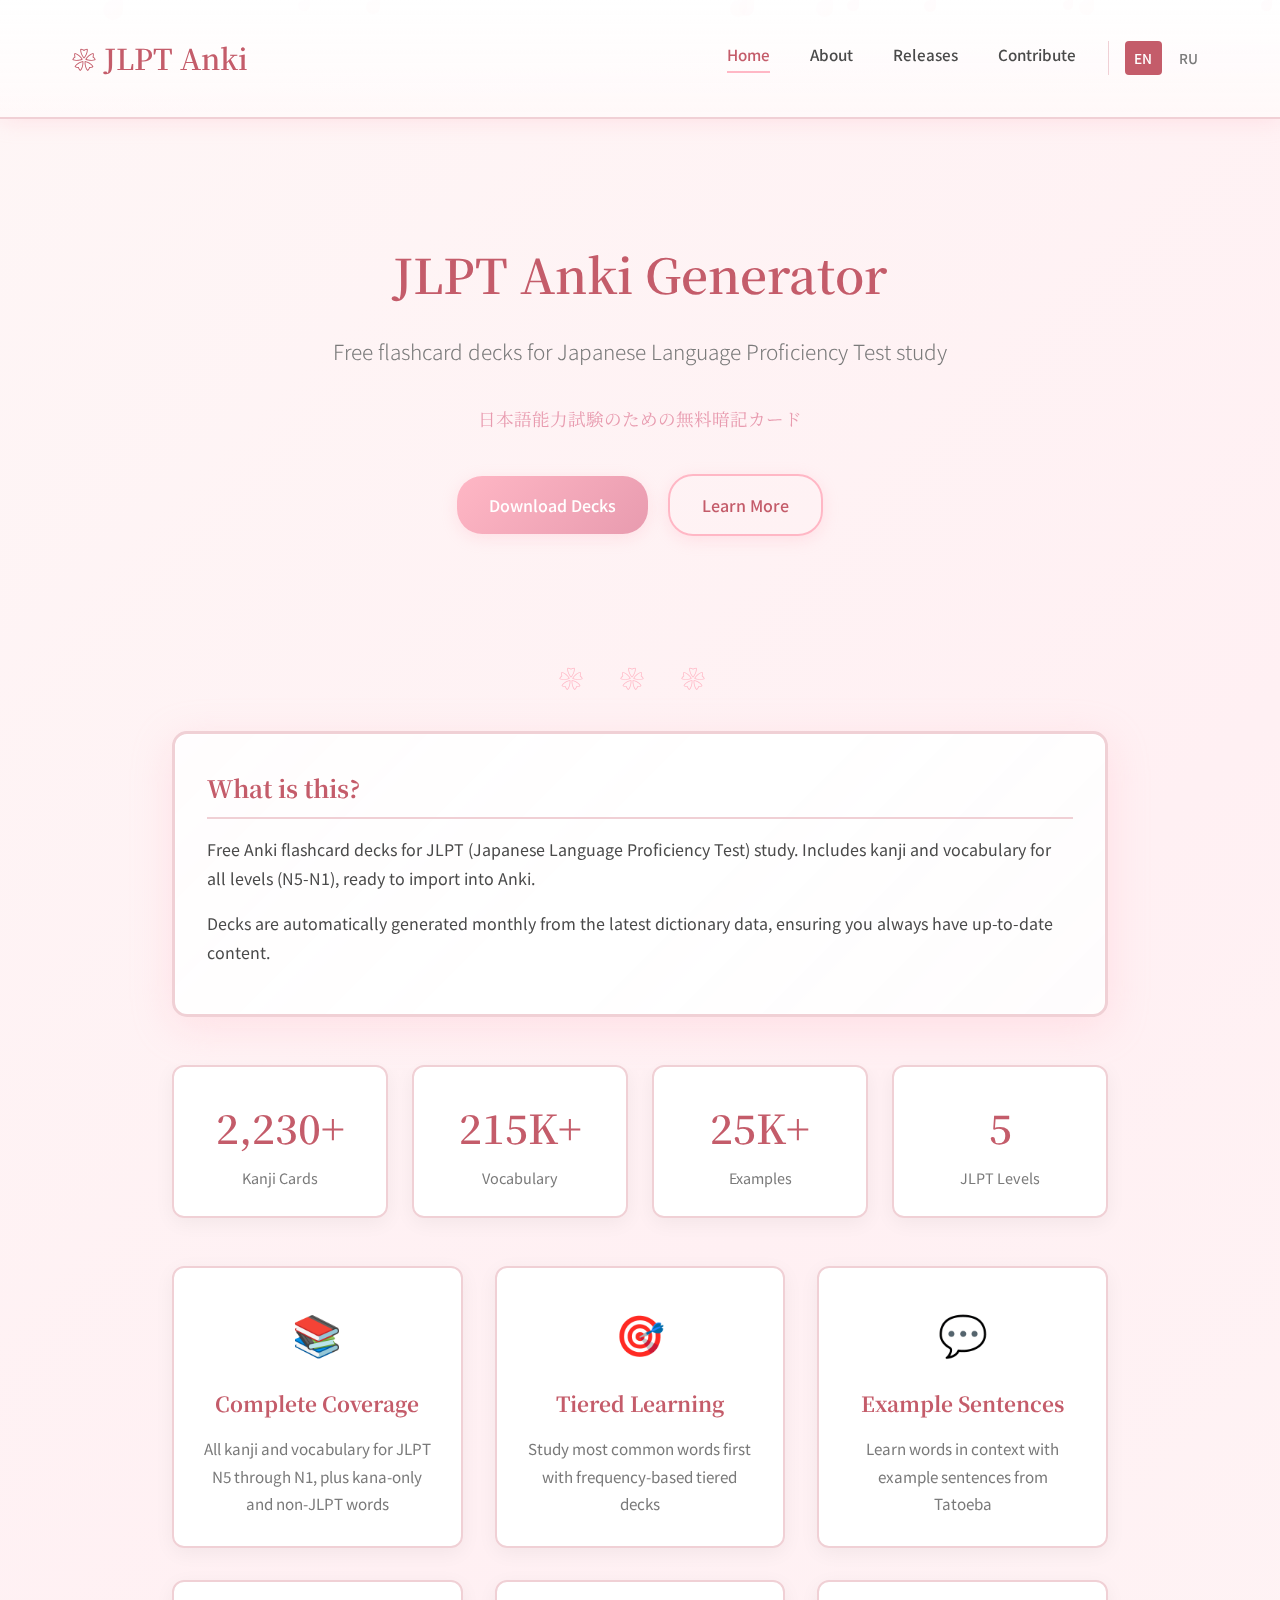
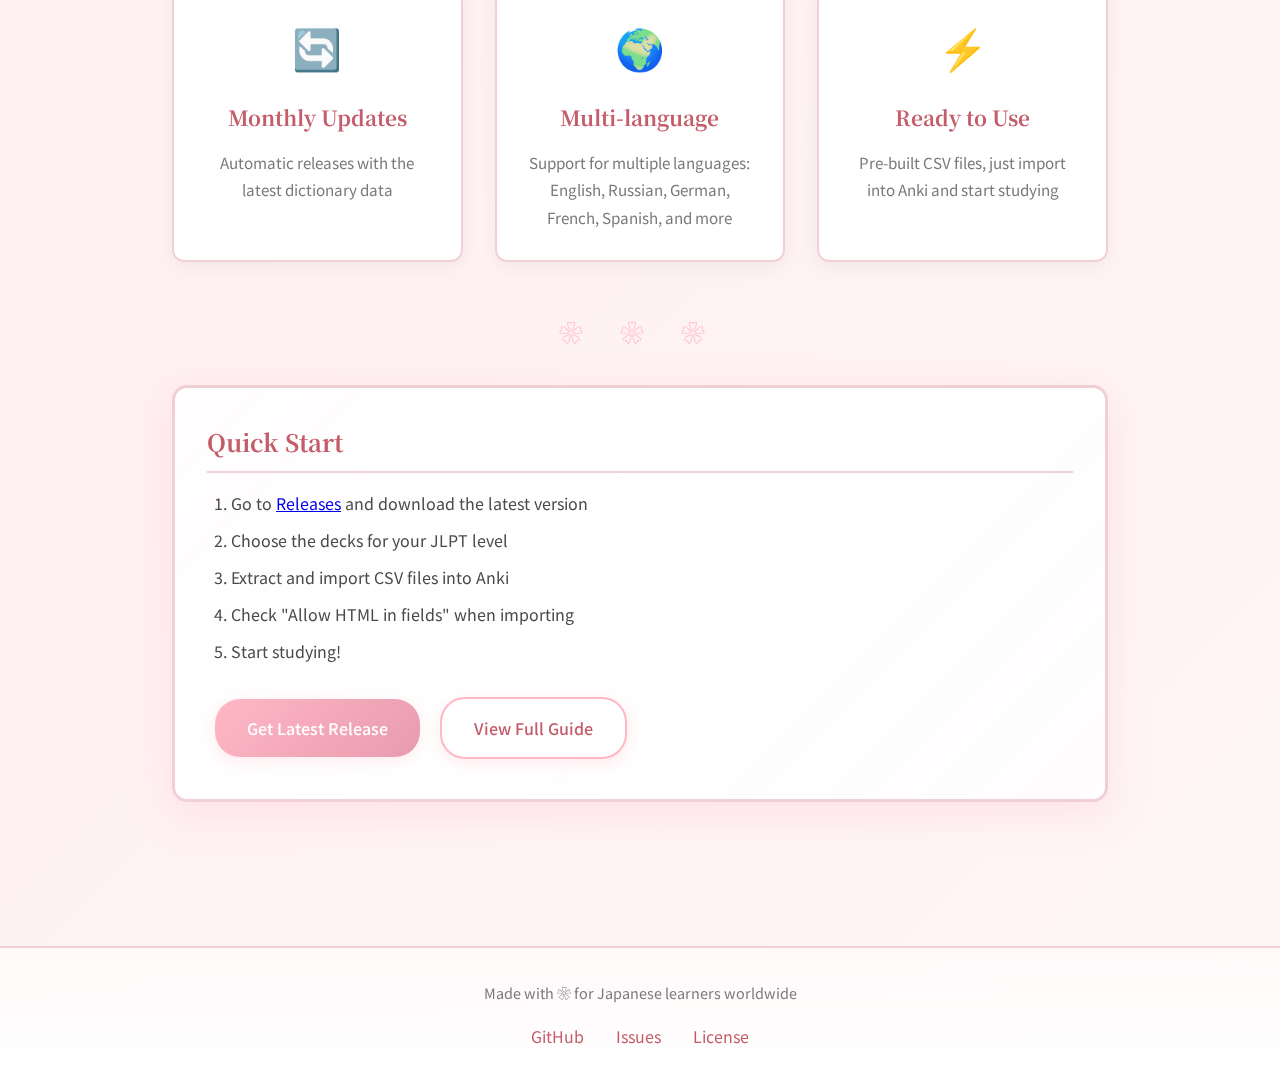
<file: docs/index.html>
<!DOCTYPE html>
<html lang="en">
<head>
  <meta charset="UTF-8">
  <meta name="viewport" content="width=device-width, initial-scale=1.0">
  <title>JLPT Anki Generator - Free Japanese Study Decks</title>
  <meta name="description" content="Free Anki flashcard decks for JLPT (N5-N1) study. Kanji and vocabulary with examples.">
  <style>
    body {
      font-family: -apple-system, BlinkMacSystemFont, 'Segoe UI', Roboto, sans-serif;
      display: flex;
      justify-content: center;
      align-items: center;
      min-height: 100vh;
      margin: 0;
      background: linear-gradient(135deg, #fef6f6 0%, #fff0f3 50%, #fef6f6 100%);
    }
    .container {
      text-align: center;
      padding: 2rem;
    }
    h1 {
      color: #c45c6a;
      margin-bottom: 0.5rem;
    }
    .subtitle {
      color: #7a7a7a;
      margin-bottom: 2rem;
    }
    .lang-options {
      display: flex;
      gap: 1rem;
      justify-content: center;
      margin-top: 2rem;
    }
    .lang-btn {
      display: inline-block;
      padding: 1rem 2rem;
      background: linear-gradient(135deg, #ffb7c5 0%, #e89baf 100%);
      color: white;
      text-decoration: none;
      border-radius: 25px;
      font-weight: 500;
      transition: transform 0.3s ease;
    }
    .lang-btn:hover {
      transform: translateY(-2px);
    }
    .loading {
      color: #7a7a7a;
      margin-top: 1rem;
    }
  </style>
  <script>
    // Auto-detect and redirect
    (function() {
      // Check stored preference
      const stored = localStorage.getItem('preferred-language');
      if (stored) {
        window.location.replace('./' + stored + '/index.html');
        return;
      }
      
      // Detect from browser language
      const browserLang = navigator.language || navigator.userLanguage;
      if (browserLang && browserLang.toLowerCase().startsWith('ru')) {
        window.location.replace('./ru/index.html');
      } else {
        window.location.replace('./en/index.html');
      }
    })();
  </script>
</head>
<body>
  <div class="container">
    <h1>JLPT Anki Generator</h1>
    <p class="subtitle">Redirecting...</p>
    <p class="loading">Please select your language:</p>
    <div class="lang-options">
      <a href="./en/index.html" class="lang-btn">English</a>
      <a href="./ru/index.html" class="lang-btn">Русский</a>
    </div>
  </div>
</body>
</html>
</file>
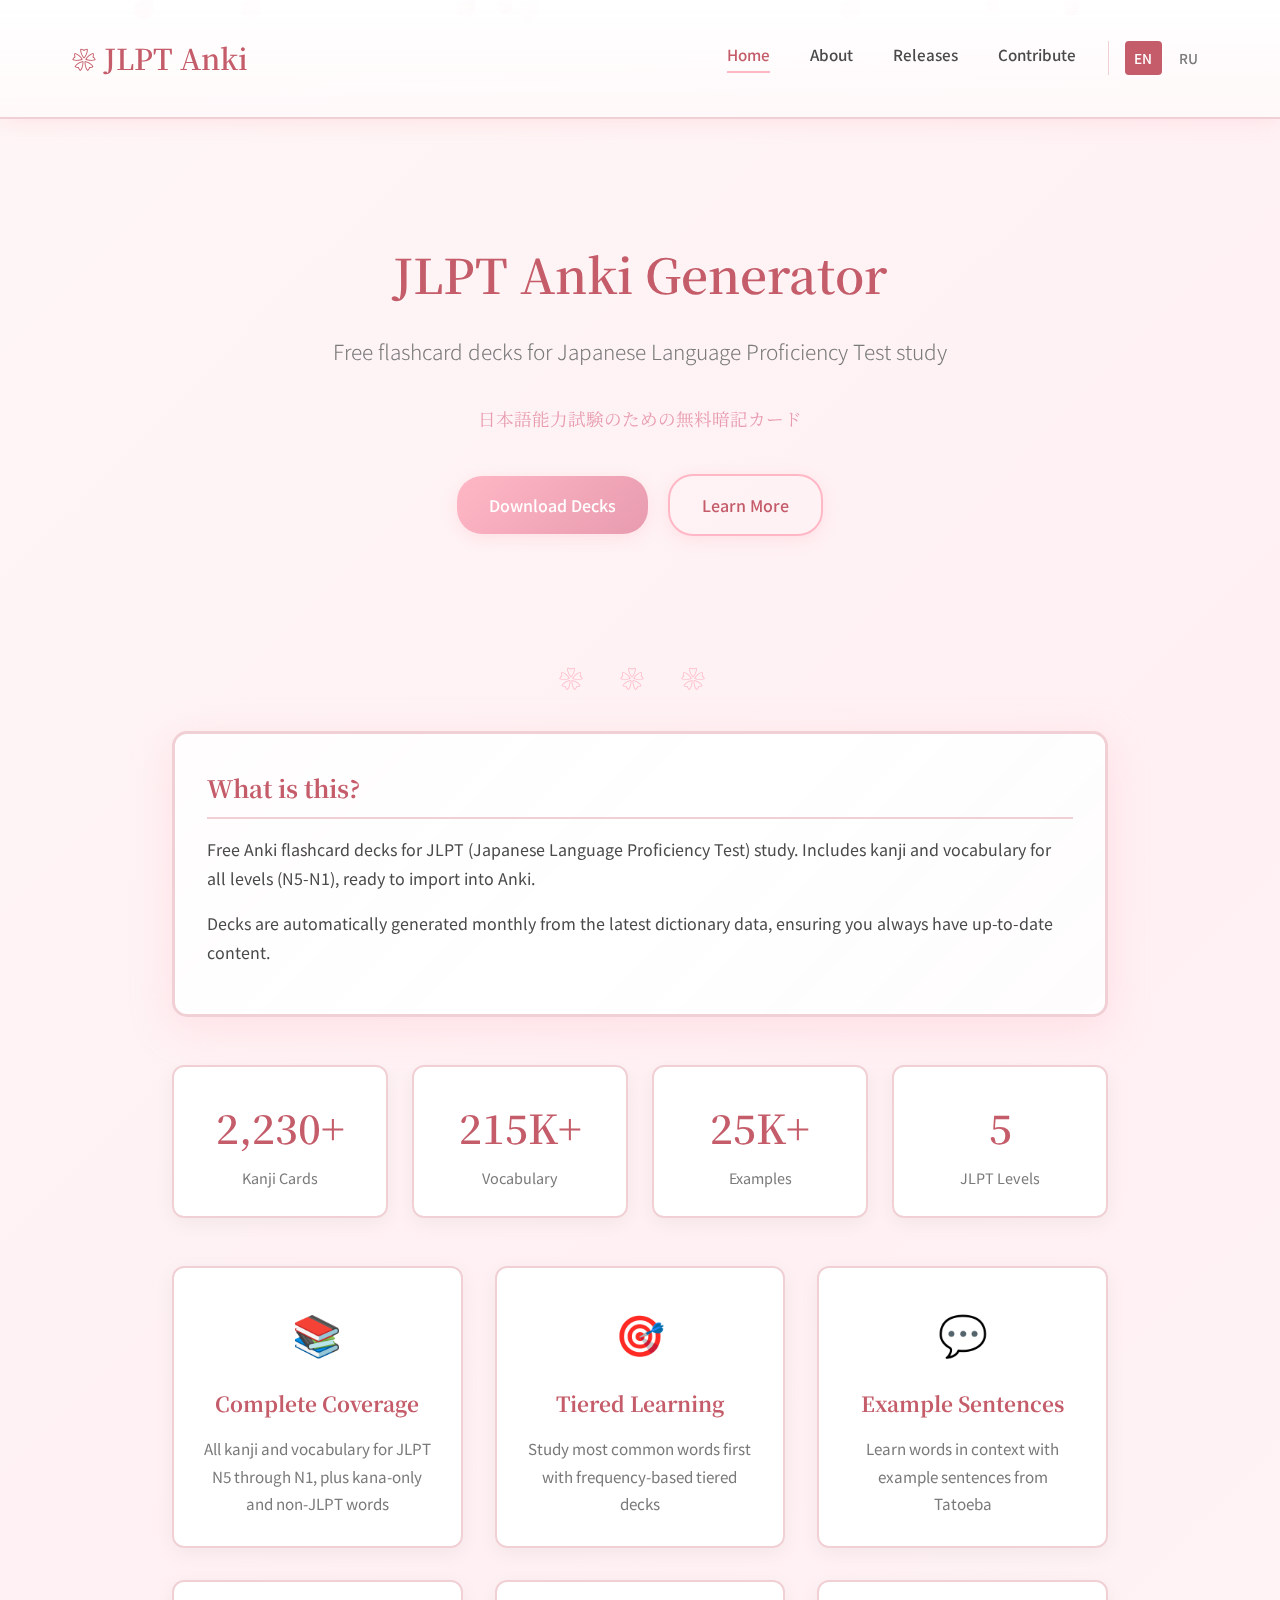
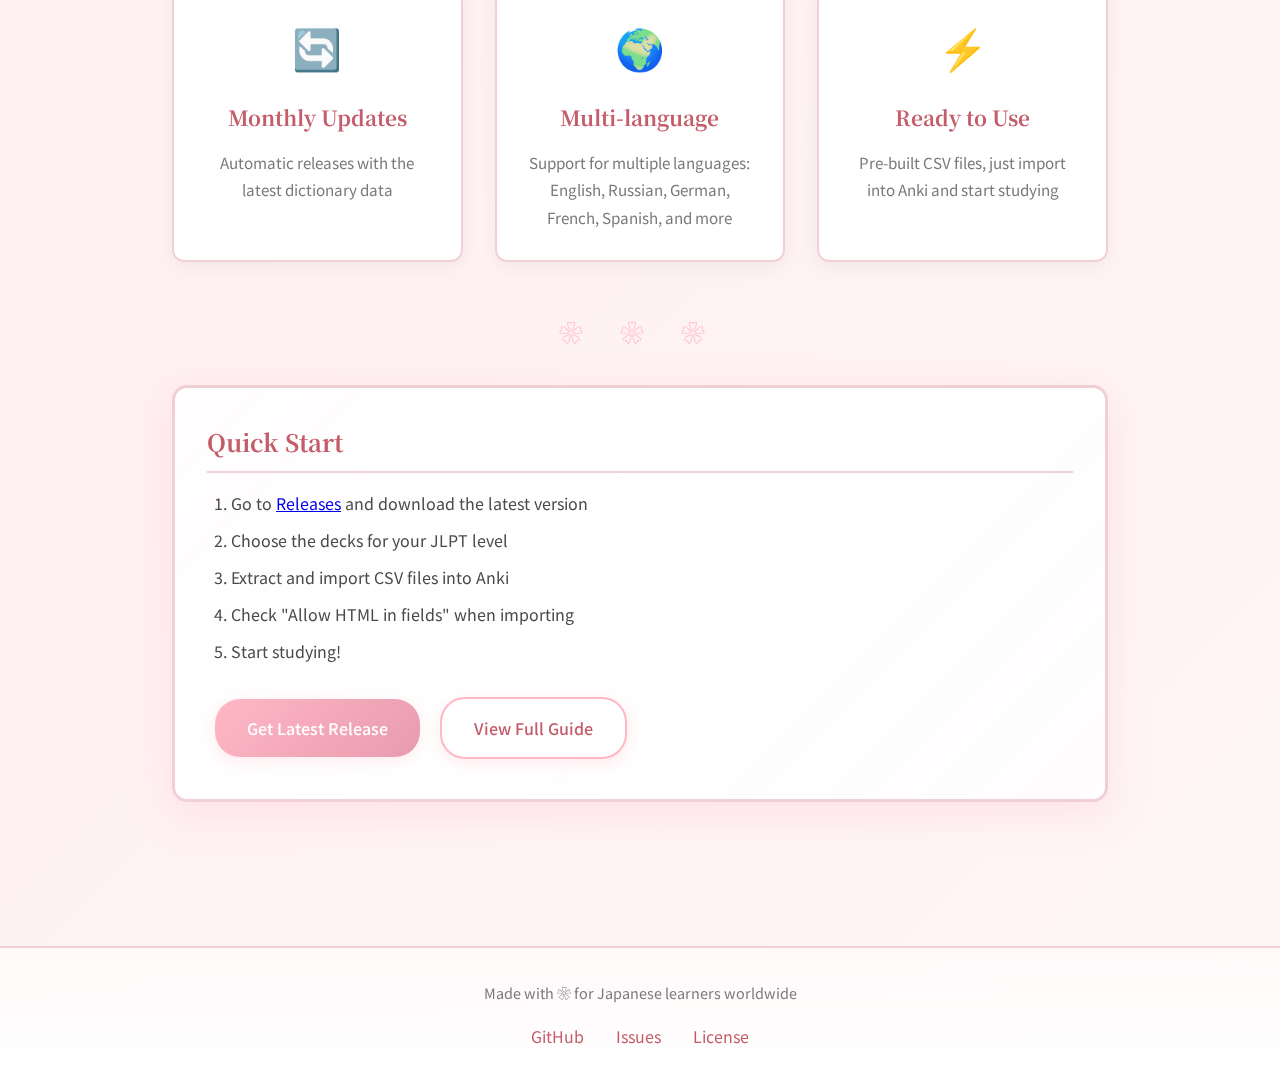
<file: docs/en/index.html>
<!DOCTYPE html>
<html lang="en">
<head>
  <meta charset="UTF-8">
  <meta name="viewport" content="width=device-width, initial-scale=1.0">
  <title>JLPT Anki Generator - Free Japanese Study Decks</title>
  <meta name="description" content="Free Anki flashcard decks for JLPT (N5-N1) study. Kanji and vocabulary with examples.">
  <link rel="stylesheet" href="../assets/css/style.css">
</head>
<body>
  <header>
    <div class="header-content">
      <a href="index.html" class="logo">JLPT Anki</a>
      <div class="nav-wrapper">
        <nav>
        <ul>
          <li><a href="index.html" class="active">Home</a></li>
          <li><a href="about.html">About</a></li>
          <li><a href="releases.html">Releases</a></li>
          <li><a href="contribute.html">Contribute</a></li>
        </ul>
      </nav>
        <div class="lang-switcher">
          <a href="index.html" class="active" title="English">EN</a>
          <a href="../ru/index.html" title="Русский">RU</a>
        </div>
      </div>
    </div>
  </header>

  <main>
    <section class="hero">
      <h1>JLPT Anki Generator</h1>
      <p class="subtitle">Free flashcard decks for Japanese Language Proficiency Test study</p>
      <p class="jp-text">日本語能力試験のための無料暗記カード</p>
      <div style="margin-top: 2rem;">
        <a href="https://github.com/vitaliibekshnev/jlpt_anki/releases" class="btn">Download Decks</a>
        <a href="about.html" class="btn btn-secondary">Learn More</a>
      </div>
    </section>

    <div class="decoration">❀ ❀ ❀</div>

    <section class="vn-box">
      <h2>What is this?</h2>
      <p>Free Anki flashcard decks for JLPT (Japanese Language Proficiency Test) study. Includes kanji and vocabulary for all levels (N5-N1), ready to import into Anki.</p>
      <p>Decks are automatically generated monthly from the latest dictionary data, ensuring you always have up-to-date content.</p>
    </section>

    <section class="stats">
      <div class="stat-item">
        <span class="stat-number">2,230+</span>
        <span class="stat-label">Kanji Cards</span>
      </div>
      <div class="stat-item">
        <span class="stat-number">215K+</span>
        <span class="stat-label">Vocabulary</span>
      </div>
      <div class="stat-item">
        <span class="stat-number">25K+</span>
        <span class="stat-label">Examples</span>
      </div>
      <div class="stat-item">
        <span class="stat-number">5</span>
        <span class="stat-label">JLPT Levels</span>
      </div>
    </section>

    <section class="features">
      <div class="feature-card">
        <div class="feature-icon">📚</div>
        <h3>Complete Coverage</h3>
        <p>All kanji and vocabulary for JLPT N5 through N1, plus kana-only and non-JLPT words</p>
      </div>
      <div class="feature-card">
        <div class="feature-icon">🎯</div>
        <h3>Tiered Learning</h3>
        <p>Study most common words first with frequency-based tiered decks</p>
      </div>
      <div class="feature-card">
        <div class="feature-icon">💬</div>
        <h3>Example Sentences</h3>
        <p>Learn words in context with example sentences from Tatoeba</p>
      </div>
      <div class="feature-card">
        <div class="feature-icon">🔄</div>
        <h3>Monthly Updates</h3>
        <p>Automatic releases with the latest dictionary data</p>
      </div>
      <div class="feature-card">
        <div class="feature-icon">🌍</div>
        <h3>Multi-language</h3>
        <p>Support for multiple languages: English, Russian, German, French, Spanish, and more</p>
      </div>
      <div class="feature-card">
        <div class="feature-icon">⚡</div>
        <h3>Ready to Use</h3>
        <p>Pre-built CSV files, just import into Anki and start studying</p>
      </div>
    </section>

    <div class="decoration">❀ ❀ ❀</div>

    <section class="vn-box">
      <h2>Quick Start</h2>
      <ol>
        <li>Go to <a href="releases.html">Releases</a> and download the latest version</li>
        <li>Choose the decks for your JLPT level</li>
        <li>Extract and import CSV files into Anki</li>
        <li>Check "Allow HTML in fields" when importing</li>
        <li>Start studying!</li>
      </ol>
      <div style="margin-top: 1.5rem;">
        <a href="https://github.com/vitaliibekshnev/jlpt_anki/releases/latest" class="btn">Get Latest Release</a>
        <a href="about.html" class="btn btn-secondary">View Full Guide</a>
      </div>
    </section>
  </main>

  <footer>
    <div class="footer-content">
      <p class="footer-text">Made with ❀ for Japanese learners worldwide</p>
      <div class="footer-links">
        <a href="https://github.com/vitaliibekshnev/jlpt_anki">GitHub</a>
        <a href="https://github.com/vitaliibekshnev/jlpt_anki/issues">Issues</a>
        <a href="https://github.com/vitaliibekshnev/jlpt_anki/blob/main/LICENSE">License</a>
      </div>
    </div>
  </footer>

  <script src="../assets/js/sakura.js"></script>
</body>
</html>
</file>
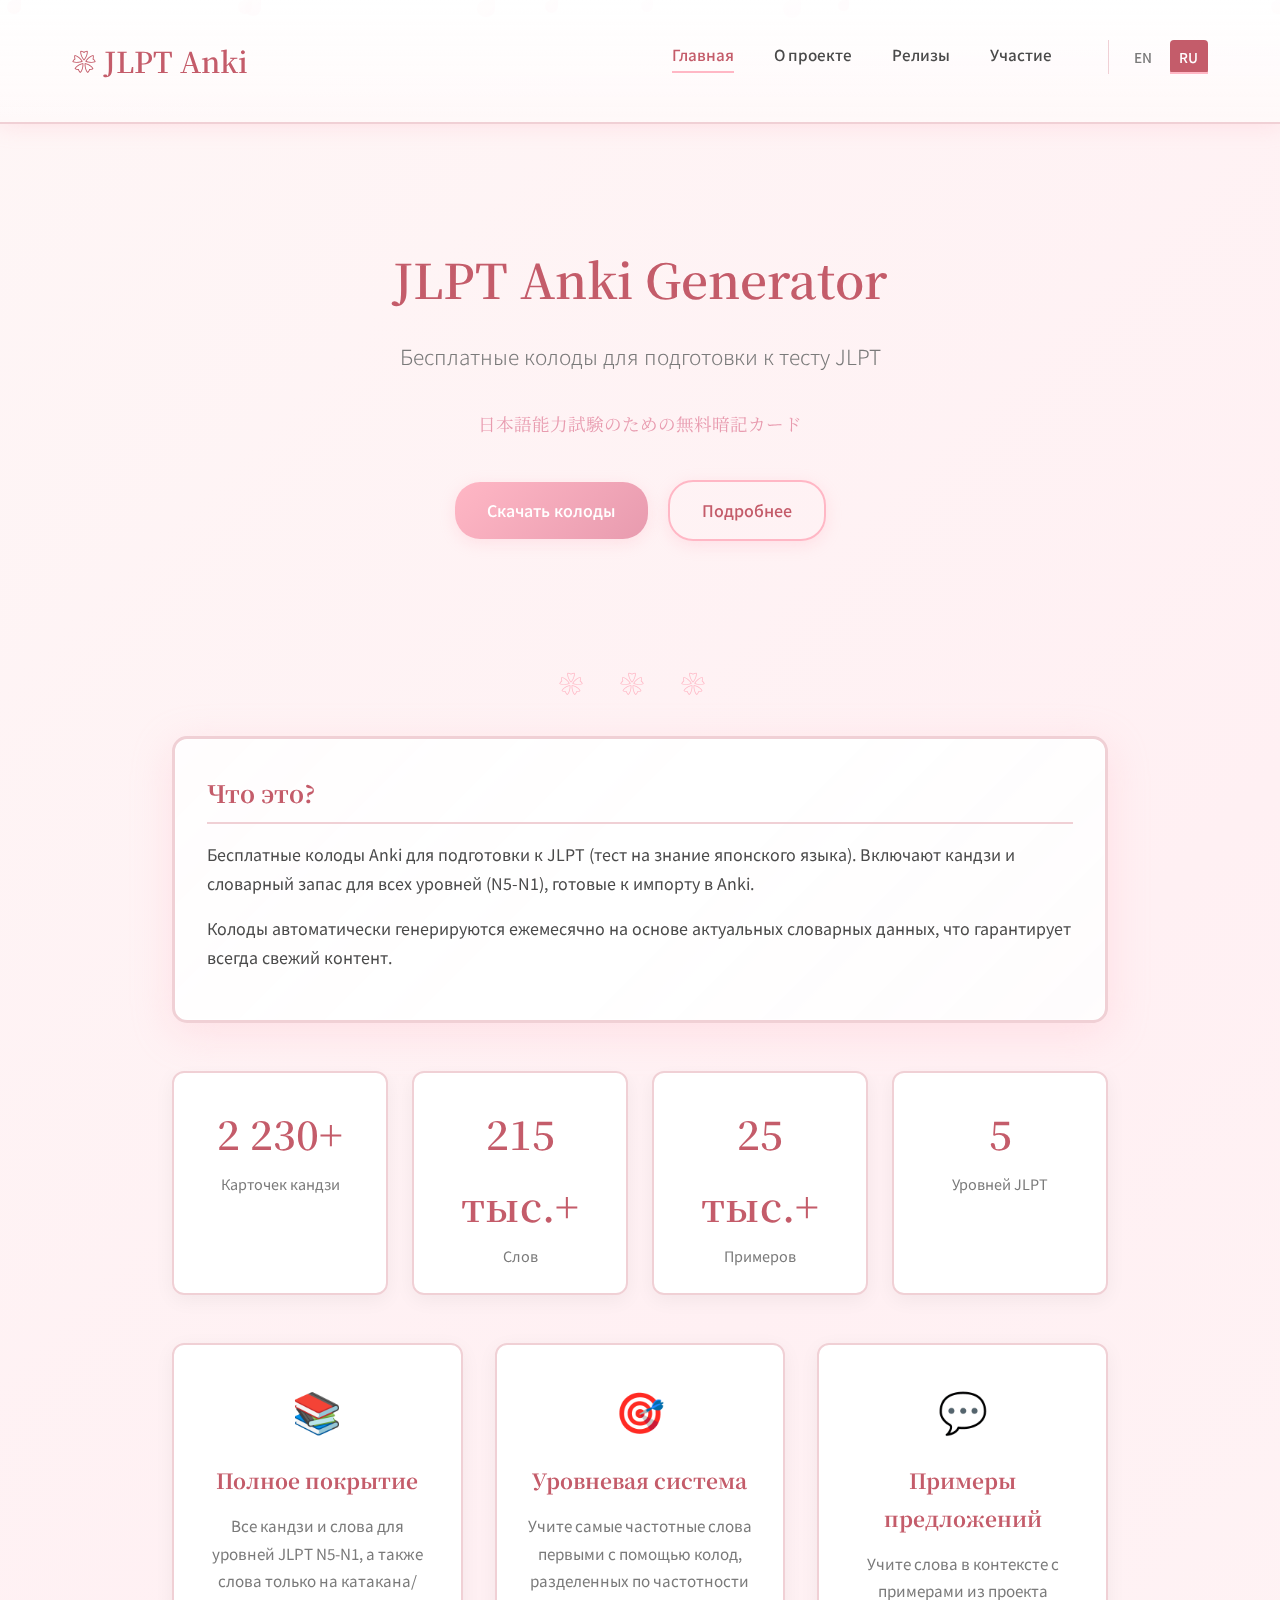
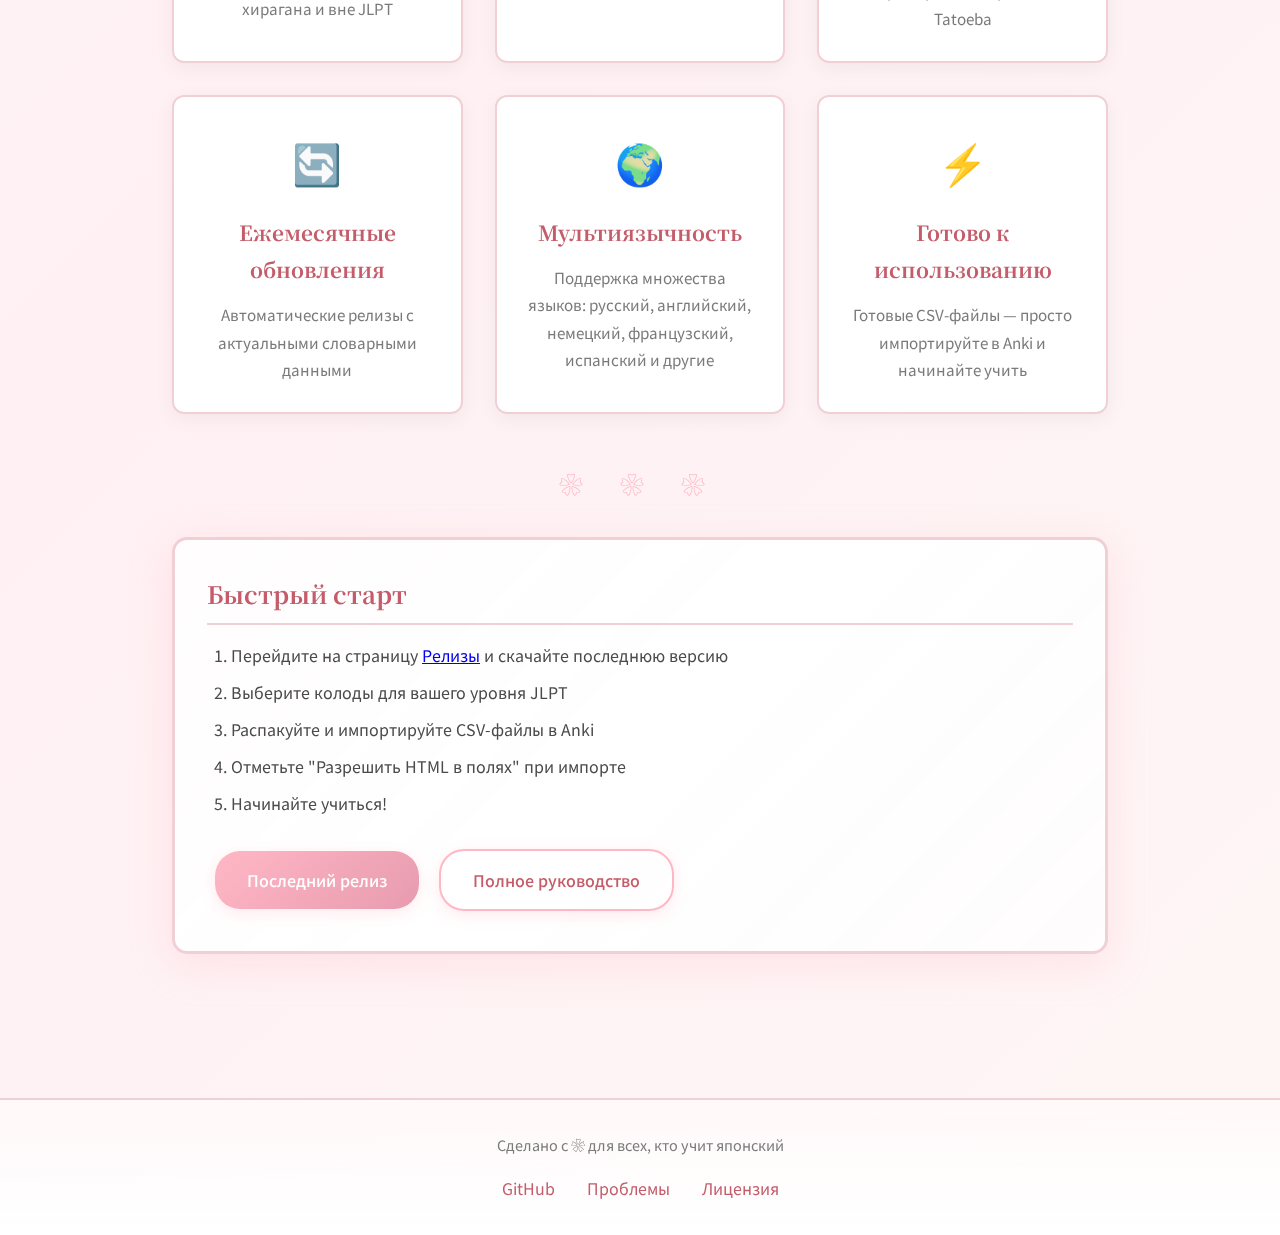
<file: docs/ru/index.html>
<!DOCTYPE html>
<html lang="ru">
<head>
  <meta charset="UTF-8">
  <meta name="viewport" content="width=device-width, initial-scale=1.0">
  <title>JLPT Anki Generator - Бесплатные колоды для изучения японского</title>
  <meta name="description" content="Бесплатные колоды Anki для подготовки к JLPT (N5-N1). Кандзи и словарный запас с примерами.">
  <link rel="stylesheet" href="../assets/css/style.css">
</head>
<body>
  <header>
    <div class="header-content">
      <a href="index.html" class="logo">JLPT Anki</a>
      <nav>
        <ul>
          <li><a href="index.html" class="active">Главная</a></li>
          <li><a href="about.html">О проекте</a></li>
          <li><a href="releases.html">Релизы</a></li>
          <li><a href="contribute.html">Участие</a></li>
          <li class="lang-switcher">
            <a href="../en/index.html" title="English">EN</a>
            <a href="index.html" class="active" title="Русский">RU</a>
          </li>
        </ul>
      </nav>
    </div>
  </header>

  <main>
    <section class="hero">
      <h1>JLPT Anki Generator</h1>
      <p class="subtitle">Бесплатные колоды для подготовки к тесту JLPT</p>
      <p class="jp-text">日本語能力試験のための無料暗記カード</p>
      <div style="margin-top: 2rem;">
        <a href="https://github.com/vitalii-bekshnev/jlpt-anki-decks/releases" class="btn">Скачать колоды</a>
        <a href="about.html" class="btn btn-secondary">Подробнее</a>
      </div>
    </section>

    <div class="decoration">❀ ❀ ❀</div>

    <section class="vn-box">
      <h2>Что это?</h2>
      <p>Бесплатные колоды Anki для подготовки к JLPT (тест на знание японского языка). Включают кандзи и словарный запас для всех уровней (N5-N1), готовые к импорту в Anki.</p>
      <p>Колоды автоматически генерируются ежемесячно на основе актуальных словарных данных, что гарантирует всегда свежий контент.</p>
    </section>

    <section class="stats">
      <div class="stat-item">
        <span class="stat-number">2 230+</span>
        <span class="stat-label">Карточек кандзи</span>
      </div>
      <div class="stat-item">
        <span class="stat-number">215 тыс.+</span>
        <span class="stat-label">Слов</span>
      </div>
      <div class="stat-item">
        <span class="stat-number">25 тыс.+</span>
        <span class="stat-label">Примеров</span>
      </div>
      <div class="stat-item">
        <span class="stat-number">5</span>
        <span class="stat-label">Уровней JLPT</span>
      </div>
    </section>

    <section class="features">
      <div class="feature-card">
        <div class="feature-icon">📚</div>
        <h3>Полное покрытие</h3>
        <p>Все кандзи и слова для уровней JLPT N5-N1, а также слова только на катакана/хирагана и вне JLPT</p>
      </div>
      <div class="feature-card">
        <div class="feature-icon">🎯</div>
        <h3>Уровневая система</h3>
        <p>Учите самые частотные слова первыми с помощью колод, разделенных по частотности</p>
      </div>
      <div class="feature-card">
        <div class="feature-icon">💬</div>
        <h3>Примеры предложений</h3>
        <p>Учите слова в контексте с примерами из проекта Tatoeba</p>
      </div>
      <div class="feature-card">
        <div class="feature-icon">🔄</div>
        <h3>Ежемесячные обновления</h3>
        <p>Автоматические релизы с актуальными словарными данными</p>
      </div>
      <div class="feature-card">
        <div class="feature-icon">🌍</div>
        <h3>Мультиязычность</h3>
        <p>Поддержка множества языков: русский, английский, немецкий, французский, испанский и другие</p>
      </div>
      <div class="feature-card">
        <div class="feature-icon">⚡</div>
        <h3>Готово к использованию</h3>
        <p>Готовые CSV-файлы — просто импортируйте в Anki и начинайте учить</p>
      </div>
    </section>

    <div class="decoration">❀ ❀ ❀</div>

    <section class="vn-box">
      <h2>Быстрый старт</h2>
      <ol>
        <li>Перейдите на страницу <a href="releases.html">Релизы</a> и скачайте последнюю версию</li>
        <li>Выберите колоды для вашего уровня JLPT</li>
        <li>Распакуйте и импортируйте CSV-файлы в Anki</li>
        <li>Отметьте "Разрешить HTML в полях" при импорте</li>
        <li>Начинайте учиться!</li>
      </ol>
      <div style="margin-top: 1.5rem;">
        <a href="https://github.com/vitalii-bekshnev/jlpt-anki-decks/releases/latest" class="btn">Последний релиз</a>
        <a href="about.html" class="btn btn-secondary">Полное руководство</a>
      </div>
    </section>
  </main>

  <footer>
    <div class="footer-content">
      <p class="footer-text">Сделано с ❀ для всех, кто учит японский</p>
      <div class="footer-links">
        <a href="https://github.com/vitalii-bekshnev/jlpt-anki-decks">GitHub</a>
        <a href="https://github.com/vitalii-bekshnev/jlpt-anki-decks/issues">Проблемы</a>
        <a href="https://github.com/vitalii-bekshnev/jlpt-anki-decks/blob/main/LICENSE">Лицензия</a>
      </div>
    </div>
  </footer>

  <script src="../assets/js/sakura.js"></script>
</body>
</html>
</file>
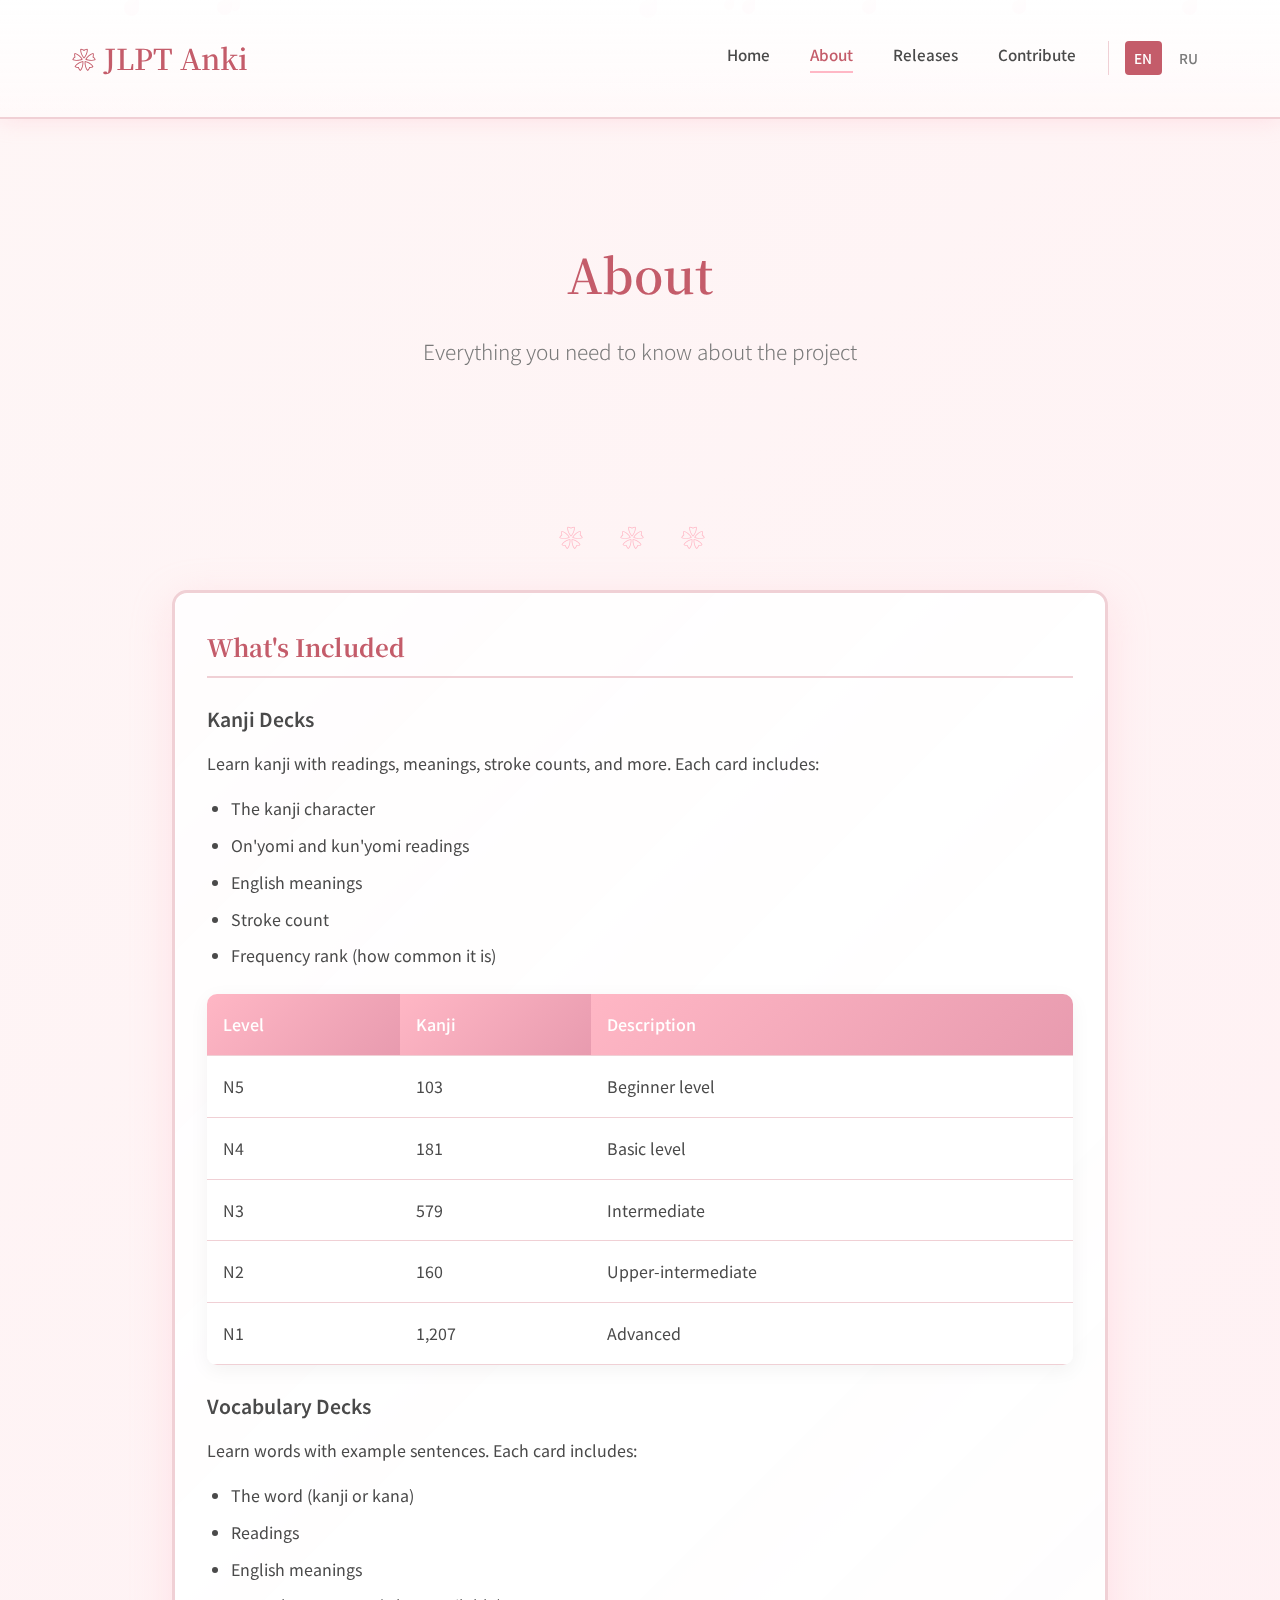
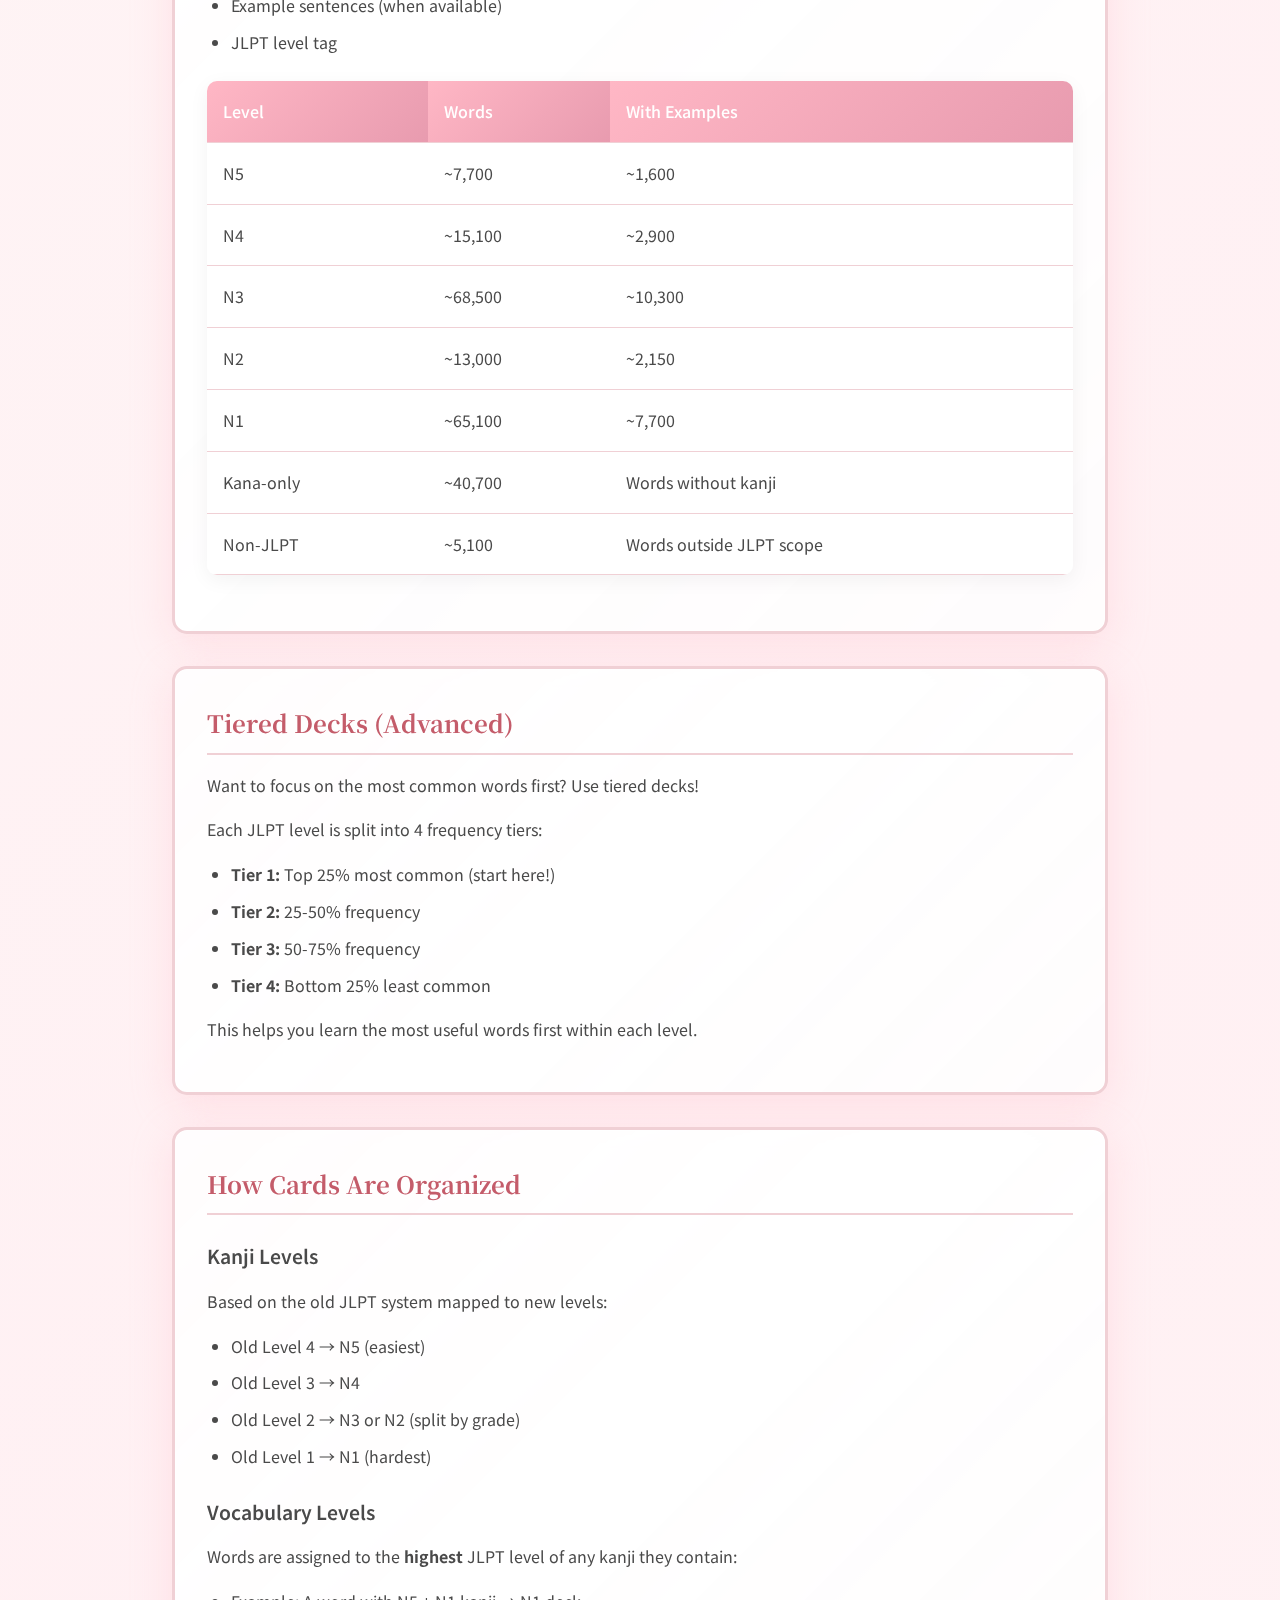
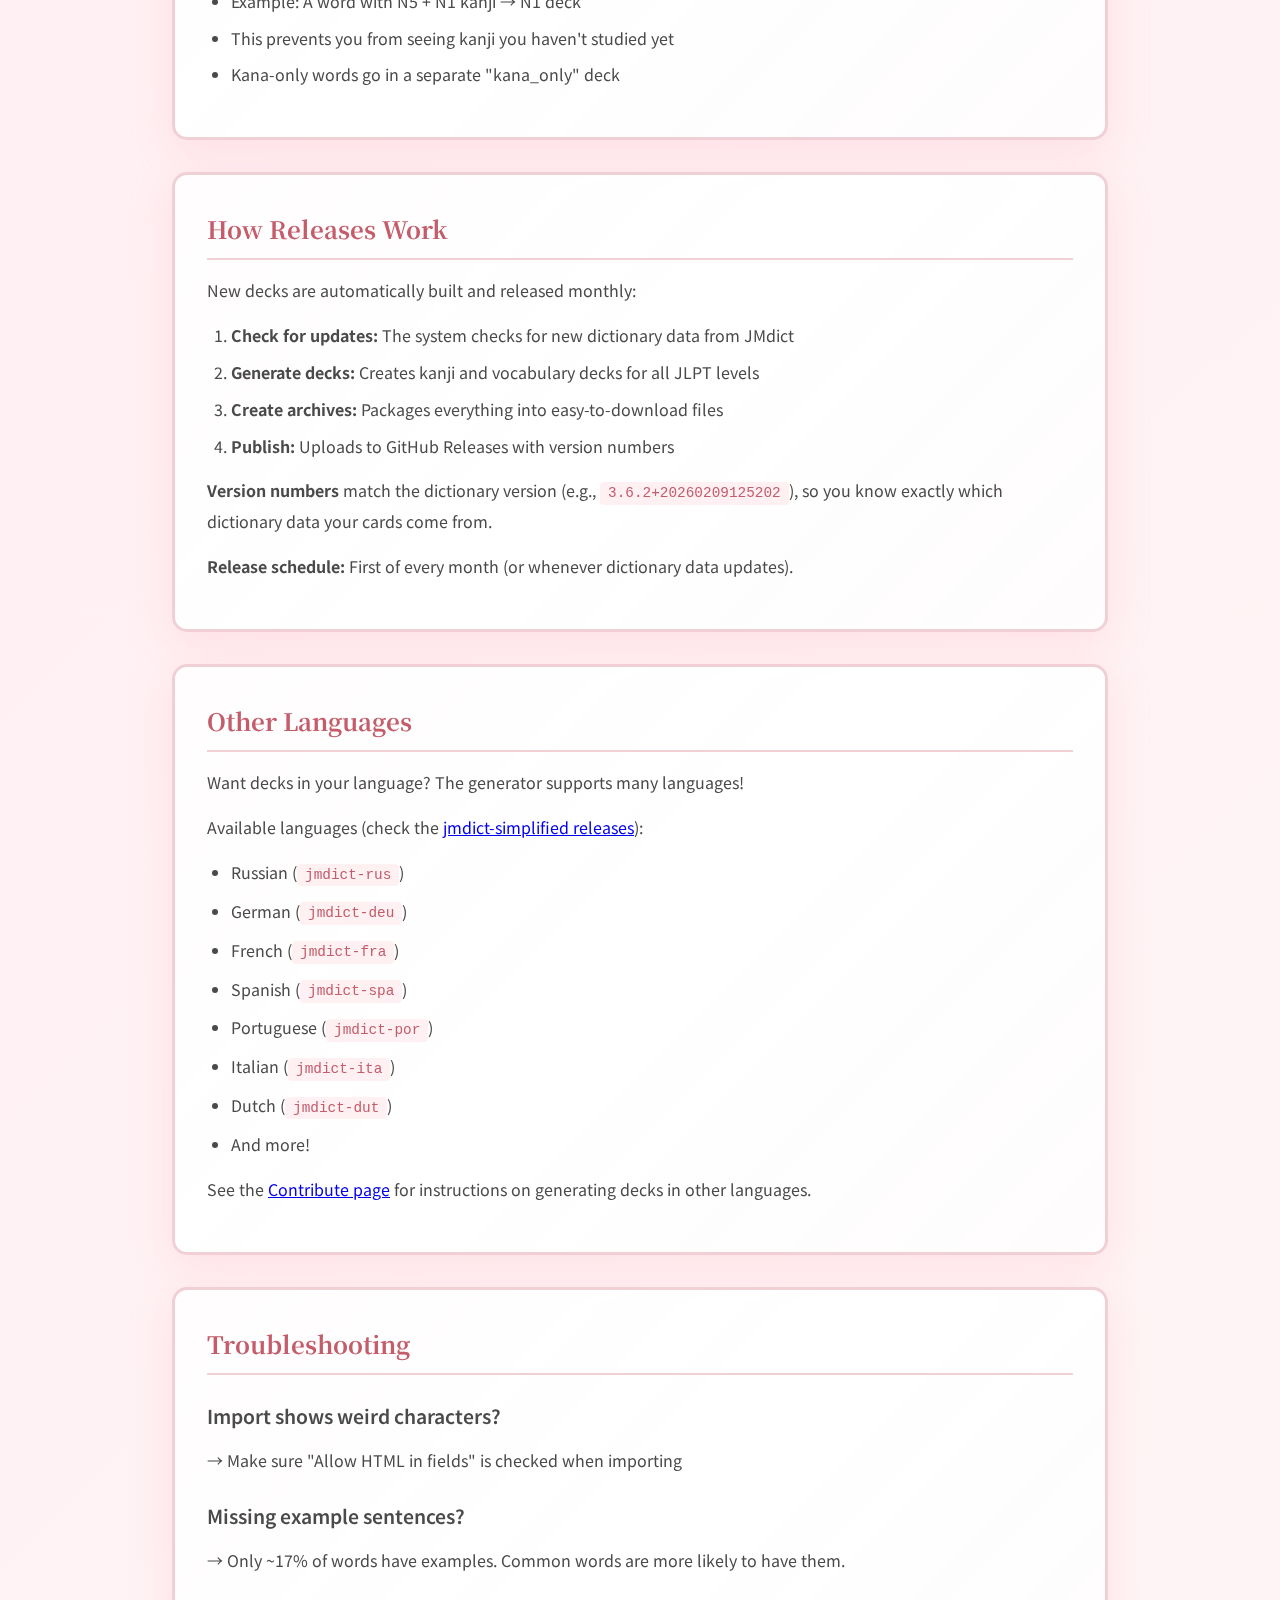
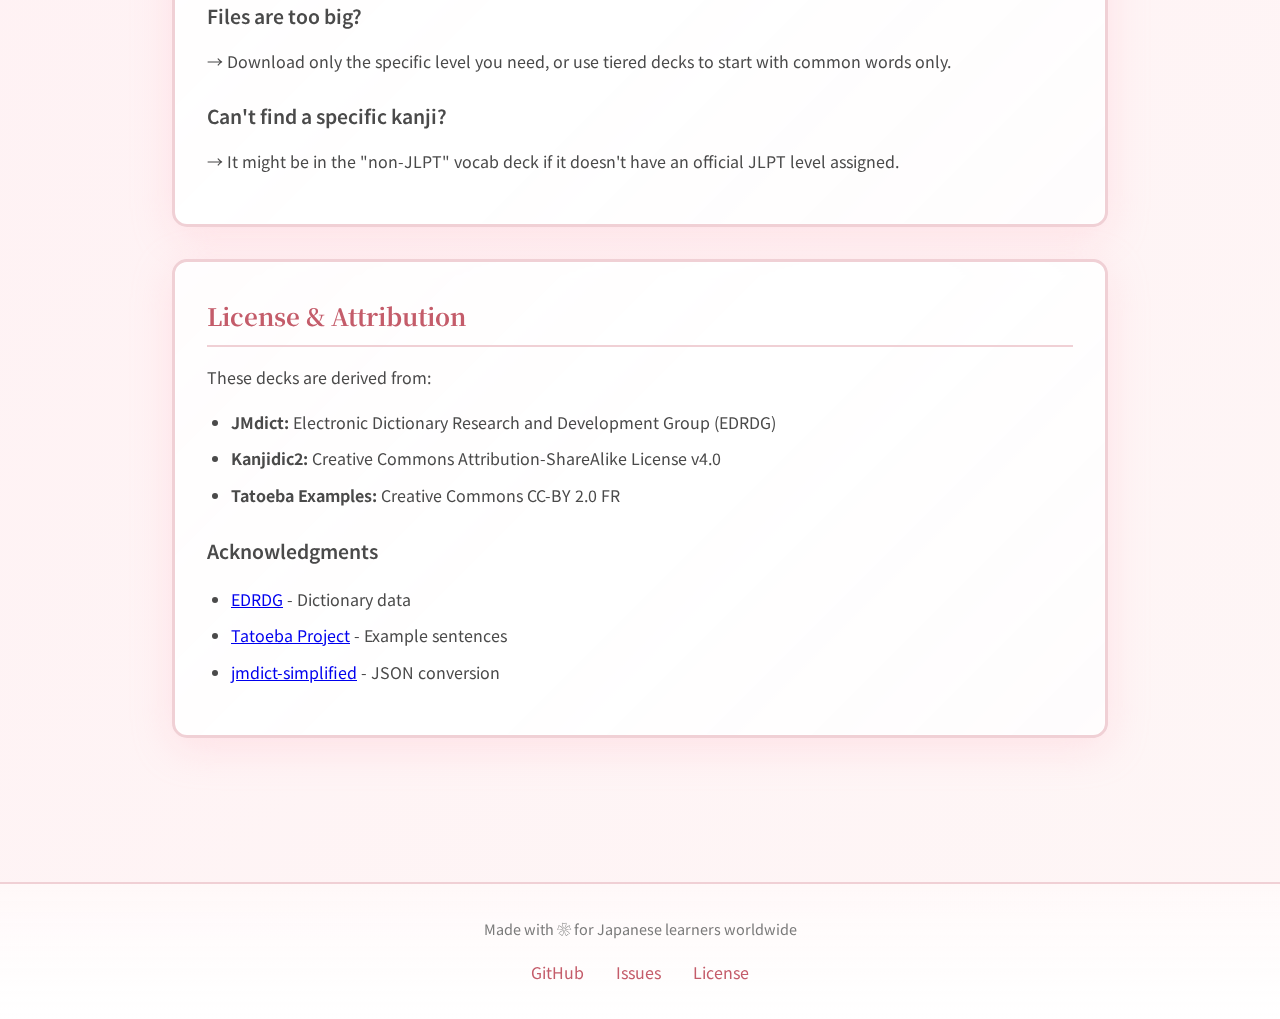
<file: docs/en/about.html>
<!DOCTYPE html>
<html lang="en">
<head>
  <meta charset="UTF-8">
  <meta name="viewport" content="width=device-width, initial-scale=1.0">
  <title>About - JLPT Anki Generator</title>
  <meta name="description" content="Detailed information about JLPT Anki Generator, deck types, features, and usage guide.">
  <link rel="stylesheet" href="../assets/css/style.css">
</head>
<body>
  <header>
    <div class="header-content">
      <a href="index.html" class="logo">JLPT Anki</a>
      <div class="nav-wrapper">
        <nav>
        <ul>
          <li><a href="index.html">Home</a></li>
          <li><a href="about.html" class="active">About</a></li>
          <li><a href="releases.html">Releases</a></li>
          <li><a href="contribute.html">Contribute</a></li>
        </ul>
      </nav>
        <div class="lang-switcher">
          <a href="about.html" class="active" title="English">EN</a>
          <a href="../ru/about.html" title="Русский">RU</a>
        </div>
      </div>
    </div>
  </header>

  <main>
    <section class="hero">
      <h1>About</h1>
      <p class="subtitle">Everything you need to know about the project</p>
    </section>

    <div class="decoration">❀ ❀ ❀</div>

    <section class="vn-box">
      <h2>What's Included</h2>
      
      <h3>Kanji Decks</h3>
      <p>Learn kanji with readings, meanings, stroke counts, and more. Each card includes:</p>
      <ul>
        <li>The kanji character</li>
        <li>On'yomi and kun'yomi readings</li>
        <li>English meanings</li>
        <li>Stroke count</li>
        <li>Frequency rank (how common it is)</li>
      </ul>

      <table>
        <thead>
          <tr>
            <th>Level</th>
            <th>Kanji</th>
            <th>Description</th>
          </tr>
        </thead>
        <tbody>
          <tr>
            <td>N5</td>
            <td>103</td>
            <td>Beginner level</td>
          </tr>
          <tr>
            <td>N4</td>
            <td>181</td>
            <td>Basic level</td>
          </tr>
          <tr>
            <td>N3</td>
            <td>579</td>
            <td>Intermediate</td>
          </tr>
          <tr>
            <td>N2</td>
            <td>160</td>
            <td>Upper-intermediate</td>
          </tr>
          <tr>
            <td>N1</td>
            <td>1,207</td>
            <td>Advanced</td>
          </tr>
        </tbody>
      </table>

      <h3>Vocabulary Decks</h3>
      <p>Learn words with example sentences. Each card includes:</p>
      <ul>
        <li>The word (kanji or kana)</li>
        <li>Readings</li>
        <li>English meanings</li>
        <li>Example sentences (when available)</li>
        <li>JLPT level tag</li>
      </ul>

      <table>
        <thead>
          <tr>
            <th>Level</th>
            <th>Words</th>
            <th>With Examples</th>
          </tr>
        </thead>
        <tbody>
          <tr>
            <td>N5</td>
            <td>~7,700</td>
            <td>~1,600</td>
          </tr>
          <tr>
            <td>N4</td>
            <td>~15,100</td>
            <td>~2,900</td>
          </tr>
          <tr>
            <td>N3</td>
            <td>~68,500</td>
            <td>~10,300</td>
          </tr>
          <tr>
            <td>N2</td>
            <td>~13,000</td>
            <td>~2,150</td>
          </tr>
          <tr>
            <td>N1</td>
            <td>~65,100</td>
            <td>~7,700</td>
          </tr>
          <tr>
            <td>Kana-only</td>
            <td>~40,700</td>
            <td>Words without kanji</td>
          </tr>
          <tr>
            <td>Non-JLPT</td>
            <td>~5,100</td>
            <td>Words outside JLPT scope</td>
          </tr>
        </tbody>
      </table>
    </section>

    <section class="vn-box">
      <h2>Tiered Decks (Advanced)</h2>
      <p>Want to focus on the most common words first? Use tiered decks!</p>
      <p>Each JLPT level is split into 4 frequency tiers:</p>
      <ul>
        <li><strong>Tier 1:</strong> Top 25% most common (start here!)</li>
        <li><strong>Tier 2:</strong> 25-50% frequency</li>
        <li><strong>Tier 3:</strong> 50-75% frequency</li>
        <li><strong>Tier 4:</strong> Bottom 25% least common</li>
      </ul>
      <p>This helps you learn the most useful words first within each level.</p>
    </section>

    <section class="vn-box">
      <h2>How Cards Are Organized</h2>
      
      <h3>Kanji Levels</h3>
      <p>Based on the old JLPT system mapped to new levels:</p>
      <ul>
        <li>Old Level 4 → N5 (easiest)</li>
        <li>Old Level 3 → N4</li>
        <li>Old Level 2 → N3 or N2 (split by grade)</li>
        <li>Old Level 1 → N1 (hardest)</li>
      </ul>

      <h3>Vocabulary Levels</h3>
      <p>Words are assigned to the <strong>highest</strong> JLPT level of any kanji they contain:</p>
      <ul>
        <li>Example: A word with N5 + N1 kanji → N1 deck</li>
        <li>This prevents you from seeing kanji you haven't studied yet</li>
        <li>Kana-only words go in a separate "kana_only" deck</li>
      </ul>
    </section>

    <section class="vn-box">
      <h2>How Releases Work</h2>
      <p>New decks are automatically built and released monthly:</p>
      <ol>
        <li><strong>Check for updates:</strong> The system checks for new dictionary data from JMdict</li>
        <li><strong>Generate decks:</strong> Creates kanji and vocabulary decks for all JLPT levels</li>
        <li><strong>Create archives:</strong> Packages everything into easy-to-download files</li>
        <li><strong>Publish:</strong> Uploads to GitHub Releases with version numbers</li>
      </ol>
      <p><strong>Version numbers</strong> match the dictionary version (e.g., <code>3.6.2+20260209125202</code>), so you know exactly which dictionary data your cards come from.</p>
      <p><strong>Release schedule:</strong> First of every month (or whenever dictionary data updates).</p>
    </section>

    <section class="vn-box">
      <h2>Other Languages</h2>
      <p>Want decks in your language? The generator supports many languages!</p>
      <p>Available languages (check the <a href="https://github.com/scriptin/jmdict-simplified/releases">jmdict-simplified releases</a>):</p>
      <ul>
        <li>Russian (<code>jmdict-rus</code>)</li>
        <li>German (<code>jmdict-deu</code>)</li>
        <li>French (<code>jmdict-fra</code>)</li>
        <li>Spanish (<code>jmdict-spa</code>)</li>
        <li>Portuguese (<code>jmdict-por</code>)</li>
        <li>Italian (<code>jmdict-ita</code>)</li>
        <li>Dutch (<code>jmdict-dut</code>)</li>
        <li>And more!</li>
      </ul>
      <p>See the <a href="contribute.html">Contribute page</a> for instructions on generating decks in other languages.</p>
    </section>

    <section class="vn-box">
      <h2>Troubleshooting</h2>
      
      <h3>Import shows weird characters?</h3>
      <p>→ Make sure "Allow HTML in fields" is checked when importing</p>

      <h3>Missing example sentences?</h3>
      <p>→ Only ~17% of words have examples. Common words are more likely to have them.</p>

      <h3>Files are too big?</h3>
      <p>→ Download only the specific level you need, or use tiered decks to start with common words only.</p>

      <h3>Can't find a specific kanji?</h3>
      <p>→ It might be in the "non-JLPT" vocab deck if it doesn't have an official JLPT level assigned.</p>
    </section>

    <section class="vn-box">
      <h2>License & Attribution</h2>
      <p>These decks are derived from:</p>
      <ul>
        <li><strong>JMdict:</strong> Electronic Dictionary Research and Development Group (EDRDG)</li>
        <li><strong>Kanjidic2:</strong> Creative Commons Attribution-ShareAlike License v4.0</li>
        <li><strong>Tatoeba Examples:</strong> Creative Commons CC-BY 2.0 FR</li>
      </ul>
      <h3>Acknowledgments</h3>
      <ul>
        <li><a href="https://www.edrdg.org/">EDRDG</a> - Dictionary data</li>
        <li><a href="https://tatoeba.org/">Tatoeba Project</a> - Example sentences</li>
        <li><a href="https://github.com/scriptin/jmdict-simplified">jmdict-simplified</a> - JSON conversion</li>
      </ul>
    </section>
  </main>

  <footer>
    <div class="footer-content">
      <p class="footer-text">Made with ❀ for Japanese learners worldwide</p>
      <div class="footer-links">
        <a href="https://github.com/vitaliibekshnev/jlpt_anki">GitHub</a>
        <a href="https://github.com/vitaliibekshnev/jlpt_anki/issues">Issues</a>
        <a href="https://github.com/vitaliibekshnev/jlpt_anki/blob/main/LICENSE">License</a>
      </div>
    </div>
  </footer>

  <script src="../assets/js/sakura.js"></script>
</body>
</html>
</file>
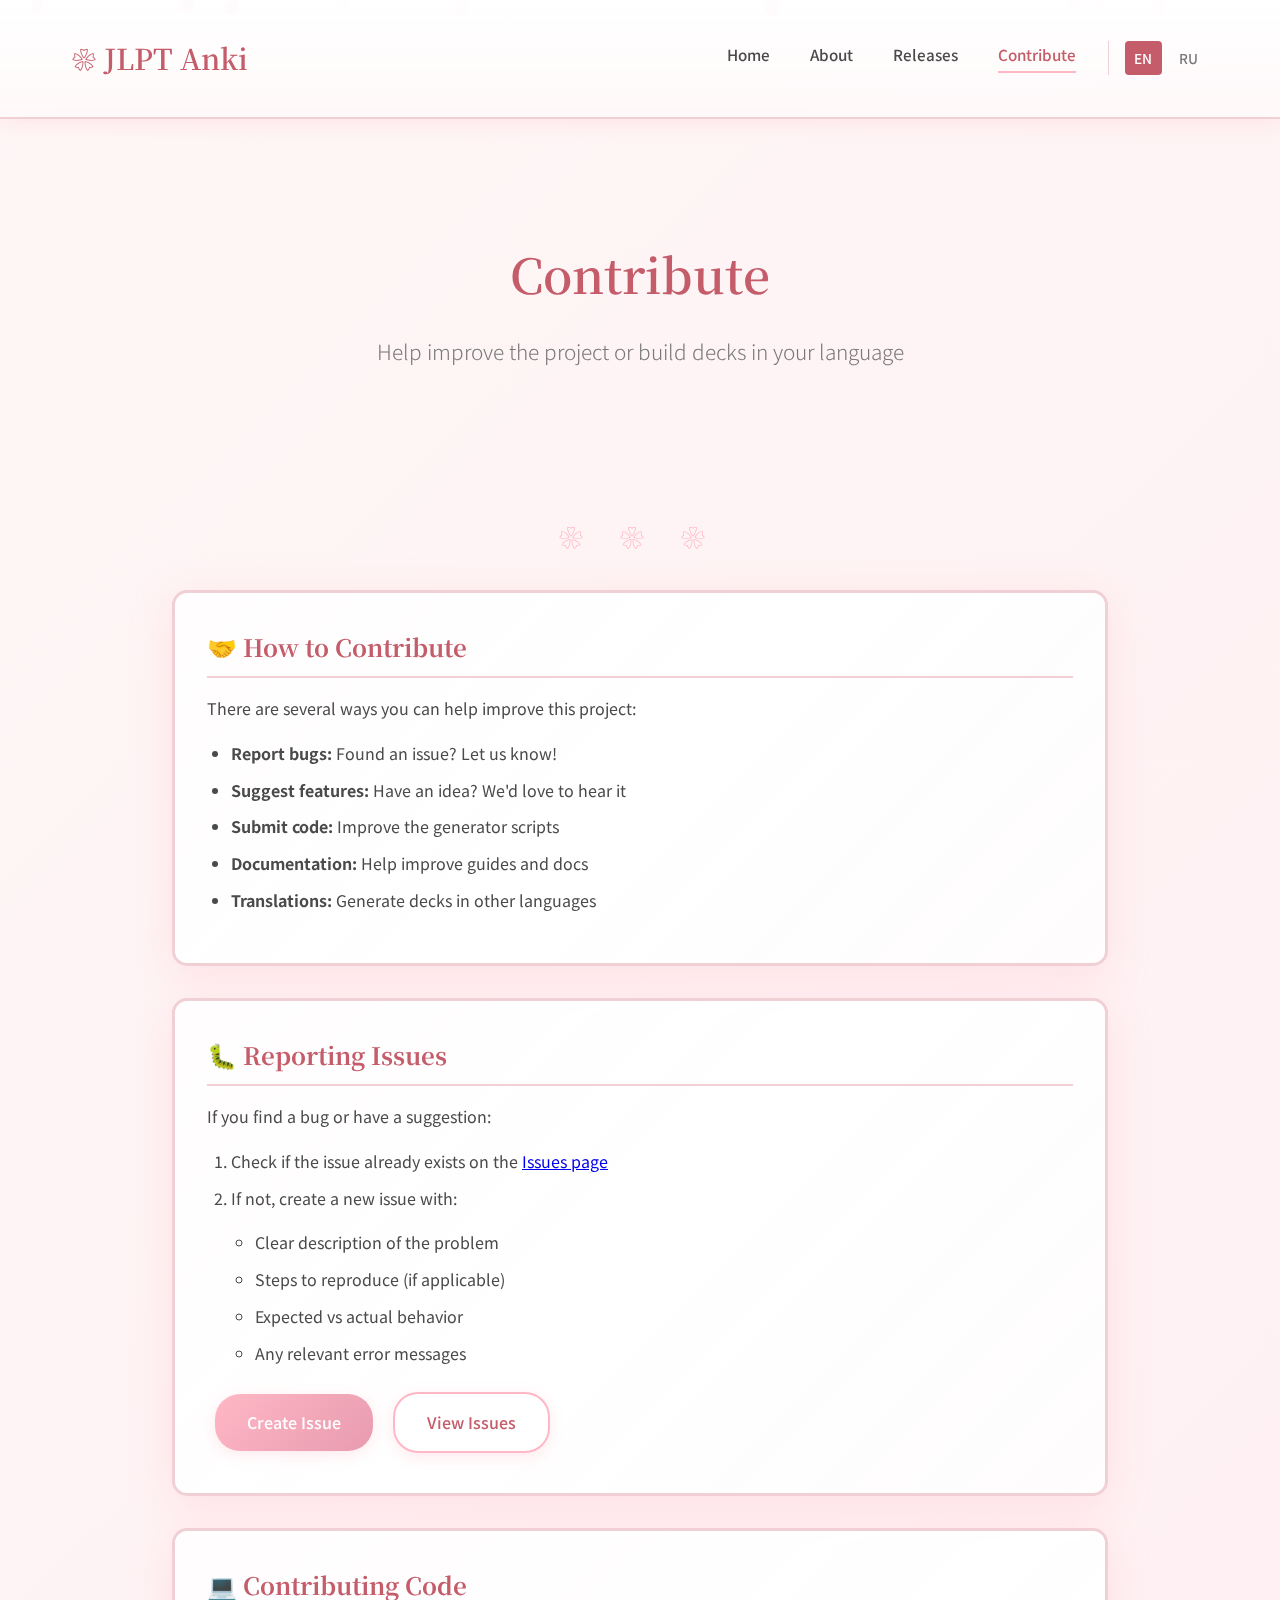
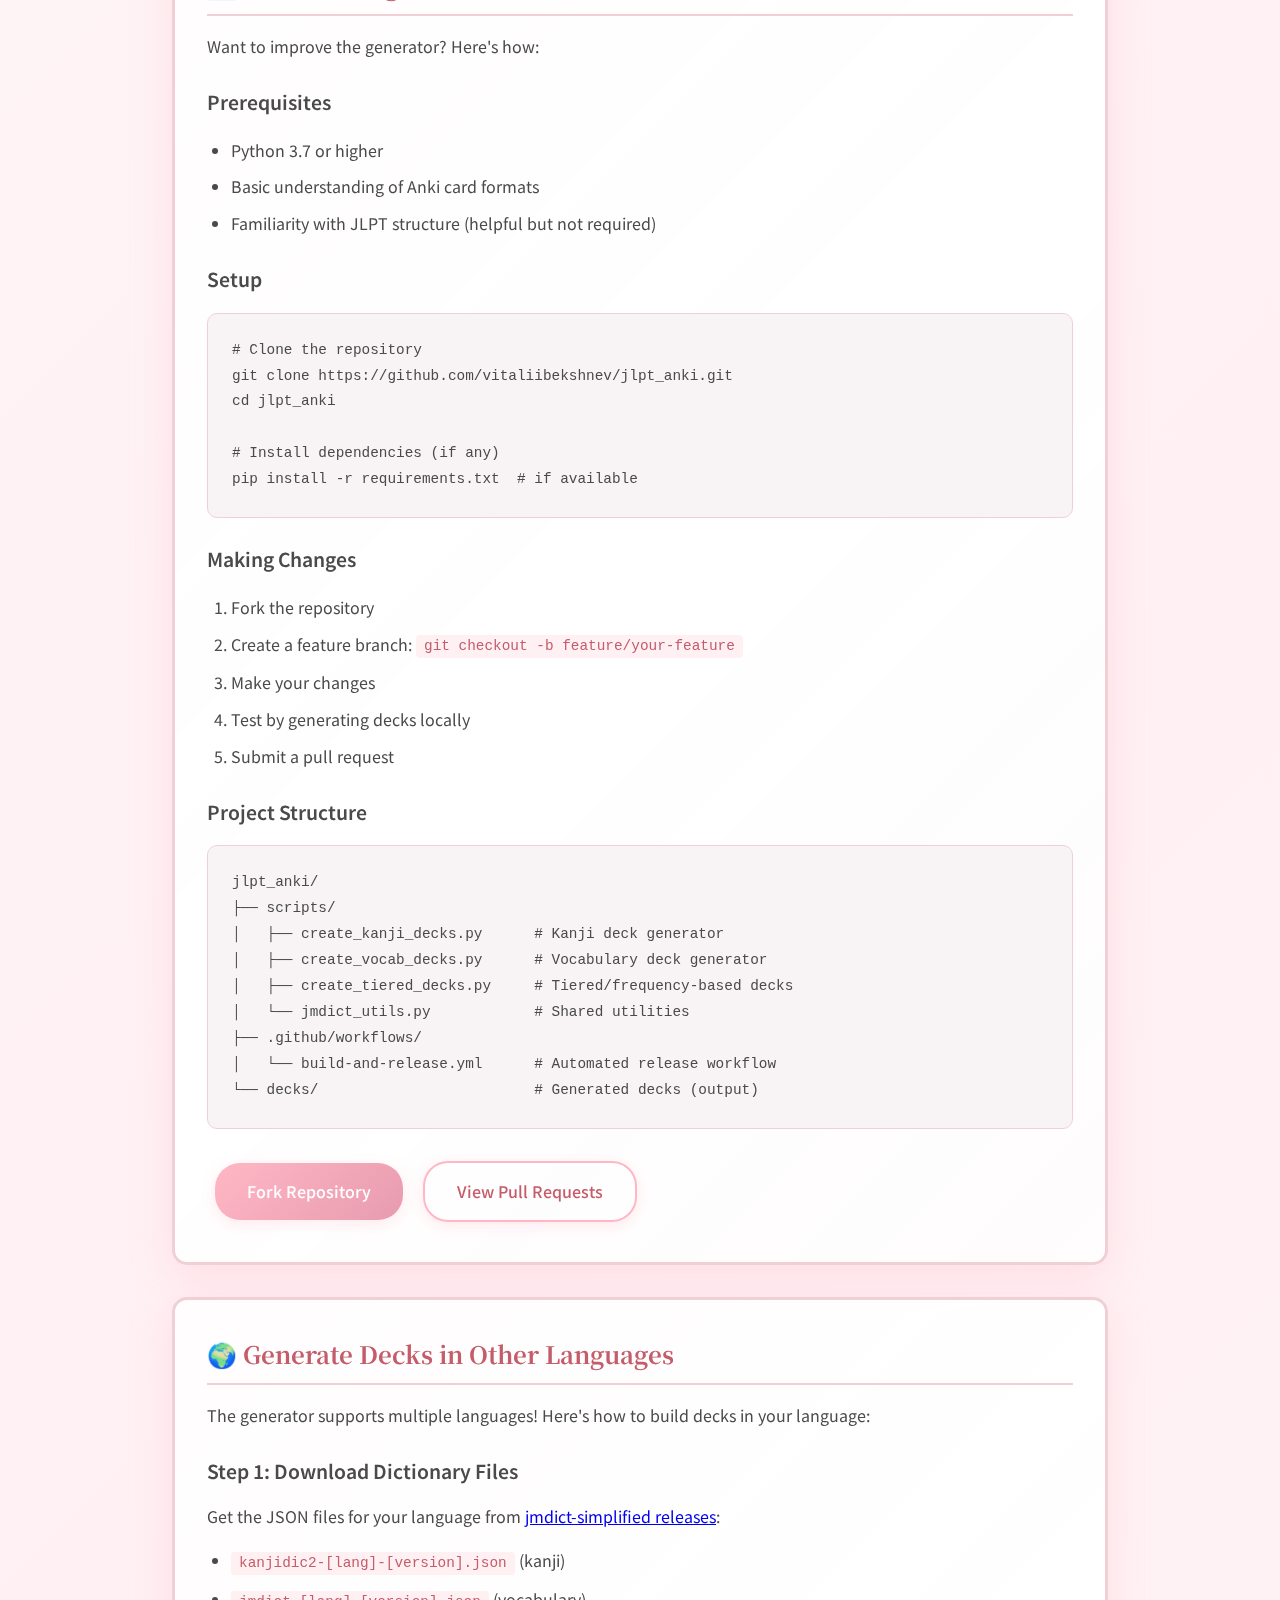
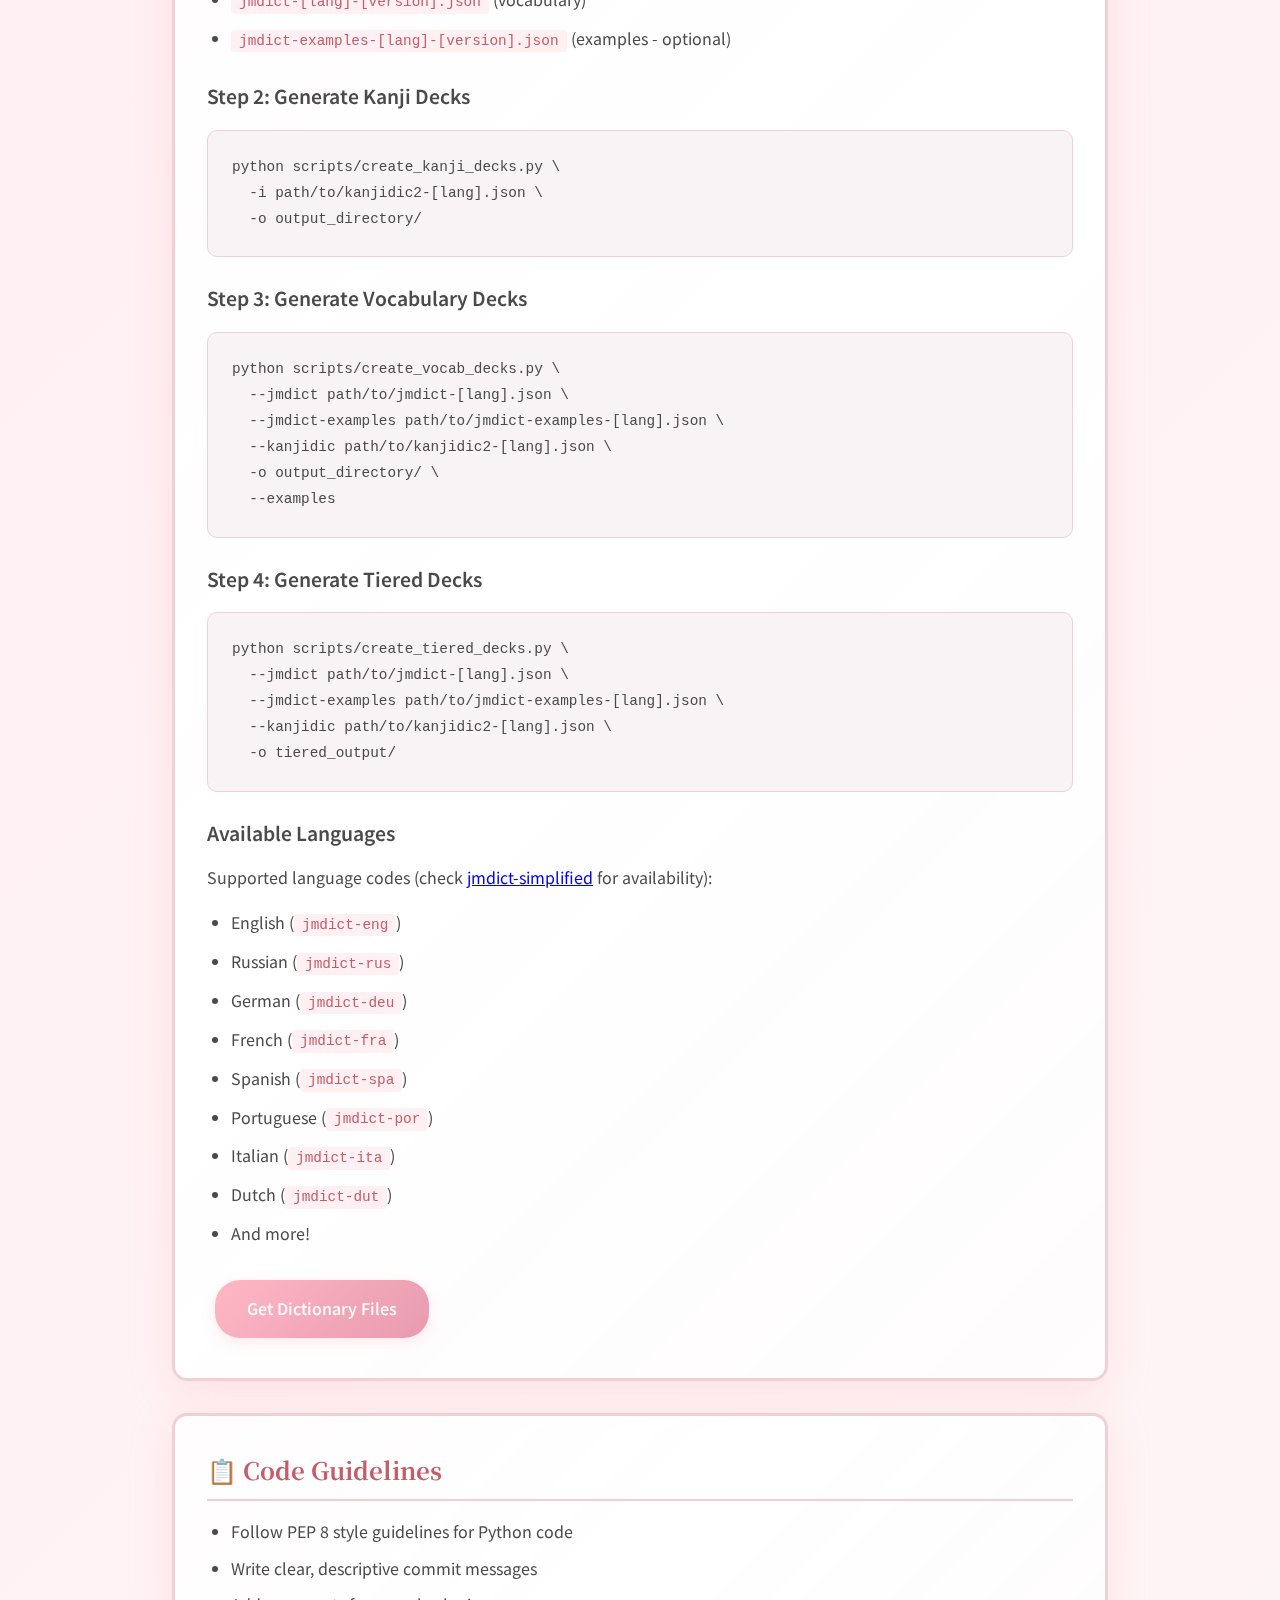
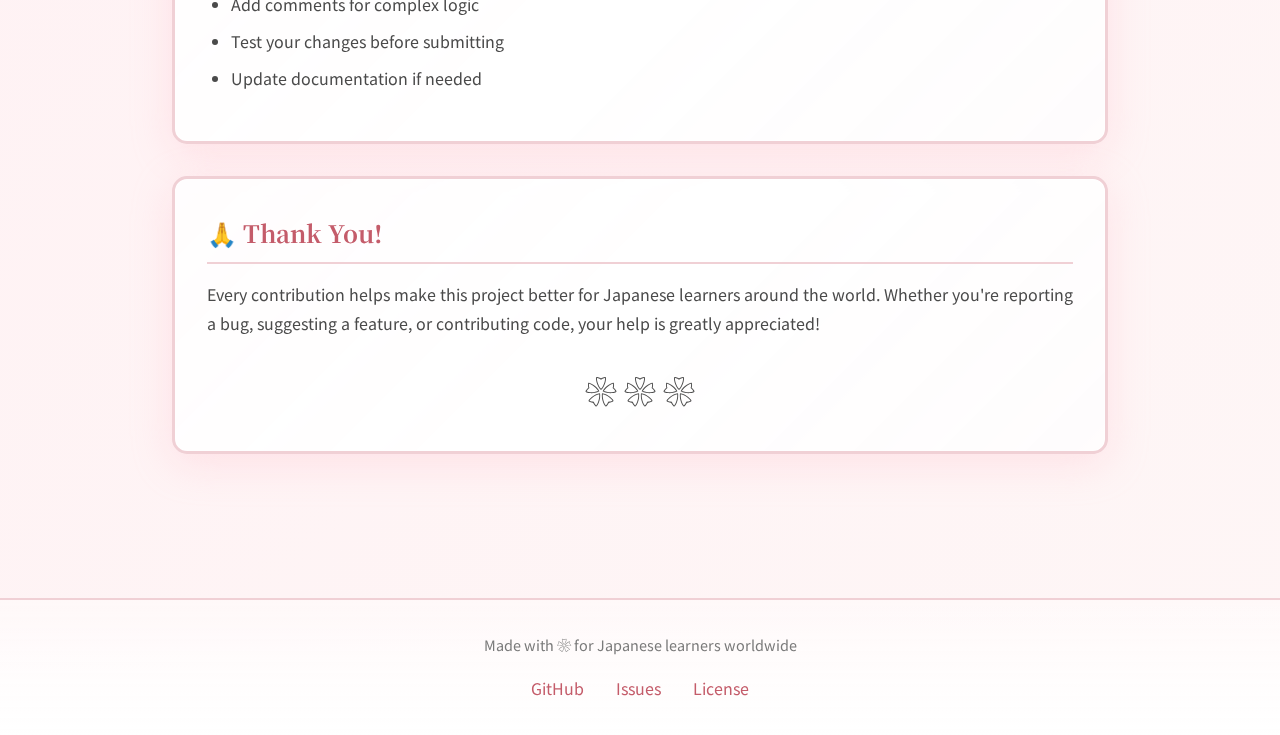
<file: docs/en/contribute.html>
<!DOCTYPE html>
<html lang="en">
<head>
  <meta charset="UTF-8">
  <meta name="viewport" content="width=device-width, initial-scale=1.0">
  <title>Contribute - JLPT Anki Generator</title>
  <meta name="description" content="Contribute to JLPT Anki Generator, report issues, or generate decks in other languages.">
  <link rel="stylesheet" href="../assets/css/style.css">
</head>
<body>
  <header>
    <div class="header-content">
      <a href="index.html" class="logo">JLPT Anki</a>
      <div class="nav-wrapper">
        <nav>
        <ul>
          <li><a href="index.html">Home</a></li>
          <li><a href="about.html">About</a></li>
          <li><a href="releases.html">Releases</a></li>
          <li><a href="contribute.html" class="active">Contribute</a></li>
        </ul>
      </nav>
        <div class="lang-switcher">
          <a href="contribute.html" class="active" title="English">EN</a>
          <a href="../ru/contribute.html" title="Русский">RU</a>
        </div>
      </div>
    </div>
  </header>

  <main>
    <section class="hero">
      <h1>Contribute</h1>
      <p class="subtitle">Help improve the project or build decks in your language</p>
    </section>

    <div class="decoration">❀ ❀ ❀</div>

    <section class="vn-box">
      <h2>🤝 How to Contribute</h2>
      <p>There are several ways you can help improve this project:</p>
      <ul>
        <li><strong>Report bugs:</strong> Found an issue? Let us know!</li>
        <li><strong>Suggest features:</strong> Have an idea? We'd love to hear it</li>
        <li><strong>Submit code:</strong> Improve the generator scripts</li>
        <li><strong>Documentation:</strong> Help improve guides and docs</li>
        <li><strong>Translations:</strong> Generate decks in other languages</li>
      </ul>
    </section>

    <section class="vn-box">
      <h2>🐛 Reporting Issues</h2>
      <p>If you find a bug or have a suggestion:</p>
      <ol>
        <li>Check if the issue already exists on the <a href="https://github.com/vitaliibekshnev/jlpt_anki/issues">Issues page</a></li>
        <li>If not, create a new issue with:
          <ul>
            <li>Clear description of the problem</li>
            <li>Steps to reproduce (if applicable)</li>
            <li>Expected vs actual behavior</li>
            <li>Any relevant error messages</li>
          </ul>
        </li>
      </ol>
      <div style="margin-top: 1rem;">
        <a href="https://github.com/vitaliibekshnev/jlpt_anki/issues/new" class="btn">Create Issue</a>
        <a href="https://github.com/vitaliibekshnev/jlpt_anki/issues" class="btn btn-secondary">View Issues</a>
      </div>
    </section>

    <section class="vn-box">
      <h2>💻 Contributing Code</h2>
      <p>Want to improve the generator? Here's how:</p>
      
      <h3>Prerequisites</h3>
      <ul>
        <li>Python 3.7 or higher</li>
        <li>Basic understanding of Anki card formats</li>
        <li>Familiarity with JLPT structure (helpful but not required)</li>
      </ul>

      <h3>Setup</h3>
      <pre><code># Clone the repository
git clone https://github.com/vitaliibekshnev/jlpt_anki.git
cd jlpt_anki

# Install dependencies (if any)
pip install -r requirements.txt  # if available</code></pre>

      <h3>Making Changes</h3>
      <ol>
        <li>Fork the repository</li>
        <li>Create a feature branch: <code>git checkout -b feature/your-feature</code></li>
        <li>Make your changes</li>
        <li>Test by generating decks locally</li>
        <li>Submit a pull request</li>
      </ol>

      <h3>Project Structure</h3>
      <pre><code>jlpt_anki/
├── scripts/
│   ├── create_kanji_decks.py      # Kanji deck generator
│   ├── create_vocab_decks.py      # Vocabulary deck generator
│   ├── create_tiered_decks.py     # Tiered/frequency-based decks
│   └── jmdict_utils.py            # Shared utilities
├── .github/workflows/
│   └── build-and-release.yml      # Automated release workflow
└── decks/                         # Generated decks (output)</code></pre>

      <div style="margin-top: 1.5rem;">
        <a href="https://github.com/vitaliibekshnev/jlpt_anki/fork" class="btn">Fork Repository</a>
        <a href="https://github.com/vitaliibekshnev/jlpt_anki/pulls" class="btn btn-secondary">View Pull Requests</a>
      </div>
    </section>

    <section class="vn-box">
      <h2>🌍 Generate Decks in Other Languages</h2>
      <p>The generator supports multiple languages! Here's how to build decks in your language:</p>

      <h3>Step 1: Download Dictionary Files</h3>
      <p>Get the JSON files for your language from <a href="https://github.com/scriptin/jmdict-simplified/releases">jmdict-simplified releases</a>:</p>
      <ul>
        <li><code>kanjidic2-[lang]-[version].json</code> (kanji)</li>
        <li><code>jmdict-[lang]-[version].json</code> (vocabulary)</li>
        <li><code>jmdict-examples-[lang]-[version].json</code> (examples - optional)</li>
      </ul>

      <h3>Step 2: Generate Kanji Decks</h3>
      <pre><code>python scripts/create_kanji_decks.py \
  -i path/to/kanjidic2-[lang].json \
  -o output_directory/</code></pre>

      <h3>Step 3: Generate Vocabulary Decks</h3>
      <pre><code>python scripts/create_vocab_decks.py \
  --jmdict path/to/jmdict-[lang].json \
  --jmdict-examples path/to/jmdict-examples-[lang].json \
  --kanjidic path/to/kanjidic2-[lang].json \
  -o output_directory/ \
  --examples</code></pre>

      <h3>Step 4: Generate Tiered Decks</h3>
      <pre><code>python scripts/create_tiered_decks.py \
  --jmdict path/to/jmdict-[lang].json \
  --jmdict-examples path/to/jmdict-examples-[lang].json \
  --kanjidic path/to/kanjidic2-[lang].json \
  -o tiered_output/</code></pre>

      <h3>Available Languages</h3>
      <p>Supported language codes (check <a href="https://github.com/scriptin/jmdict-simplified/releases">jmdict-simplified</a> for availability):</p>
      <ul>
        <li>English (<code>jmdict-eng</code>)</li>
        <li>Russian (<code>jmdict-rus</code>)</li>
        <li>German (<code>jmdict-deu</code>)</li>
        <li>French (<code>jmdict-fra</code>)</li>
        <li>Spanish (<code>jmdict-spa</code>)</li>
        <li>Portuguese (<code>jmdict-por</code>)</li>
        <li>Italian (<code>jmdict-ita</code>)</li>
        <li>Dutch (<code>jmdict-dut</code>)</li>
        <li>And more!</li>
      </ul>

      <div style="margin-top: 1.5rem;">
        <a href="https://github.com/scriptin/jmdict-simplified/releases" class="btn">Get Dictionary Files</a>
      </div>
    </section>

    <section class="vn-box">
      <h2>📋 Code Guidelines</h2>
      <ul>
        <li>Follow PEP 8 style guidelines for Python code</li>
        <li>Write clear, descriptive commit messages</li>
        <li>Add comments for complex logic</li>
        <li>Test your changes before submitting</li>
        <li>Update documentation if needed</li>
      </ul>
    </section>

    <section class="vn-box">
      <h2>🙏 Thank You!</h2>
      <p>Every contribution helps make this project better for Japanese learners around the world. Whether you're reporting a bug, suggesting a feature, or contributing code, your help is greatly appreciated!</p>
      <div style="margin-top: 1.5rem; text-align: center; font-size: 2rem;">
        ❀ ❀ ❀
      </div>
    </section>
  </main>

  <footer>
    <div class="footer-content">
      <p class="footer-text">Made with ❀ for Japanese learners worldwide</p>
      <div class="footer-links">
        <a href="https://github.com/vitaliibekshnev/jlpt_anki">GitHub</a>
        <a href="https://github.com/vitaliibekshnev/jlpt_anki/issues">Issues</a>
        <a href="https://github.com/vitaliibekshnev/jlpt_anki/blob/main/LICENSE">License</a>
      </div>
    </div>
  </footer>

  <script src="../assets/js/sakura.js"></script>
</body>
</html>
</file>
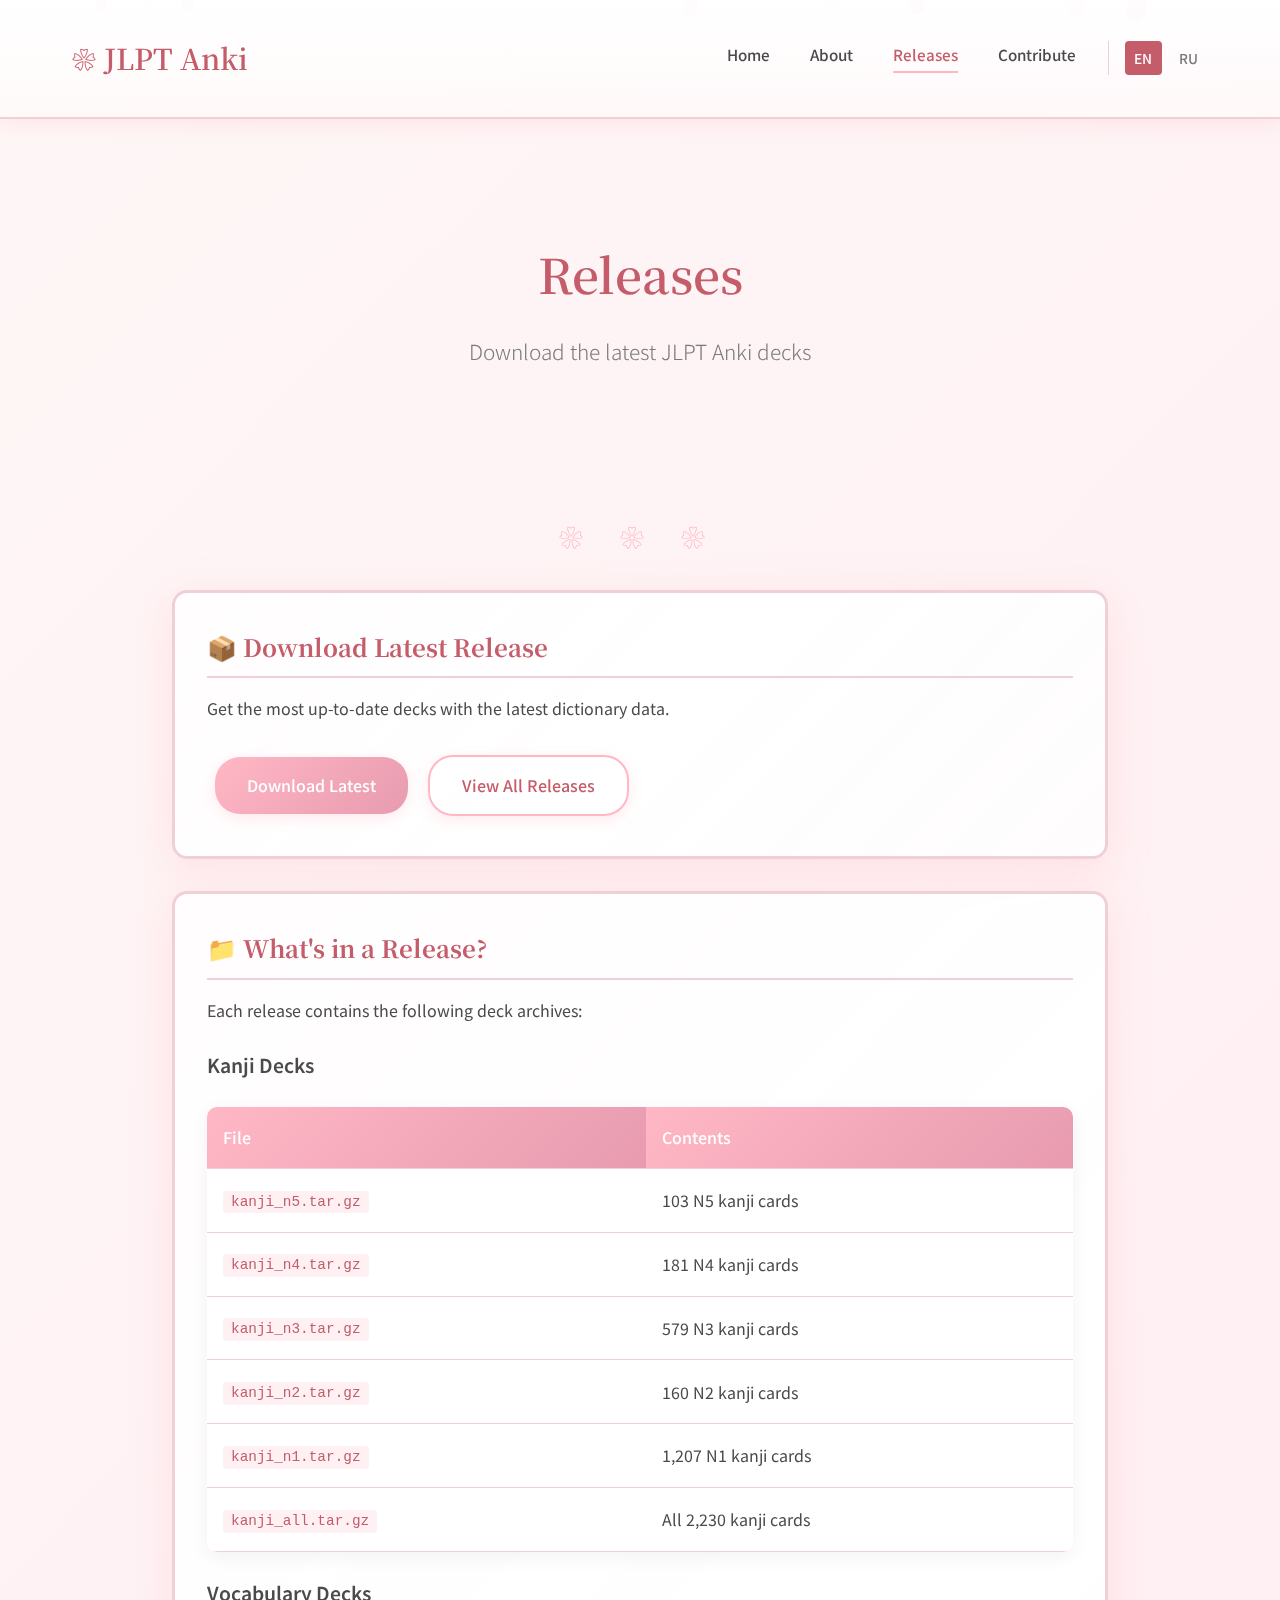
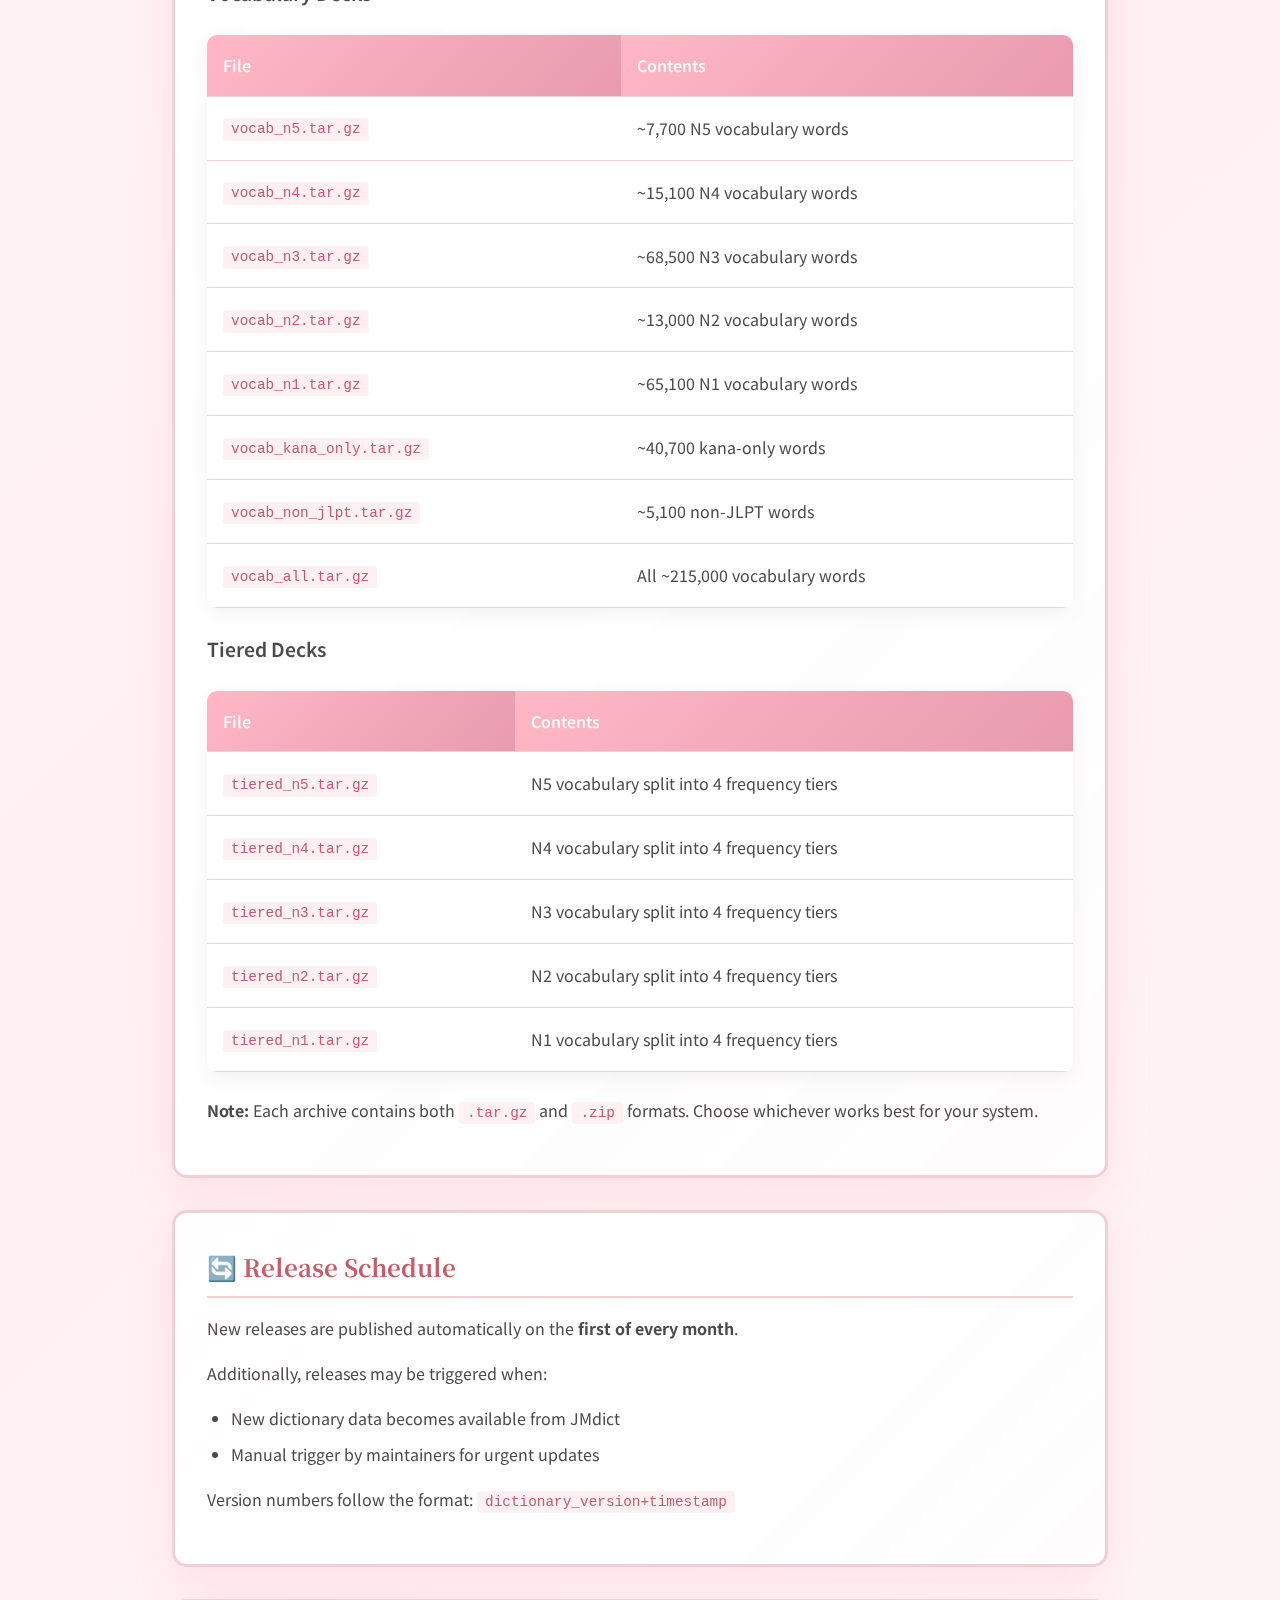
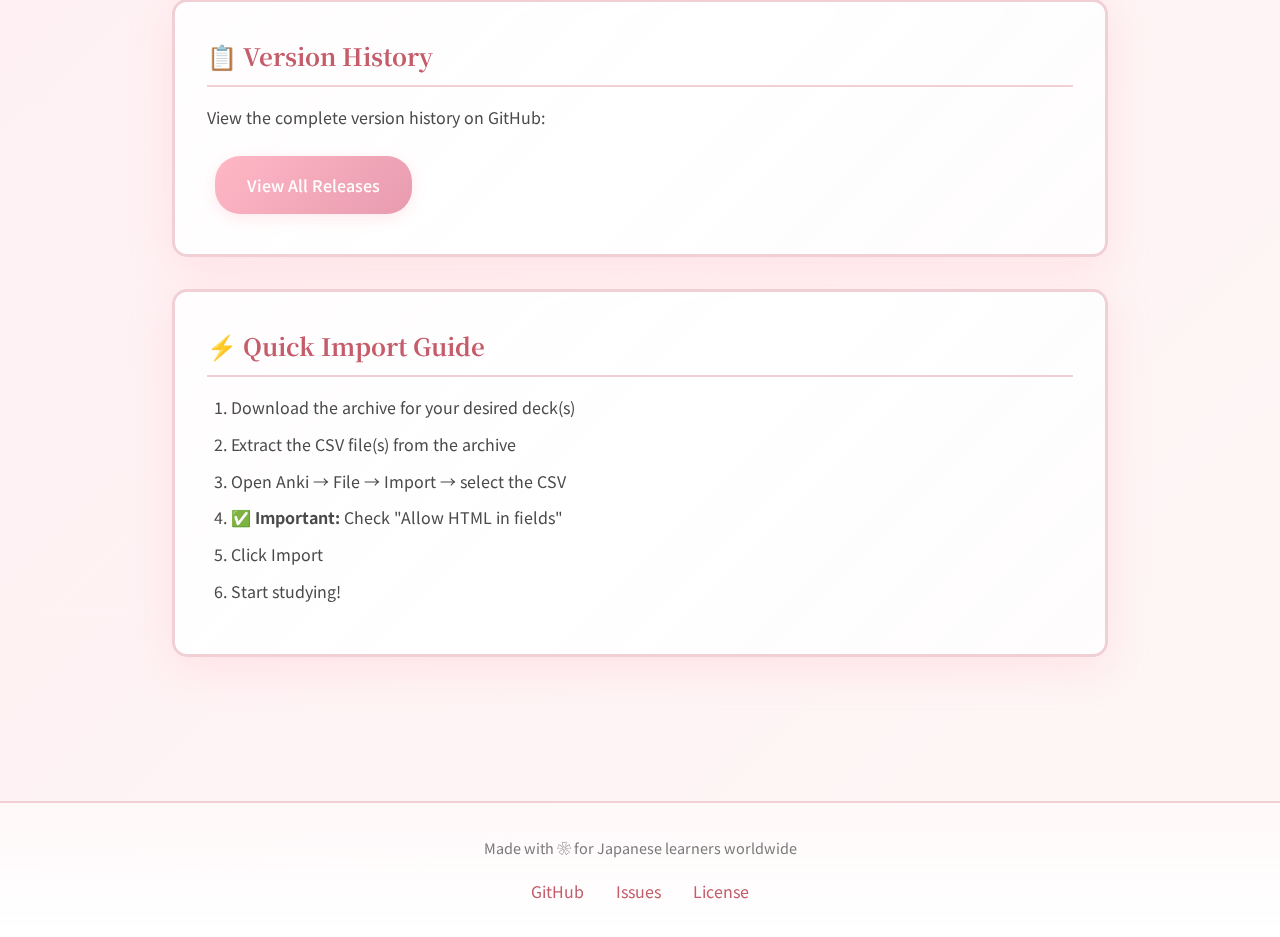
<file: docs/en/releases.html>
<!DOCTYPE html>
<html lang="en">
<head>
  <meta charset="UTF-8">
  <meta name="viewport" content="width=device-width, initial-scale=1.0">
  <title>Releases - JLPT Anki Generator</title>
  <meta name="description" content="Download JLPT Anki decks - latest releases and version history.">
  <link rel="stylesheet" href="../assets/css/style.css">
</head>
<body>
  <header>
    <div class="header-content">
      <a href="index.html" class="logo">JLPT Anki</a>
      <div class="nav-wrapper">
        <nav>
        <ul>
          <li><a href="index.html">Home</a></li>
          <li><a href="about.html">About</a></li>
          <li><a href="releases.html" class="active">Releases</a></li>
          <li><a href="contribute.html">Contribute</a></li>
        </ul>
      </nav>
        <div class="lang-switcher">
          <a href="releases.html" class="active" title="English">EN</a>
          <a href="../ru/releases.html" title="Русский">RU</a>
        </div>
      </div>
    </div>
  </header>

  <main>
    <section class="hero">
      <h1>Releases</h1>
      <p class="subtitle">Download the latest JLPT Anki decks</p>
    </section>

    <div class="decoration">❀ ❀ ❀</div>

    <section class="vn-box">
      <h2>📦 Download Latest Release</h2>
      <p>Get the most up-to-date decks with the latest dictionary data.</p>
      <div style="margin-top: 1.5rem;">
        <a href="https://github.com/vitaliibekshnev/jlpt_anki/releases/latest" class="btn">Download Latest</a>
        <a href="https://github.com/vitaliibekshnev/jlpt_anki/releases" class="btn btn-secondary">View All Releases</a>
      </div>
    </section>

    <section class="vn-box">
      <h2>📁 What's in a Release?</h2>
      <p>Each release contains the following deck archives:</p>
      
      <h3>Kanji Decks</h3>
      <table>
        <thead>
          <tr>
            <th>File</th>
            <th>Contents</th>
          </tr>
        </thead>
        <tbody>
          <tr>
            <td><code>kanji_n5.tar.gz</code></td>
            <td>103 N5 kanji cards</td>
          </tr>
          <tr>
            <td><code>kanji_n4.tar.gz</code></td>
            <td>181 N4 kanji cards</td>
          </tr>
          <tr>
            <td><code>kanji_n3.tar.gz</code></td>
            <td>579 N3 kanji cards</td>
          </tr>
          <tr>
            <td><code>kanji_n2.tar.gz</code></td>
            <td>160 N2 kanji cards</td>
          </tr>
          <tr>
            <td><code>kanji_n1.tar.gz</code></td>
            <td>1,207 N1 kanji cards</td>
          </tr>
          <tr>
            <td><code>kanji_all.tar.gz</code></td>
            <td>All 2,230 kanji cards</td>
          </tr>
        </tbody>
      </table>

      <h3>Vocabulary Decks</h3>
      <table>
        <thead>
          <tr>
            <th>File</th>
            <th>Contents</th>
          </tr>
        </thead>
        <tbody>
          <tr>
            <td><code>vocab_n5.tar.gz</code></td>
            <td>~7,700 N5 vocabulary words</td>
          </tr>
          <tr>
            <td><code>vocab_n4.tar.gz</code></td>
            <td>~15,100 N4 vocabulary words</td>
          </tr>
          <tr>
            <td><code>vocab_n3.tar.gz</code></td>
            <td>~68,500 N3 vocabulary words</td>
          </tr>
          <tr>
            <td><code>vocab_n2.tar.gz</code></td>
            <td>~13,000 N2 vocabulary words</td>
          </tr>
          <tr>
            <td><code>vocab_n1.tar.gz</code></td>
            <td>~65,100 N1 vocabulary words</td>
          </tr>
          <tr>
            <td><code>vocab_kana_only.tar.gz</code></td>
            <td>~40,700 kana-only words</td>
          </tr>
          <tr>
            <td><code>vocab_non_jlpt.tar.gz</code></td>
            <td>~5,100 non-JLPT words</td>
          </tr>
          <tr>
            <td><code>vocab_all.tar.gz</code></td>
            <td>All ~215,000 vocabulary words</td>
          </tr>
        </tbody>
      </table>

      <h3>Tiered Decks</h3>
      <table>
        <thead>
          <tr>
            <th>File</th>
            <th>Contents</th>
          </tr>
        </thead>
        <tbody>
          <tr>
            <td><code>tiered_n5.tar.gz</code></td>
            <td>N5 vocabulary split into 4 frequency tiers</td>
          </tr>
          <tr>
            <td><code>tiered_n4.tar.gz</code></td>
            <td>N4 vocabulary split into 4 frequency tiers</td>
          </tr>
          <tr>
            <td><code>tiered_n3.tar.gz</code></td>
            <td>N3 vocabulary split into 4 frequency tiers</td>
          </tr>
          <tr>
            <td><code>tiered_n2.tar.gz</code></td>
            <td>N2 vocabulary split into 4 frequency tiers</td>
          </tr>
          <tr>
            <td><code>tiered_n1.tar.gz</code></td>
            <td>N1 vocabulary split into 4 frequency tiers</td>
          </tr>
        </tbody>
      </table>

      <p style="margin-top: 1rem;"><strong>Note:</strong> Each archive contains both <code>.tar.gz</code> and <code>.zip</code> formats. Choose whichever works best for your system.</p>
    </section>

    <section class="vn-box">
      <h2>🔄 Release Schedule</h2>
      <p>New releases are published automatically on the <strong>first of every month</strong>.</p>
      <p>Additionally, releases may be triggered when:</p>
      <ul>
        <li>New dictionary data becomes available from JMdict</li>
        <li>Manual trigger by maintainers for urgent updates</li>
      </ul>
      <p>Version numbers follow the format: <code>dictionary_version+timestamp</code></p>
    </section>

    <section class="vn-box">
      <h2>📋 Version History</h2>
      <p>View the complete version history on GitHub:</p>
      <div style="margin-top: 1rem;">
        <a href="https://github.com/vitaliibekshnev/jlpt_anki/releases" class="btn">View All Releases</a>
      </div>
    </section>

    <section class="vn-box">
      <h2>⚡ Quick Import Guide</h2>
      <ol>
        <li>Download the archive for your desired deck(s)</li>
        <li>Extract the CSV file(s) from the archive</li>
        <li>Open Anki → File → Import → select the CSV</li>
        <li>✅ <strong>Important:</strong> Check "Allow HTML in fields"</li>
        <li>Click Import</li>
        <li>Start studying!</li>
      </ol>
    </section>
  </main>

  <footer>
    <div class="footer-content">
      <p class="footer-text">Made with ❀ for Japanese learners worldwide</p>
      <div class="footer-links">
        <a href="https://github.com/vitaliibekshnev/jlpt_anki">GitHub</a>
        <a href="https://github.com/vitaliibekshnev/jlpt_anki/issues">Issues</a>
        <a href="https://github.com/vitaliibekshnev/jlpt_anki/blob/main/LICENSE">License</a>
      </div>
    </div>
  </footer>

  <script src="../assets/js/sakura.js"></script>
</body>
</html>
</file>
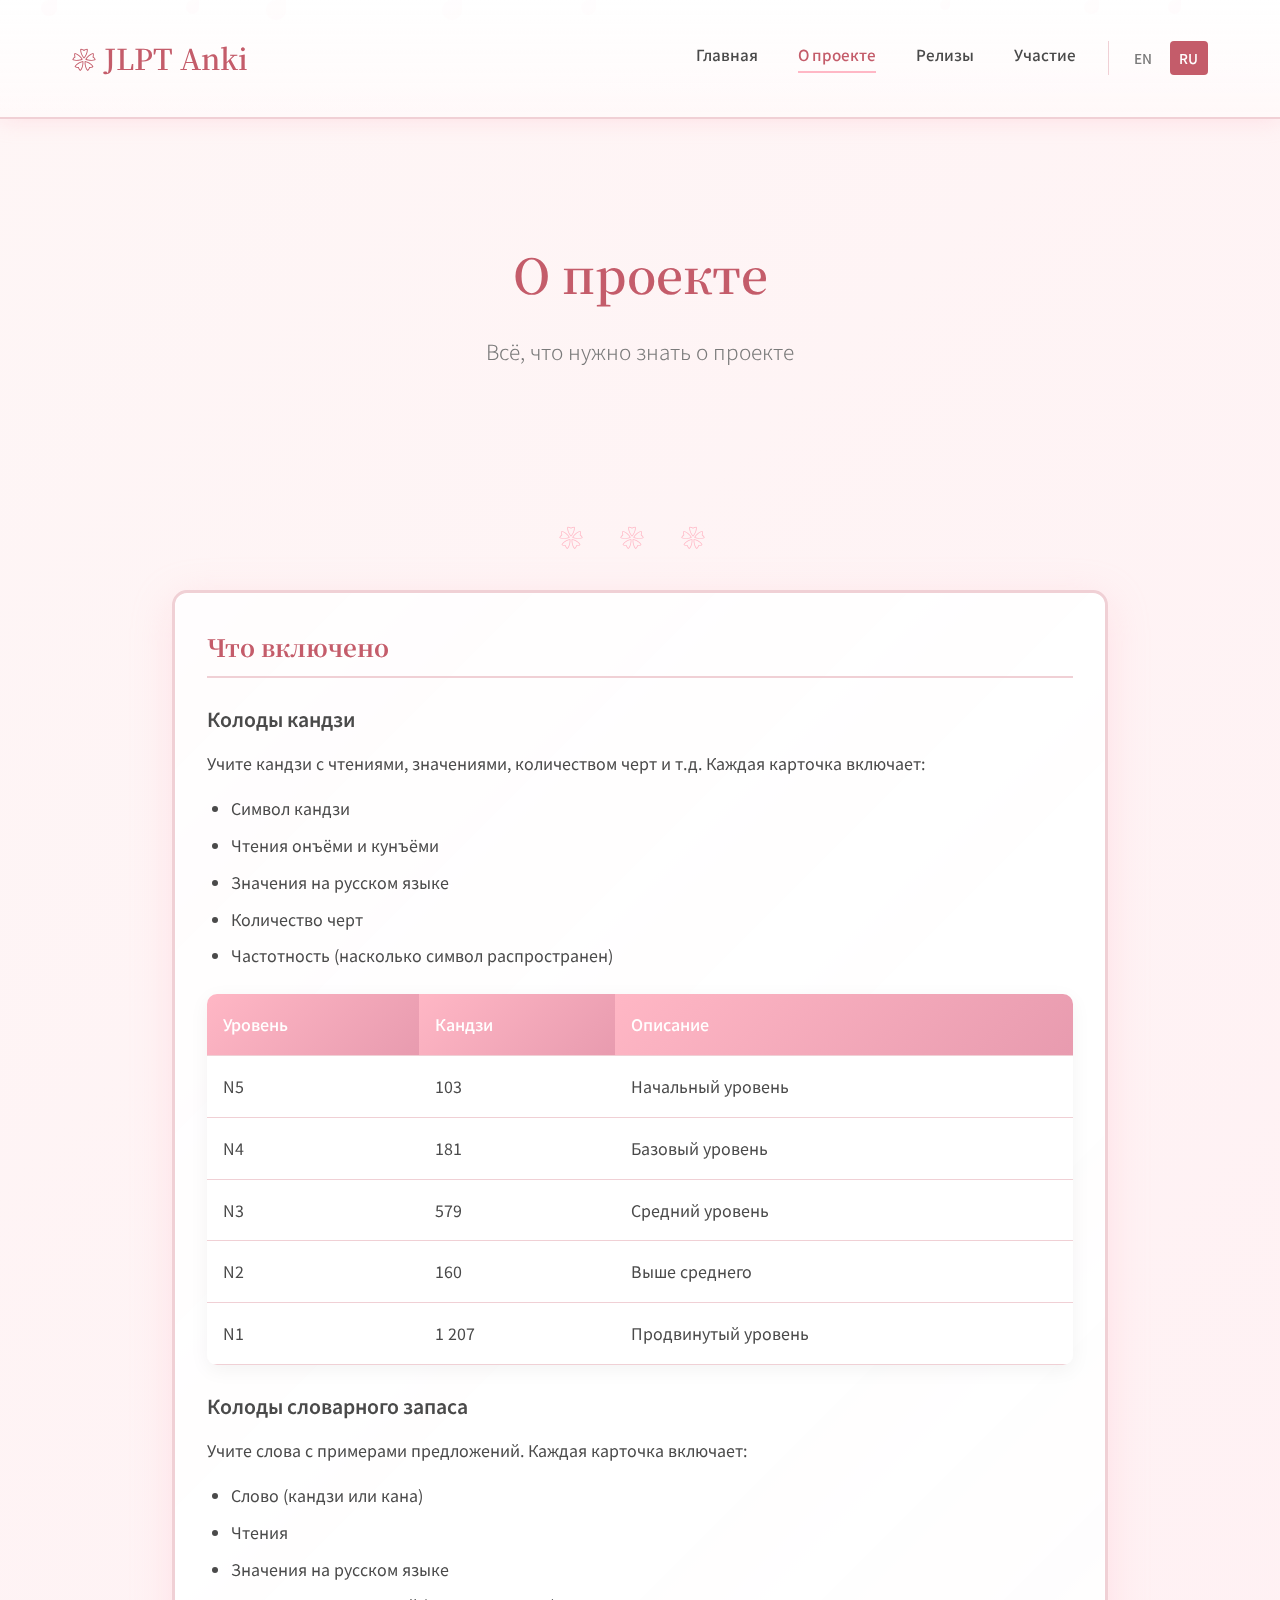
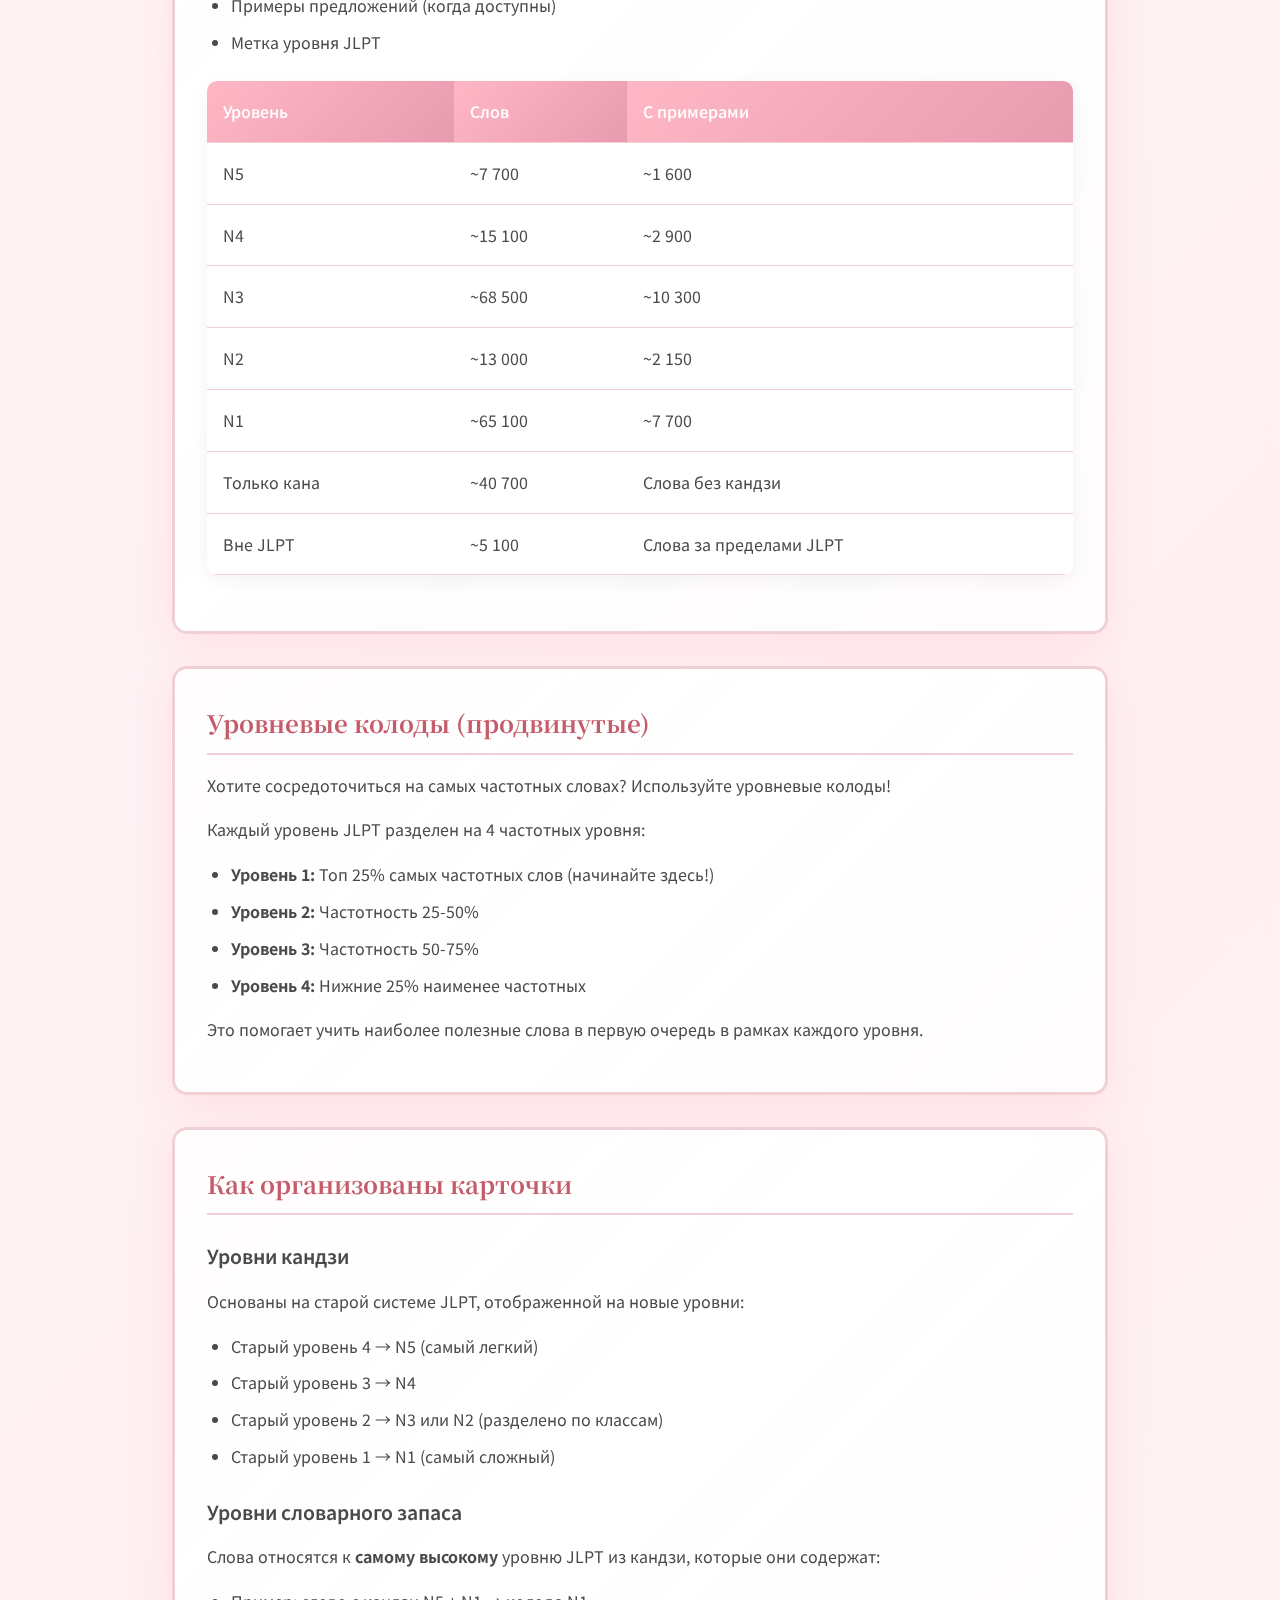
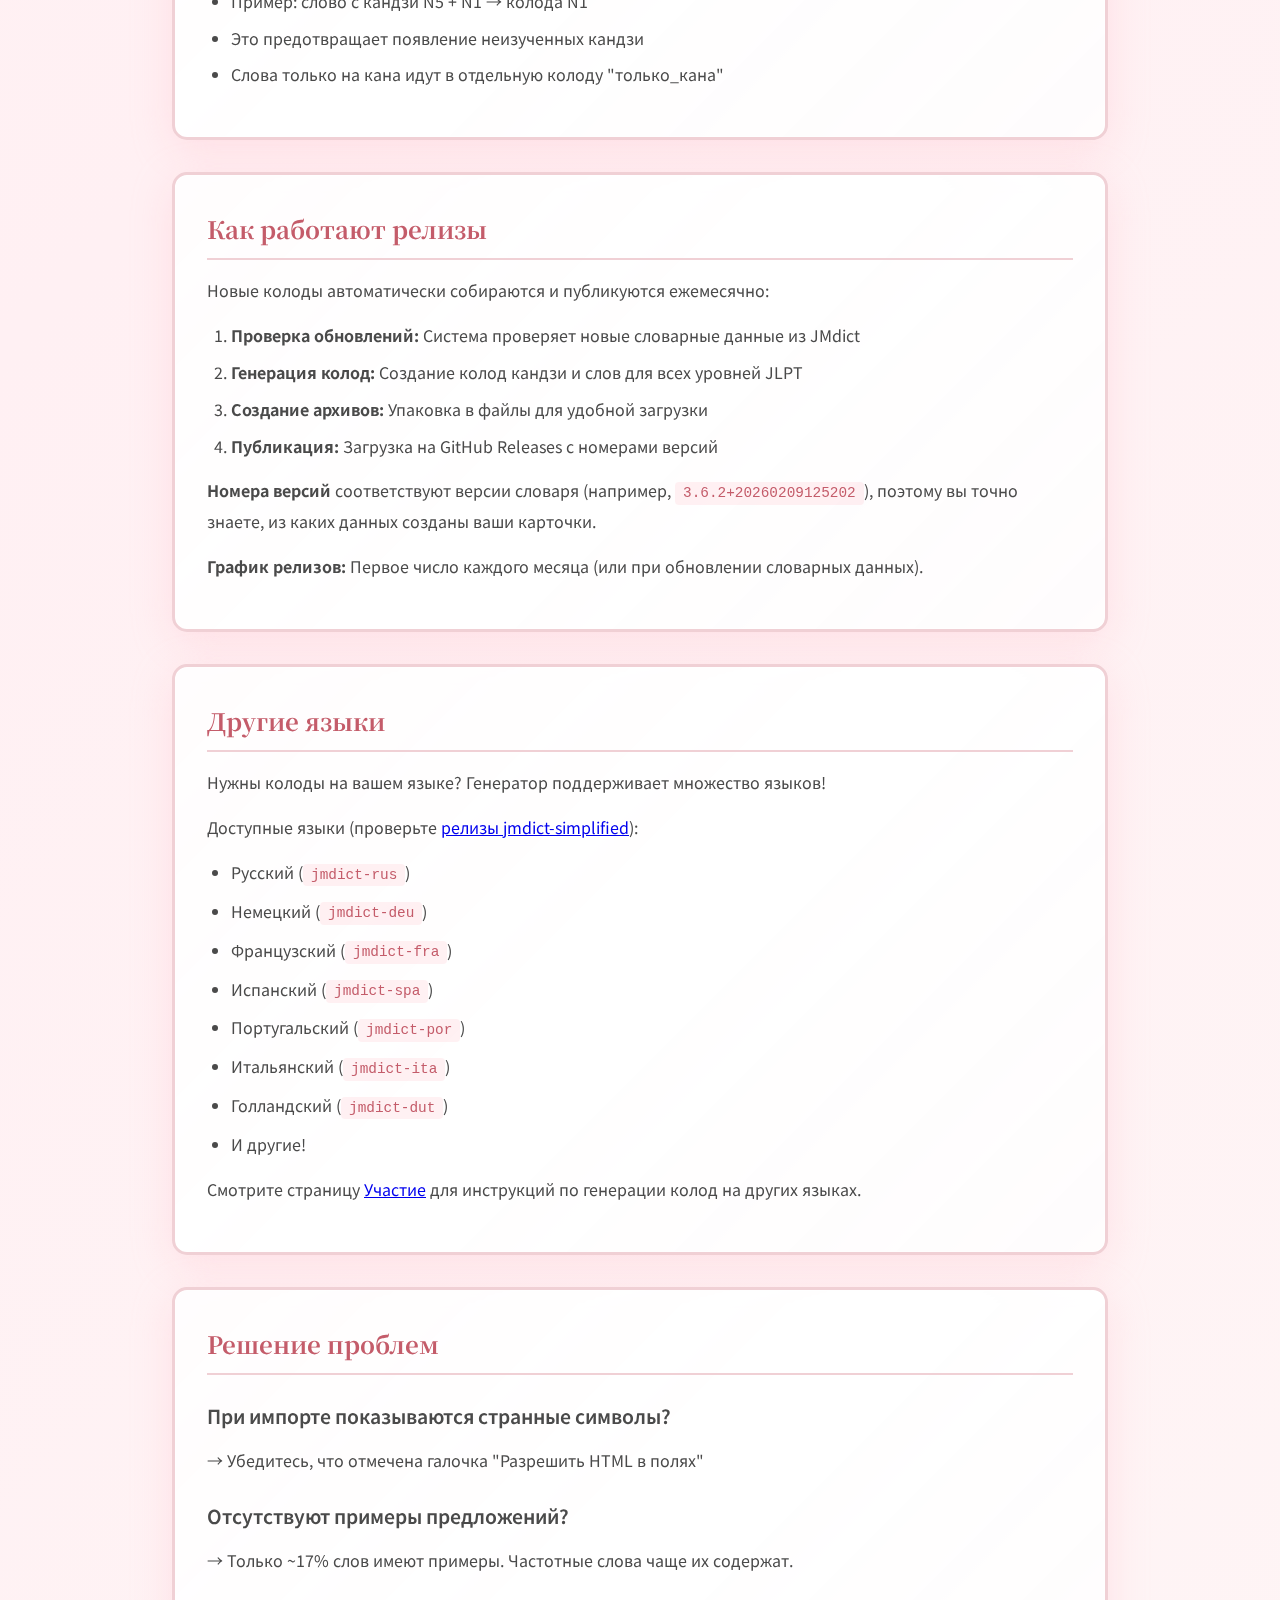
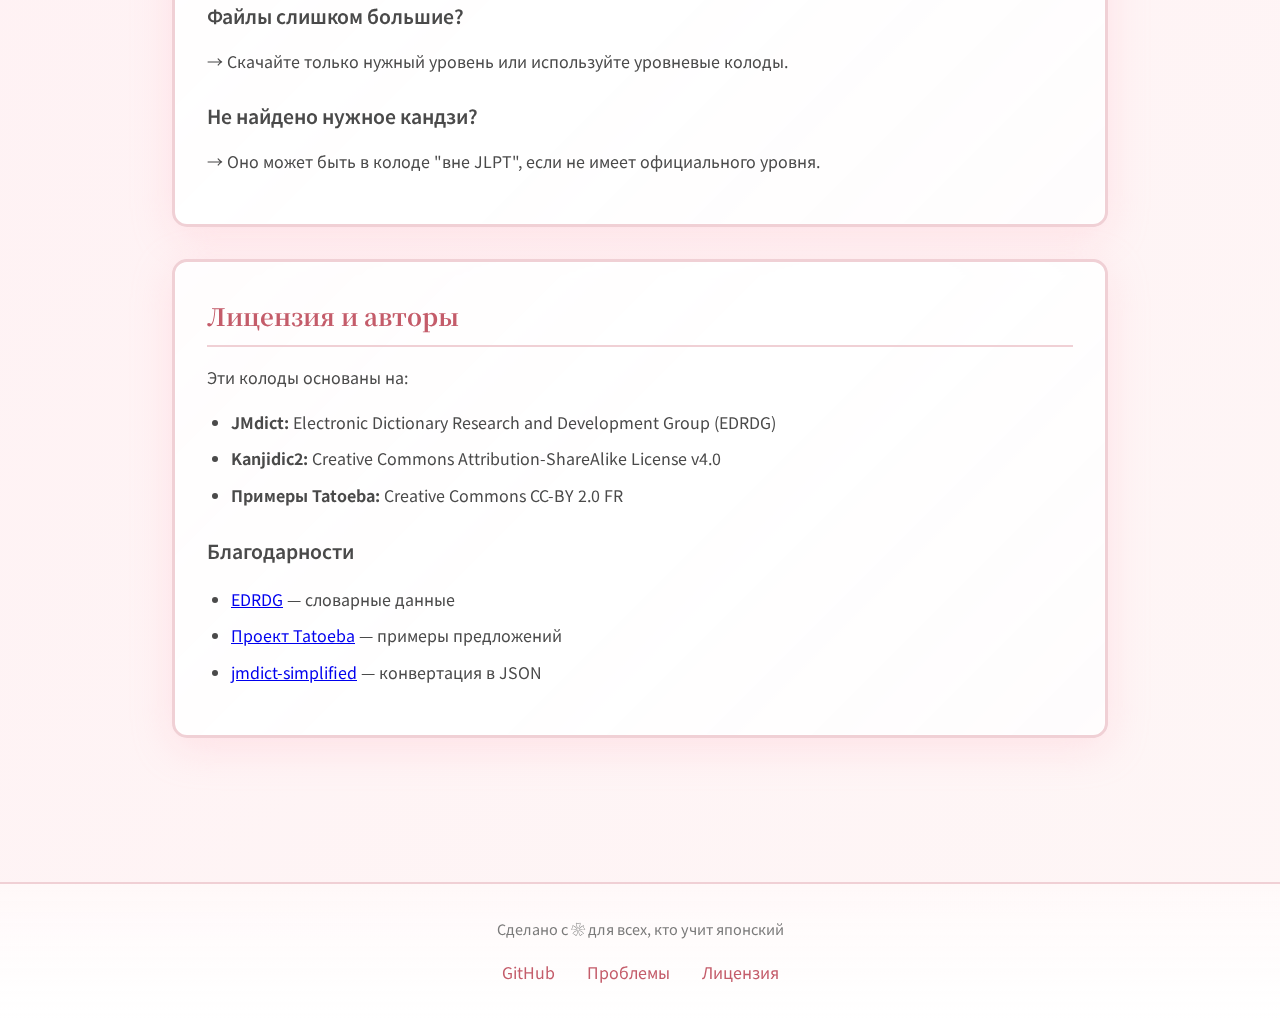
<file: docs/ru/about.html>
<!DOCTYPE html>
<html lang="ru">
<head>
  <meta charset="UTF-8">
  <meta name="viewport" content="width=device-width, initial-scale=1.0">
  <title>О проекте - JLPT Anki Generator</title>
  <meta name="description" content="Подробная информация о JLPT Anki Generator, типах колод, функциях и руководстве.">
  <link rel="stylesheet" href="../assets/css/style.css">
</head>
<body>
  <header>
    <div class="header-content">
      <a href="index.html" class="logo">JLPT Anki</a>
      <div class="nav-wrapper">
        <nav>
        <ul>
          <li><a href="index.html">Главная</a></li>
          <li><a href="about.html" class="active">О проекте</a></li>
          <li><a href="releases.html">Релизы</a></li>
          <li><a href="contribute.html">Участие</a></li>
        </ul>
      </nav>
        <div class="lang-switcher">
          <a href="../en/about.html" title="English">EN</a>
          <a href="about.html" class="active" title="Русский">RU</a>
        </div>
      </div>
    </div>
  </header>

  <main>
    <section class="hero">
      <h1>О проекте</h1>
      <p class="subtitle">Всё, что нужно знать о проекте</p>
    </section>

    <div class="decoration">❀ ❀ ❀</div>

    <section class="vn-box">
      <h2>Что включено</h2>
      
      <h3>Колоды кандзи</h3>
      <p>Учите кандзи с чтениями, значениями, количеством черт и т.д. Каждая карточка включает:</p>
      <ul>
        <li>Символ кандзи</li>
        <li>Чтения онъёми и кунъёми</li>
        <li>Значения на русском языке</li>
        <li>Количество черт</li>
        <li>Частотность (насколько символ распространен)</li>
      </ul>

      <table>
        <thead>
          <tr>
            <th>Уровень</th>
            <th>Кандзи</th>
            <th>Описание</th>
          </tr>
        </thead>
        <tbody>
          <tr>
            <td>N5</td>
            <td>103</td>
            <td>Начальный уровень</td>
          </tr>
          <tr>
            <td>N4</td>
            <td>181</td>
            <td>Базовый уровень</td>
          </tr>
          <tr>
            <td>N3</td>
            <td>579</td>
            <td>Средний уровень</td>
          </tr>
          <tr>
            <td>N2</td>
            <td>160</td>
            <td>Выше среднего</td>
          </tr>
          <tr>
            <td>N1</td>
            <td>1 207</td>
            <td>Продвинутый уровень</td>
          </tr>
        </tbody>
      </table>

      <h3>Колоды словарного запаса</h3>
      <p>Учите слова с примерами предложений. Каждая карточка включает:</p>
      <ul>
        <li>Слово (кандзи или кана)</li>
        <li>Чтения</li>
        <li>Значения на русском языке</li>
        <li>Примеры предложений (когда доступны)</li>
        <li>Метка уровня JLPT</li>
      </ul>

      <table>
        <thead>
          <tr>
            <th>Уровень</th>
            <th>Слов</th>
            <th>С примерами</th>
          </tr>
        </thead>
        <tbody>
          <tr>
            <td>N5</td>
            <td>~7 700</td>
            <td>~1 600</td>
          </tr>
          <tr>
            <td>N4</td>
            <td>~15 100</td>
            <td>~2 900</td>
          </tr>
          <tr>
            <td>N3</td>
            <td>~68 500</td>
            <td>~10 300</td>
          </tr>
          <tr>
            <td>N2</td>
            <td>~13 000</td>
            <td>~2 150</td>
          </tr>
          <tr>
            <td>N1</td>
            <td>~65 100</td>
            <td>~7 700</td>
          </tr>
          <tr>
            <td>Только кана</td>
            <td>~40 700</td>
            <td>Слова без кандзи</td>
          </tr>
          <tr>
            <td>Вне JLPT</td>
            <td>~5 100</td>
            <td>Слова за пределами JLPT</td>
          </tr>
        </tbody>
      </table>
    </section>

    <section class="vn-box">
      <h2>Уровневые колоды (продвинутые)</h2>
      <p>Хотите сосредоточиться на самых частотных словах? Используйте уровневые колоды!</p>
      <p>Каждый уровень JLPT разделен на 4 частотных уровня:</p>
      <ul>
        <li><strong>Уровень 1:</strong> Топ 25% самых частотных слов (начинайте здесь!)</li>
        <li><strong>Уровень 2:</strong> Частотность 25-50%</li>
        <li><strong>Уровень 3:</strong> Частотность 50-75%</li>
        <li><strong>Уровень 4:</strong> Нижние 25% наименее частотных</li>
      </ul>
      <p>Это помогает учить наиболее полезные слова в первую очередь в рамках каждого уровня.</p>
    </section>

    <section class="vn-box">
      <h2>Как организованы карточки</h2>
      
      <h3>Уровни кандзи</h3>
      <p>Основаны на старой системе JLPT, отображенной на новые уровни:</p>
      <ul>
        <li>Старый уровень 4 → N5 (самый легкий)</li>
        <li>Старый уровень 3 → N4</li>
        <li>Старый уровень 2 → N3 или N2 (разделено по классам)</li>
        <li>Старый уровень 1 → N1 (самый сложный)</li>
      </ul>

      <h3>Уровни словарного запаса</h3>
      <p>Слова относятся к <strong>самому высокому</strong> уровню JLPT из кандзи, которые они содержат:</p>
      <ul>
        <li>Пример: слово с кандзи N5 + N1 → колода N1</li>
        <li>Это предотвращает появление неизученных кандзи</li>
        <li>Слова только на кана идут в отдельную колоду "только_кана"</li>
      </ul>
    </section>

    <section class="vn-box">
      <h2>Как работают релизы</h2>
      <p>Новые колоды автоматически собираются и публикуются ежемесячно:</p>
      <ol>
        <li><strong>Проверка обновлений:</strong> Система проверяет новые словарные данные из JMdict</li>
        <li><strong>Генерация колод:</strong> Создание колод кандзи и слов для всех уровней JLPT</li>
        <li><strong>Создание архивов:</strong> Упаковка в файлы для удобной загрузки</li>
        <li><strong>Публикация:</strong> Загрузка на GitHub Releases с номерами версий</li>
      </ol>
      <p><strong>Номера версий</strong> соответствуют версии словаря (например, <code>3.6.2+20260209125202</code>), поэтому вы точно знаете, из каких данных созданы ваши карточки.</p>
      <p><strong>График релизов:</strong> Первое число каждого месяца (или при обновлении словарных данных).</p>
    </section>

    <section class="vn-box">
      <h2>Другие языки</h2>
      <p>Нужны колоды на вашем языке? Генератор поддерживает множество языков!</p>
      <p>Доступные языки (проверьте <a href="https://github.com/scriptin/jmdict-simplified/releases">релизы jmdict-simplified</a>):</p>
      <ul>
        <li>Русский (<code>jmdict-rus</code>)</li>
        <li>Немецкий (<code>jmdict-deu</code>)</li>
        <li>Французский (<code>jmdict-fra</code>)</li>
        <li>Испанский (<code>jmdict-spa</code>)</li>
        <li>Португальский (<code>jmdict-por</code>)</li>
        <li>Итальянский (<code>jmdict-ita</code>)</li>
        <li>Голландский (<code>jmdict-dut</code>)</li>
        <li>И другие!</li>
      </ul>
      <p>Смотрите страницу <a href="contribute.html">Участие</a> для инструкций по генерации колод на других языках.</p>
    </section>

    <section class="vn-box">
      <h2>Решение проблем</h2>
      
      <h3>При импорте показываются странные символы?</h3>
      <p>→ Убедитесь, что отмечена галочка "Разрешить HTML в полях"</p>

      <h3>Отсутствуют примеры предложений?</h3>
      <p>→ Только ~17% слов имеют примеры. Частотные слова чаще их содержат.</p>

      <h3>Файлы слишком большие?</h3>
      <p>→ Скачайте только нужный уровень или используйте уровневые колоды.</p>

      <h3>Не найдено нужное кандзи?</h3>
      <p>→ Оно может быть в колоде "вне JLPT", если не имеет официального уровня.</p>
    </section>

    <section class="vn-box">
      <h2>Лицензия и авторы</h2>
      <p>Эти колоды основаны на:</p>
      <ul>
        <li><strong>JMdict:</strong> Electronic Dictionary Research and Development Group (EDRDG)</li>
        <li><strong>Kanjidic2:</strong> Creative Commons Attribution-ShareAlike License v4.0</li>
        <li><strong>Примеры Tatoeba:</strong> Creative Commons CC-BY 2.0 FR</li>
      </ul>
      <h3>Благодарности</h3>
      <ul>
        <li><a href="https://www.edrdg.org/">EDRDG</a> — словарные данные</li>
        <li><a href="https://tatoeba.org/">Проект Tatoeba</a> — примеры предложений</li>
        <li><a href="https://github.com/scriptin/jmdict-simplified">jmdict-simplified</a> — конвертация в JSON</li>
      </ul>
    </section>
  </main>

  <footer>
    <div class="footer-content">
      <p class="footer-text">Сделано с ❀ для всех, кто учит японский</p>
      <div class="footer-links">
        <a href="https://github.com/vitaliibekshnev/jlpt_anki">GitHub</a>
        <a href="https://github.com/vitaliibekshnev/jlpt_anki/issues">Проблемы</a>
        <a href="https://github.com/vitaliibekshnev/jlpt_anki/blob/main/LICENSE">Лицензия</a>
      </div>
    </div>
  </footer>

  <script src="../assets/js/sakura.js"></script>
</body>
</html>
</file>
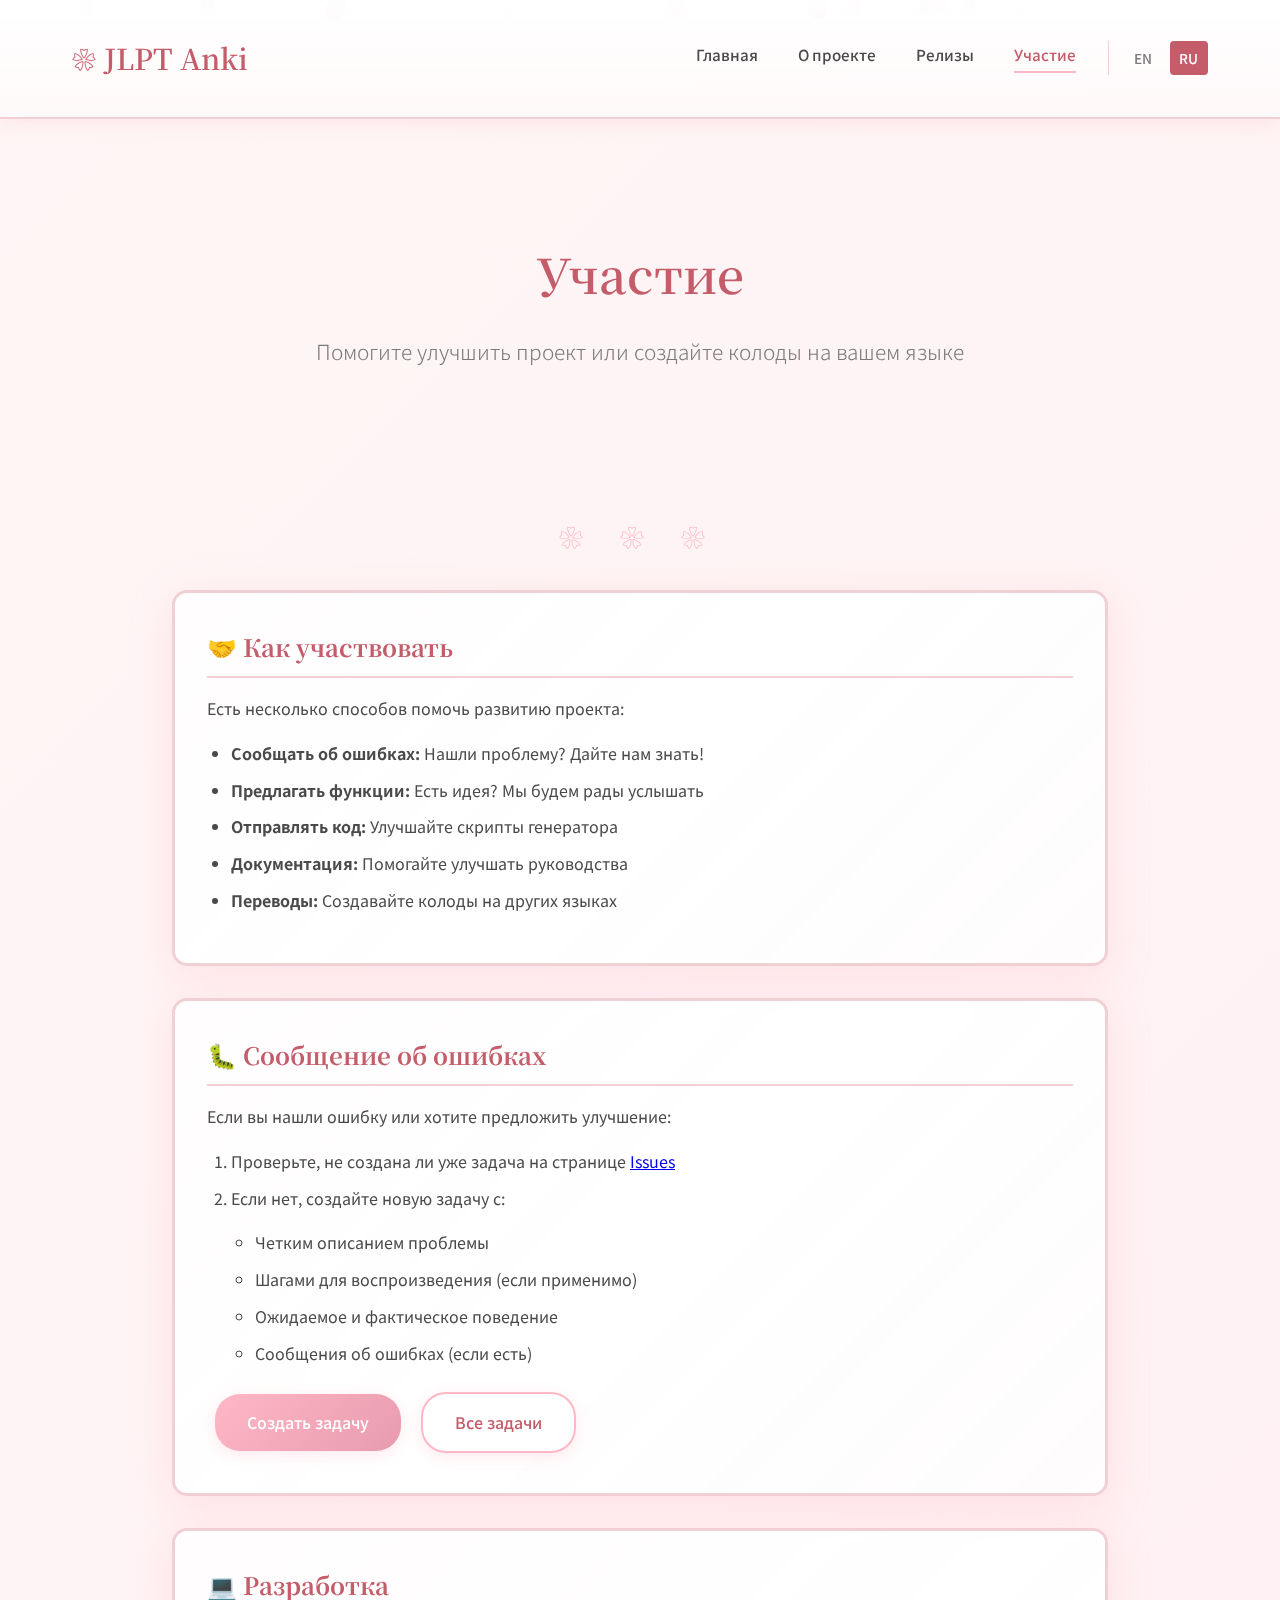
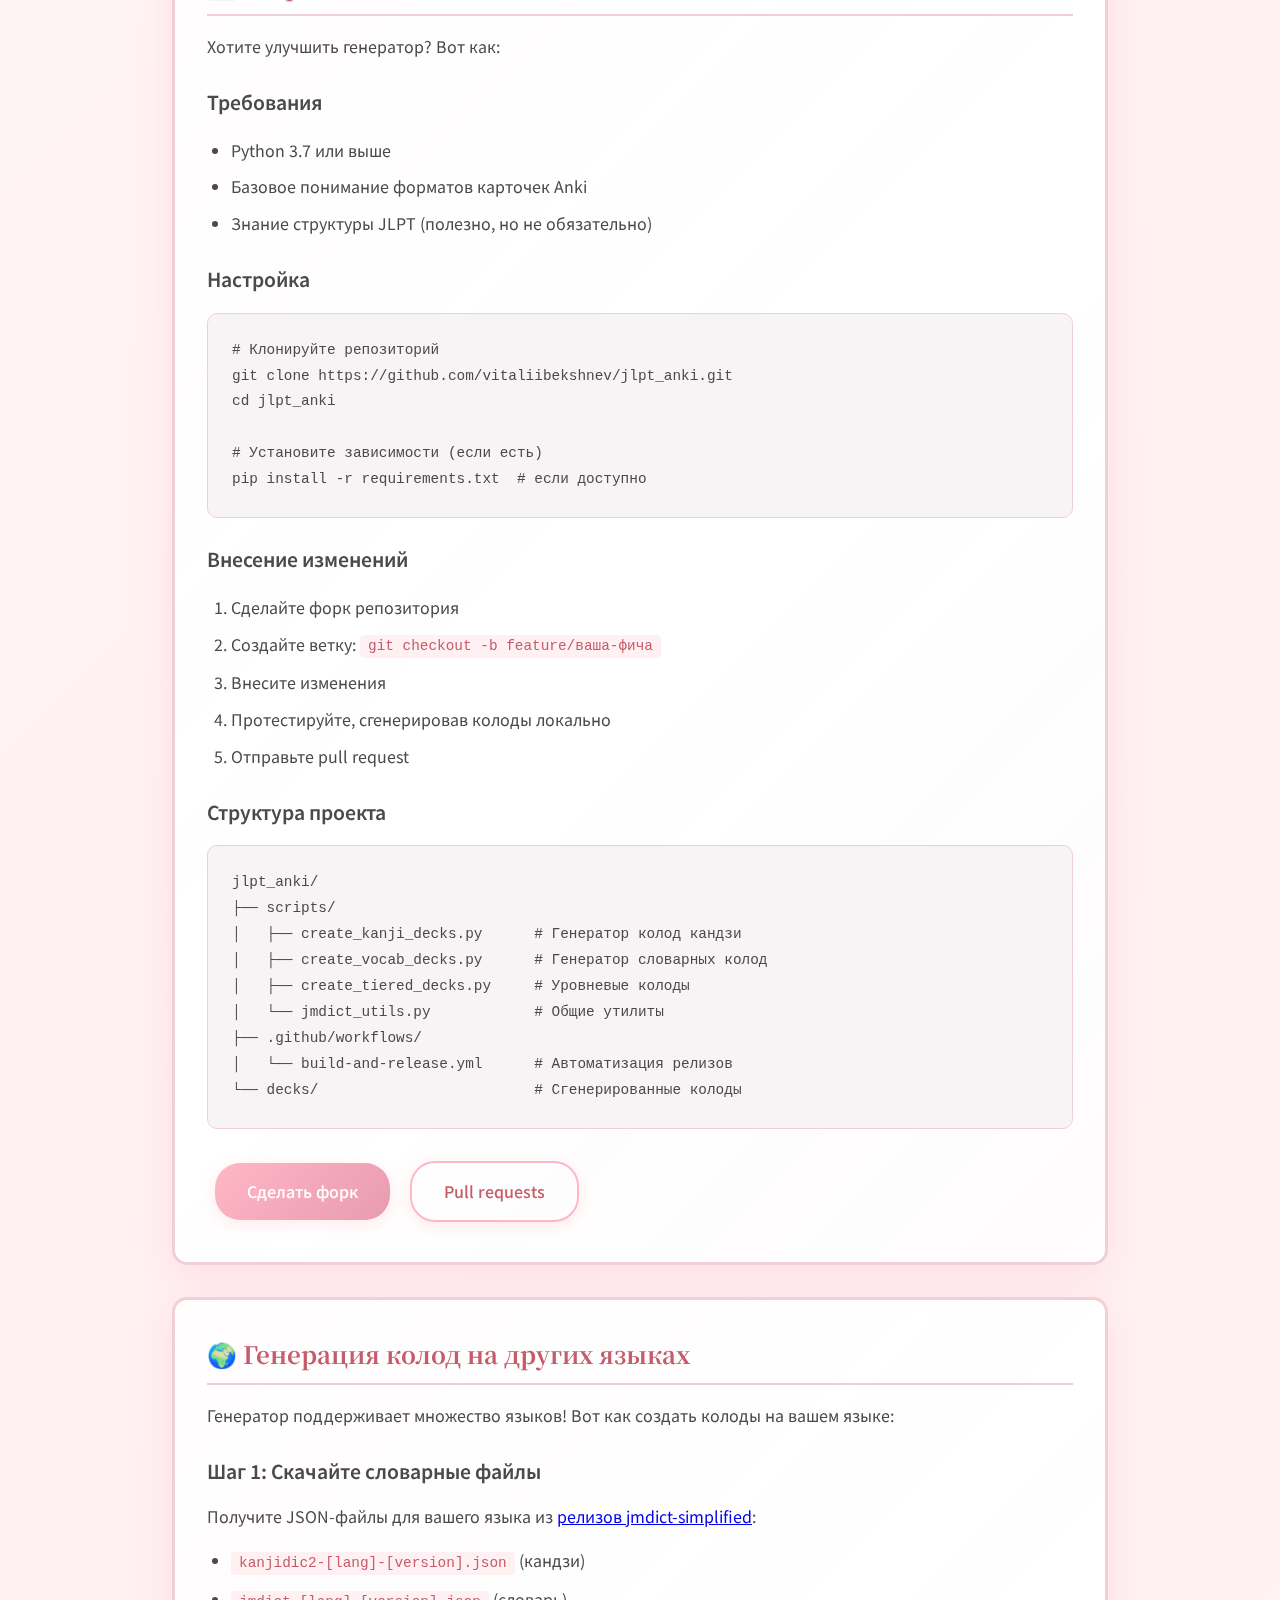
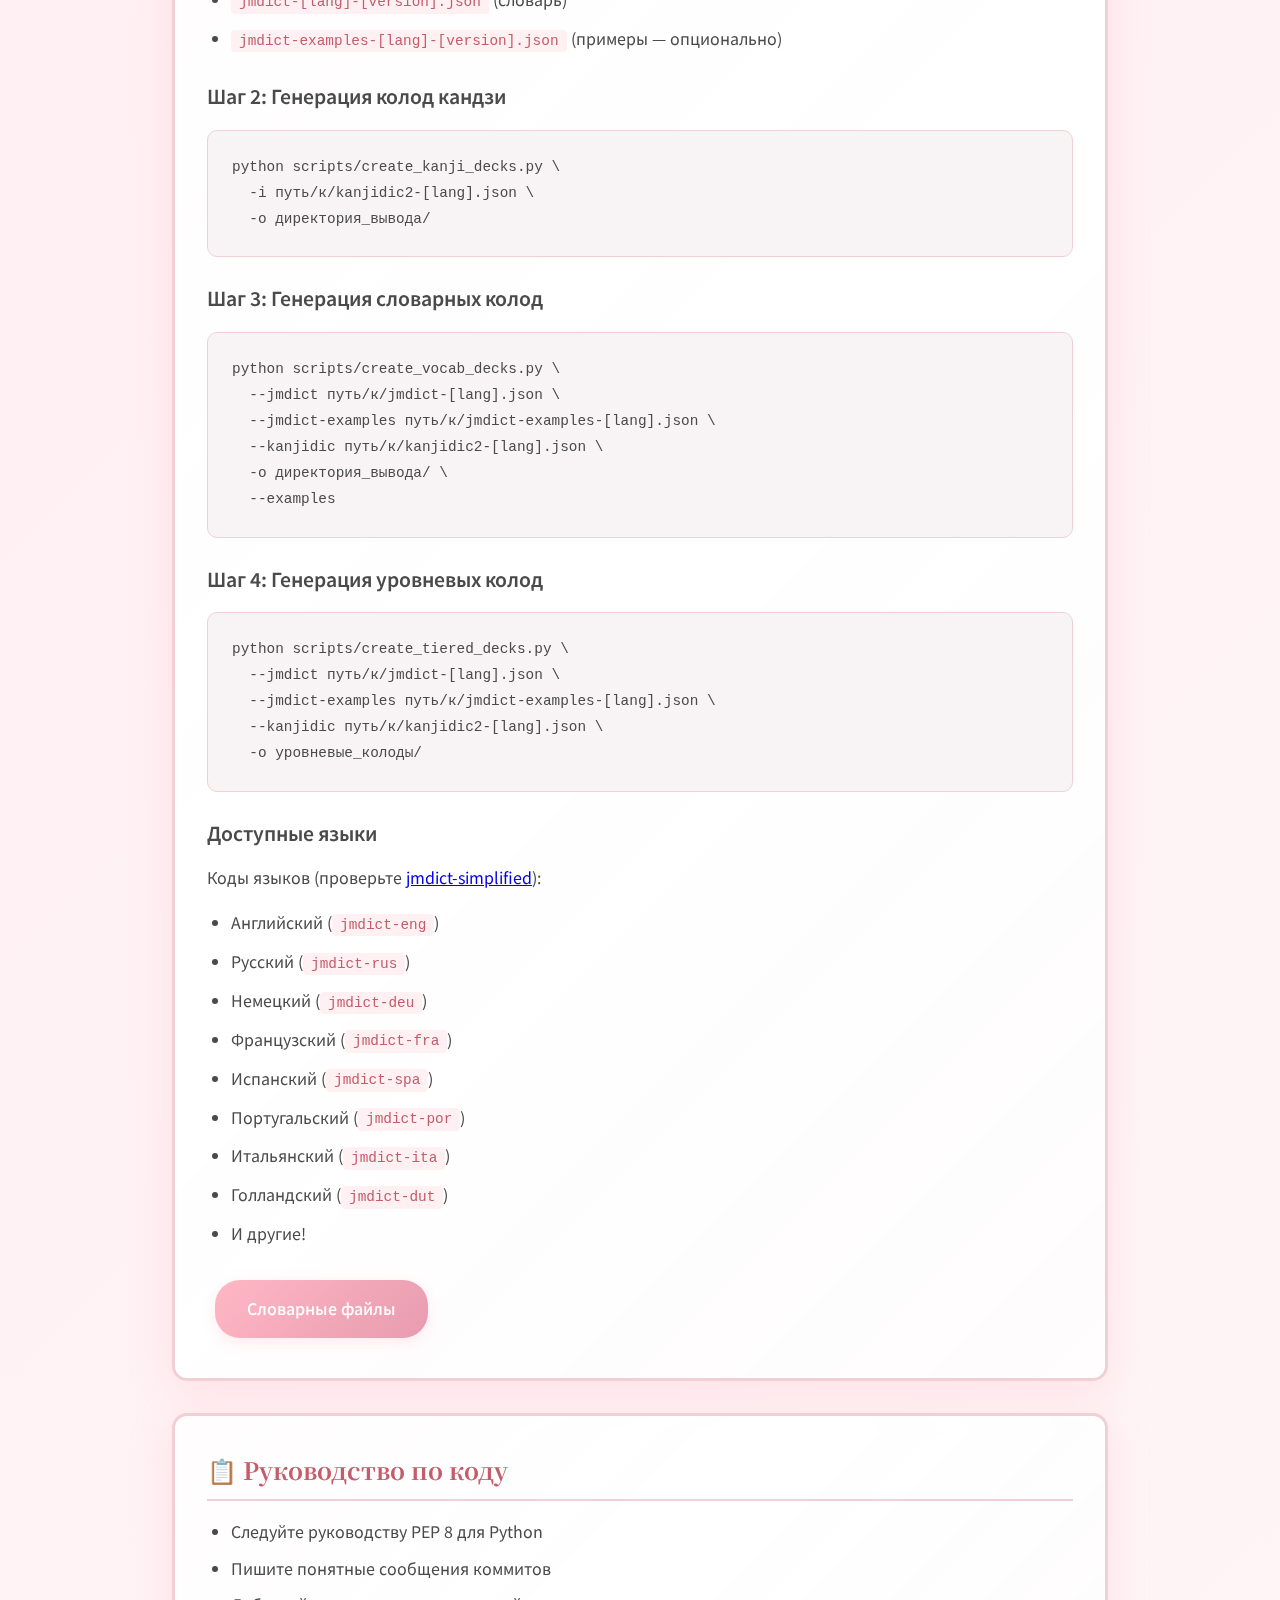
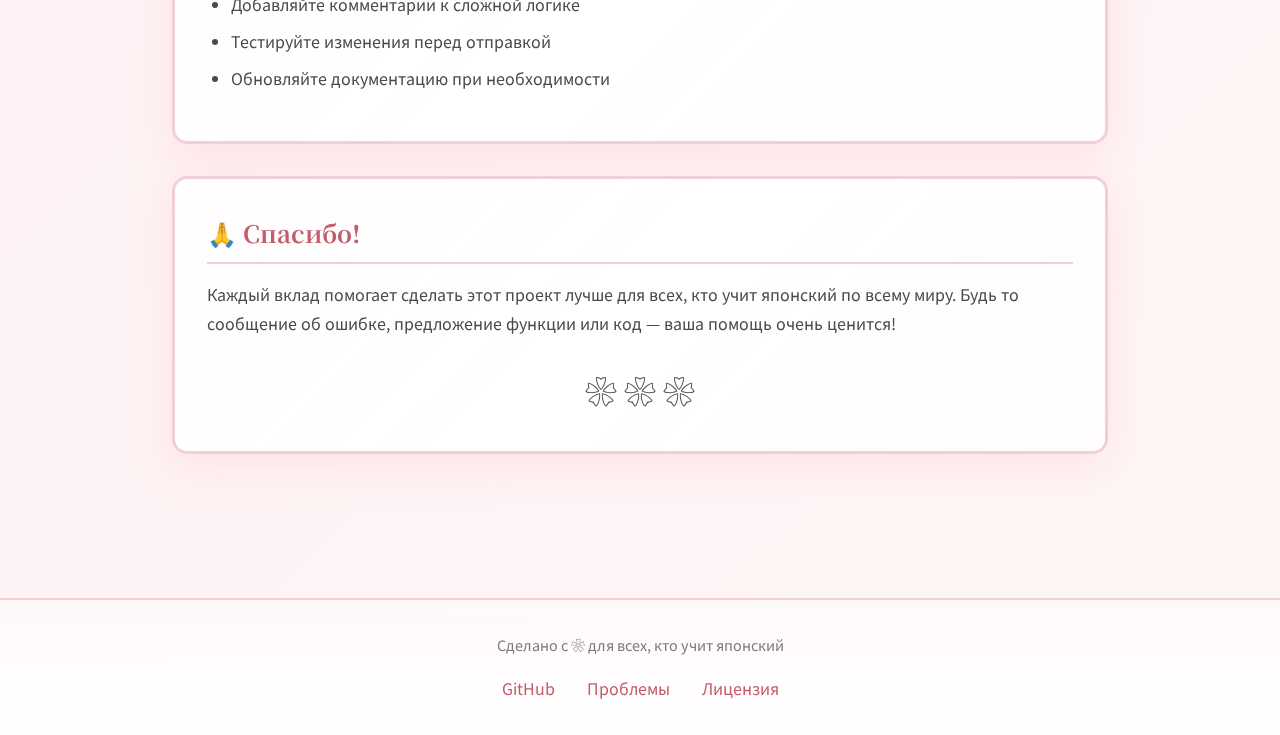
<file: docs/ru/contribute.html>
<!DOCTYPE html>
<html lang="ru">
<head>
  <meta charset="UTF-8">
  <meta name="viewport" content="width=device-width, initial-scale=1.0">
  <title>Участие - JLPT Anki Generator</title>
  <meta name="description" content="Участвуйте в развитии JLPT Anki Generator, сообщайте о проблемах, генерируйте колоды на других языках.">
  <link rel="stylesheet" href="../assets/css/style.css">
</head>
<body>
  <header>
    <div class="header-content">
      <a href="index.html" class="logo">JLPT Anki</a>
      <div class="nav-wrapper">
        <nav>
        <ul>
          <li><a href="index.html">Главная</a></li>
          <li><a href="about.html">О проекте</a></li>
          <li><a href="releases.html">Релизы</a></li>
          <li><a href="contribute.html" class="active">Участие</a></li>
        </ul>
      </nav>
        <div class="lang-switcher">
          <a href="../en/contribute.html" title="English">EN</a>
          <a href="contribute.html" class="active" title="Русский">RU</a>
        </div>
      </div>
    </div>
  </header>

  <main>
    <section class="hero">
      <h1>Участие</h1>
      <p class="subtitle">Помогите улучшить проект или создайте колоды на вашем языке</p>
    </section>

    <div class="decoration">❀ ❀ ❀</div>

    <section class="vn-box">
      <h2>🤝 Как участвовать</h2>
      <p>Есть несколько способов помочь развитию проекта:</p>
      <ul>
        <li><strong>Сообщать об ошибках:</strong> Нашли проблему? Дайте нам знать!</li>
        <li><strong>Предлагать функции:</strong> Есть идея? Мы будем рады услышать</li>
        <li><strong>Отправлять код:</strong> Улучшайте скрипты генератора</li>
        <li><strong>Документация:</strong> Помогайте улучшать руководства</li>
        <li><strong>Переводы:</strong> Создавайте колоды на других языках</li>
      </ul>
    </section>

    <section class="vn-box">
      <h2>🐛 Сообщение об ошибках</h2>
      <p>Если вы нашли ошибку или хотите предложить улучшение:</p>
      <ol>
        <li>Проверьте, не создана ли уже задача на странице <a href="https://github.com/vitaliibekshnev/jlpt_anki/issues">Issues</a></li>
        <li>Если нет, создайте новую задачу с:
          <ul>
            <li>Четким описанием проблемы</li>
            <li>Шагами для воспроизведения (если применимо)</li>
            <li>Ожидаемое и фактическое поведение</li>
            <li>Сообщения об ошибках (если есть)</li>
          </ul>
        </li>
      </ol>
      <div style="margin-top: 1rem;">
        <a href="https://github.com/vitaliibekshnev/jlpt_anki/issues/new" class="btn">Создать задачу</a>
        <a href="https://github.com/vitaliibekshnev/jlpt_anki/issues" class="btn btn-secondary">Все задачи</a>
      </div>
    </section>

    <section class="vn-box">
      <h2>💻 Разработка</h2>
      <p>Хотите улучшить генератор? Вот как:</p>
      
      <h3>Требования</h3>
      <ul>
        <li>Python 3.7 или выше</li>
        <li>Базовое понимание форматов карточек Anki</li>
        <li>Знание структуры JLPT (полезно, но не обязательно)</li>
      </ul>

      <h3>Настройка</h3>
      <pre><code># Клонируйте репозиторий
git clone https://github.com/vitaliibekshnev/jlpt_anki.git
cd jlpt_anki

# Установите зависимости (если есть)
pip install -r requirements.txt  # если доступно</code></pre>

      <h3>Внесение изменений</h3>
      <ol>
        <li>Сделайте форк репозитория</li>
        <li>Создайте ветку: <code>git checkout -b feature/ваша-фича</code></li>
        <li>Внесите изменения</li>
        <li>Протестируйте, сгенерировав колоды локально</li>
        <li>Отправьте pull request</li>
      </ol>

      <h3>Структура проекта</h3>
      <pre><code>jlpt_anki/
├── scripts/
│   ├── create_kanji_decks.py      # Генератор колод кандзи
│   ├── create_vocab_decks.py      # Генератор словарных колод
│   ├── create_tiered_decks.py     # Уровневые колоды
│   └── jmdict_utils.py            # Общие утилиты
├── .github/workflows/
│   └── build-and-release.yml      # Автоматизация релизов
└── decks/                         # Сгенерированные колоды</code></pre>

      <div style="margin-top: 1.5rem;">
        <a href="https://github.com/vitaliibekshnev/jlpt_anki/fork" class="btn">Сделать форк</a>
        <a href="https://github.com/vitaliibekshnev/jlpt_anki/pulls" class="btn btn-secondary">Pull requests</a>
      </div>
    </section>

    <section class="vn-box">
      <h2>🌍 Генерация колод на других языках</h2>
      <p>Генератор поддерживает множество языков! Вот как создать колоды на вашем языке:</p>

      <h3>Шаг 1: Скачайте словарные файлы</h3>
      <p>Получите JSON-файлы для вашего языка из <a href="https://github.com/scriptin/jmdict-simplified/releases">релизов jmdict-simplified</a>:</p>
      <ul>
        <li><code>kanjidic2-[lang]-[version].json</code> (кандзи)</li>
        <li><code>jmdict-[lang]-[version].json</code> (словарь)</li>
        <li><code>jmdict-examples-[lang]-[version].json</code> (примеры — опционально)</li>
      </ul>

      <h3>Шаг 2: Генерация колод кандзи</h3>
      <pre><code>python scripts/create_kanji_decks.py \
  -i путь/к/kanjidic2-[lang].json \
  -o директория_вывода/</code></pre>

      <h3>Шаг 3: Генерация словарных колод</h3>
      <pre><code>python scripts/create_vocab_decks.py \
  --jmdict путь/к/jmdict-[lang].json \
  --jmdict-examples путь/к/jmdict-examples-[lang].json \
  --kanjidic путь/к/kanjidic2-[lang].json \
  -o директория_вывода/ \
  --examples</code></pre>

      <h3>Шаг 4: Генерация уровневых колод</h3>
      <pre><code>python scripts/create_tiered_decks.py \
  --jmdict путь/к/jmdict-[lang].json \
  --jmdict-examples путь/к/jmdict-examples-[lang].json \
  --kanjidic путь/к/kanjidic2-[lang].json \
  -o уровневые_колоды/</code></pre>

      <h3>Доступные языки</h3>
      <p>Коды языков (проверьте <a href="https://github.com/scriptin/jmdict-simplified/releases">jmdict-simplified</a>):</p>
      <ul>
        <li>Английский (<code>jmdict-eng</code>)</li>
        <li>Русский (<code>jmdict-rus</code>)</li>
        <li>Немецкий (<code>jmdict-deu</code>)</li>
        <li>Французский (<code>jmdict-fra</code>)</li>
        <li>Испанский (<code>jmdict-spa</code>)</li>
        <li>Португальский (<code>jmdict-por</code>)</li>
        <li>Итальянский (<code>jmdict-ita</code>)</li>
        <li>Голландский (<code>jmdict-dut</code>)</li>
        <li>И другие!</li>
      </ul>

      <div style="margin-top: 1.5rem;">
        <a href="https://github.com/scriptin/jmdict-simplified/releases" class="btn">Словарные файлы</a>
      </div>
    </section>

    <section class="vn-box">
      <h2>📋 Руководство по коду</h2>
      <ul>
        <li>Следуйте руководству PEP 8 для Python</li>
        <li>Пишите понятные сообщения коммитов</li>
        <li>Добавляйте комментарии к сложной логике</li>
        <li>Тестируйте изменения перед отправкой</li>
        <li>Обновляйте документацию при необходимости</li>
      </ul>
    </section>

    <section class="vn-box">
      <h2>🙏 Спасибо!</h2>
      <p>Каждый вклад помогает сделать этот проект лучше для всех, кто учит японский по всему миру. Будь то сообщение об ошибке, предложение функции или код — ваша помощь очень ценится!</p>
      <div style="margin-top: 1.5rem; text-align: center; font-size: 2rem;">
        ❀ ❀ ❀
      </div>
    </section>
  </main>

  <footer>
    <div class="footer-content">
      <p class="footer-text">Сделано с ❀ для всех, кто учит японский</p>
      <div class="footer-links">
        <a href="https://github.com/vitaliibekshnev/jlpt_anki">GitHub</a>
        <a href="https://github.com/vitaliibekshnev/jlpt_anki/issues">Проблемы</a>
        <a href="https://github.com/vitaliibekshnev/jlpt_anki/blob/main/LICENSE">Лицензия</a>
      </div>
    </div>
  </footer>

  <script src="../assets/js/sakura.js"></script>
</body>
</html>
</file>
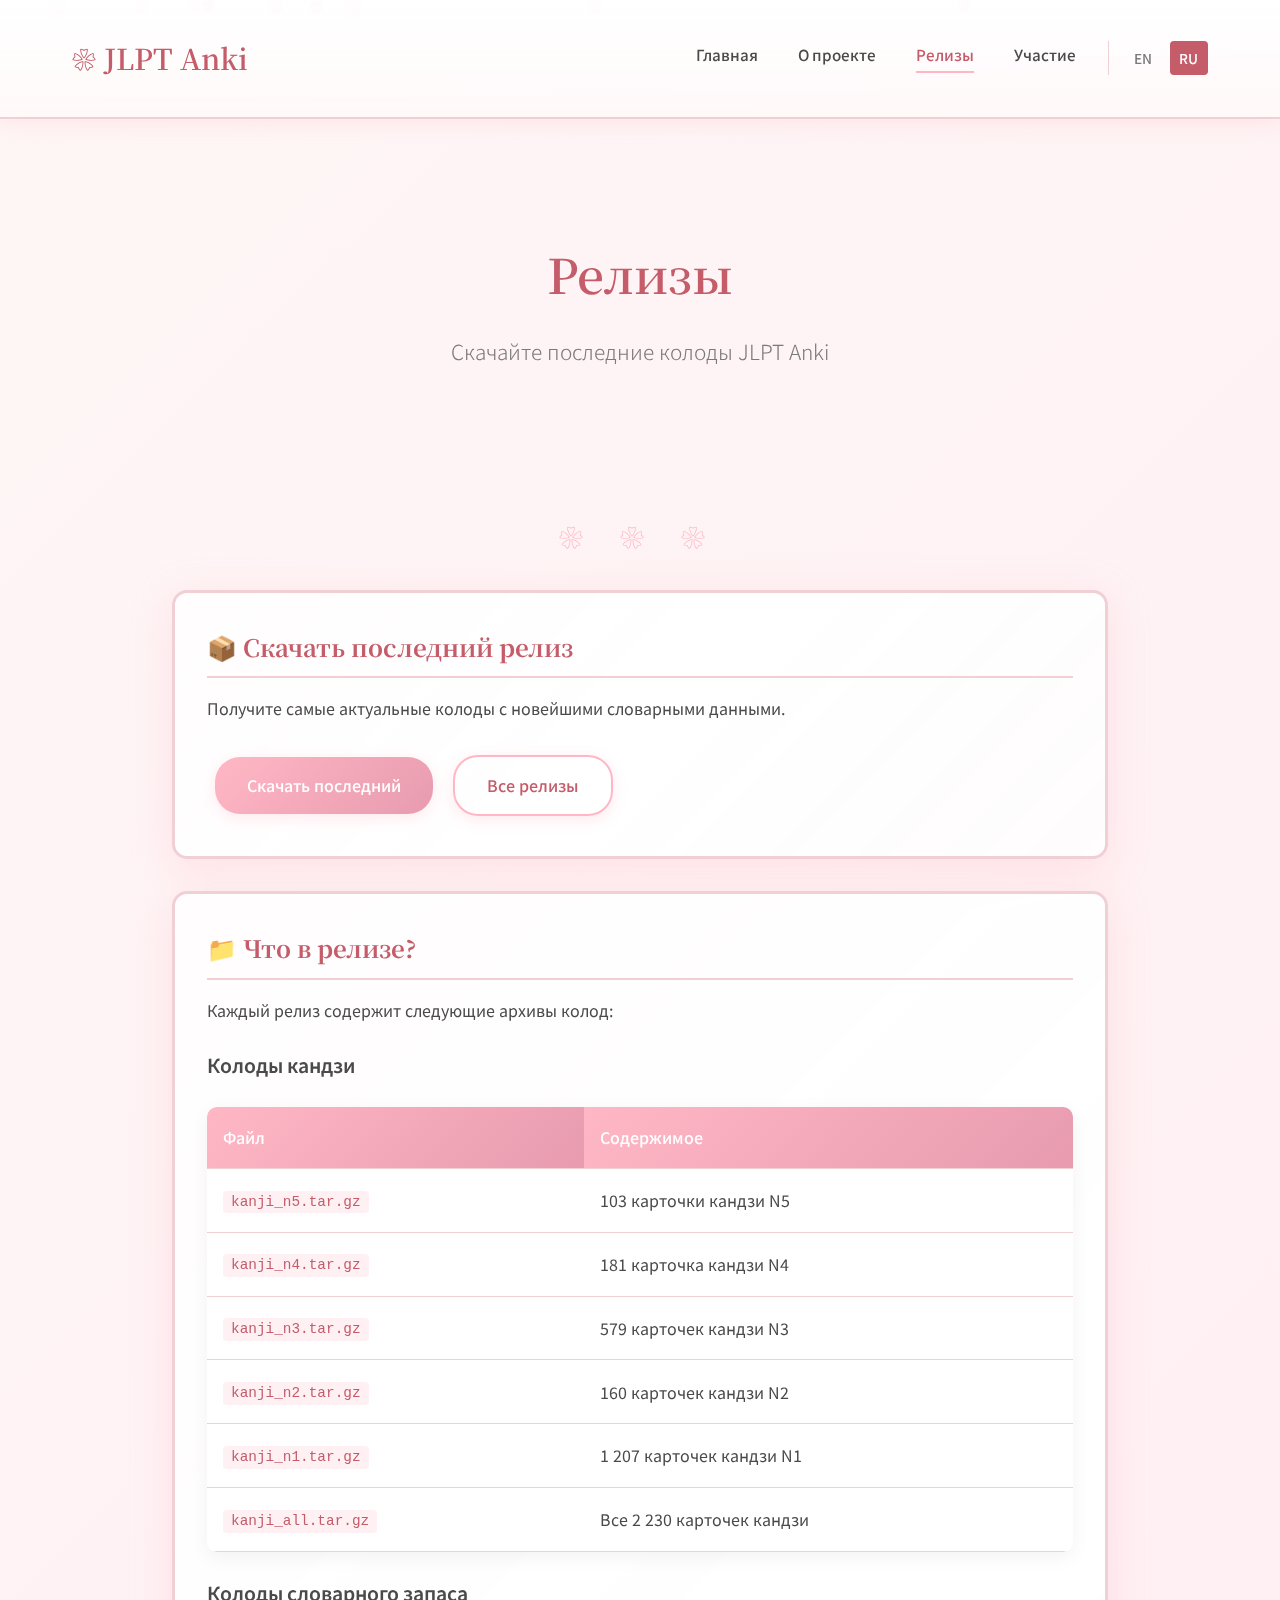
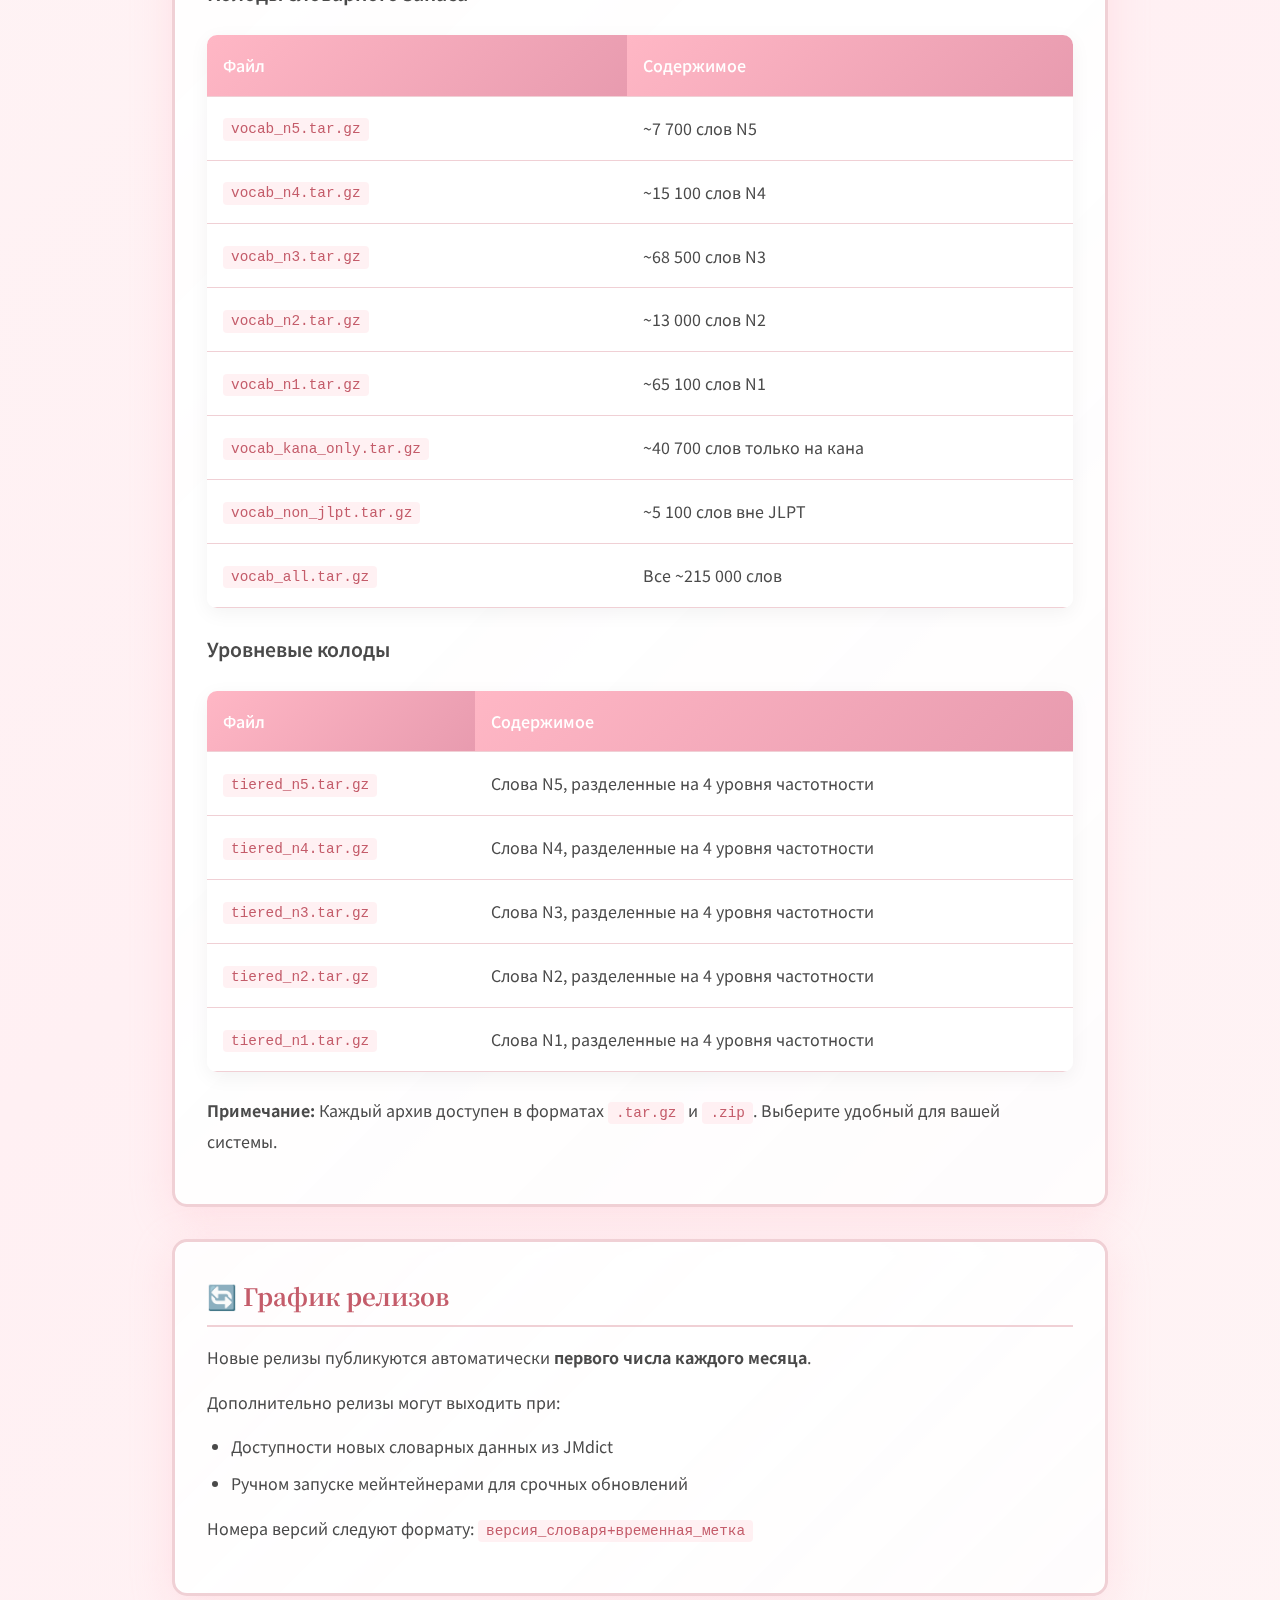
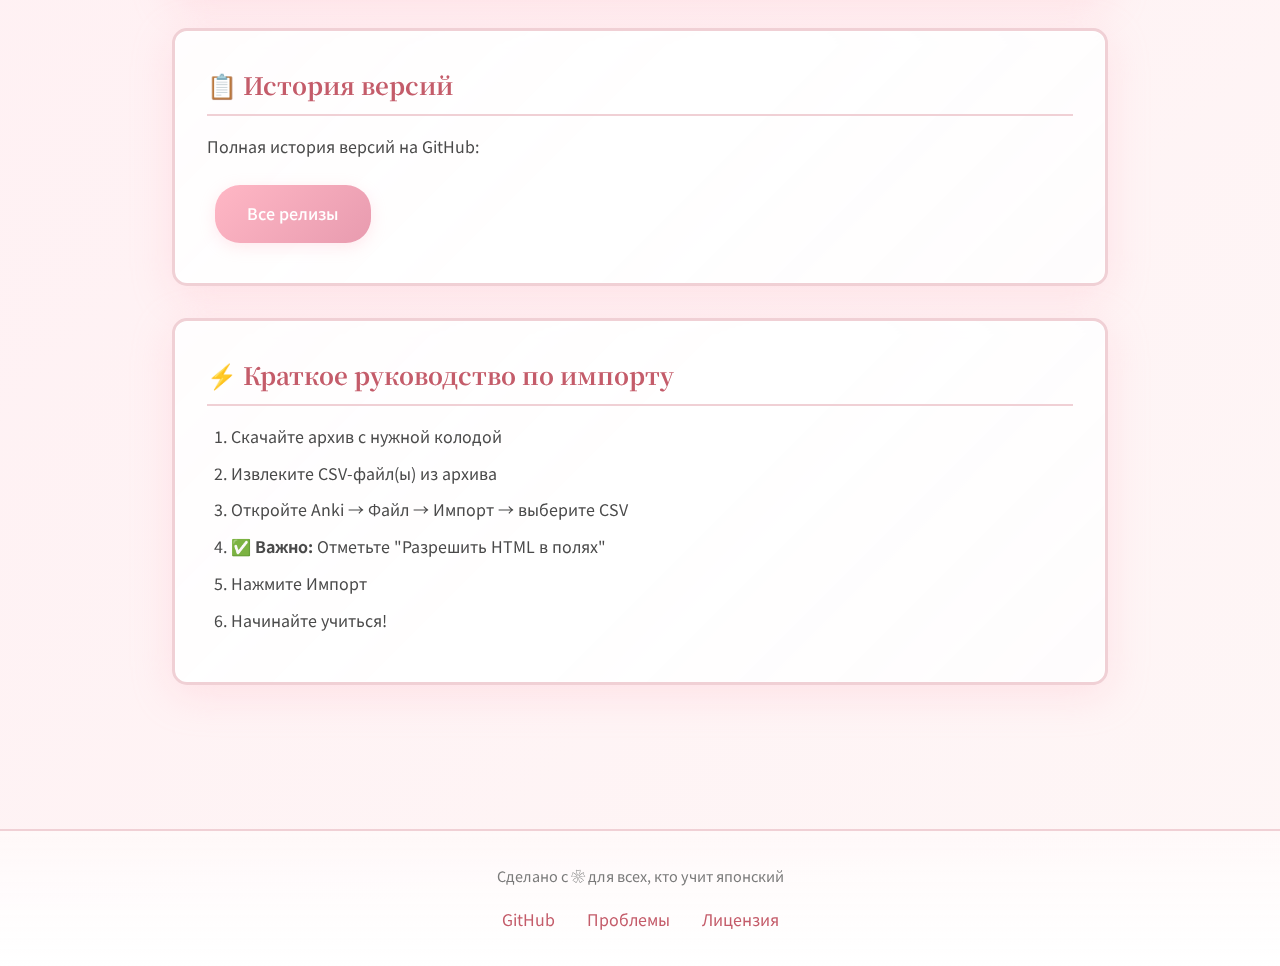
<file: docs/ru/releases.html>
<!DOCTYPE html>
<html lang="ru">
<head>
  <meta charset="UTF-8">
  <meta name="viewport" content="width=device-width, initial-scale=1.0">
  <title>Релизы - JLPT Anki Generator</title>
  <meta name="description" content="Скачайте колоды JLPT Anki — последние релизы и история версий.">
  <link rel="stylesheet" href="../assets/css/style.css">
</head>
<body>
  <header>
    <div class="header-content">
      <a href="index.html" class="logo">JLPT Anki</a>
      <div class="nav-wrapper">
        <nav>
        <ul>
          <li><a href="index.html">Главная</a></li>
          <li><a href="about.html">О проекте</a></li>
          <li><a href="releases.html" class="active">Релизы</a></li>
          <li><a href="contribute.html">Участие</a></li>
        </ul>
      </nav>
        <div class="lang-switcher">
          <a href="../en/releases.html" title="English">EN</a>
          <a href="releases.html" class="active" title="Русский">RU</a>
        </div>
      </div>
    </div>
  </header>

  <main>
    <section class="hero">
      <h1>Релизы</h1>
      <p class="subtitle">Скачайте последние колоды JLPT Anki</p>
    </section>

    <div class="decoration">❀ ❀ ❀</div>

    <section class="vn-box">
      <h2>📦 Скачать последний релиз</h2>
      <p>Получите самые актуальные колоды с новейшими словарными данными.</p>
      <div style="margin-top: 1.5rem;">
        <a href="https://github.com/vitaliibekshnev/jlpt_anki/releases/latest" class="btn">Скачать последний</a>
        <a href="https://github.com/vitaliibekshnev/jlpt_anki/releases" class="btn btn-secondary">Все релизы</a>
      </div>
    </section>

    <section class="vn-box">
      <h2>📁 Что в релизе?</h2>
      <p>Каждый релиз содержит следующие архивы колод:</p>
      
      <h3>Колоды кандзи</h3>
      <table>
        <thead>
          <tr>
            <th>Файл</th>
            <th>Содержимое</th>
          </tr>
        </thead>
        <tbody>
          <tr>
            <td><code>kanji_n5.tar.gz</code></td>
            <td>103 карточки кандзи N5</td>
          </tr>
          <tr>
            <td><code>kanji_n4.tar.gz</code></td>
            <td>181 карточка кандзи N4</td>
          </tr>
          <tr>
            <td><code>kanji_n3.tar.gz</code></td>
            <td>579 карточек кандзи N3</td>
          </tr>
          <tr>
            <td><code>kanji_n2.tar.gz</code></td>
            <td>160 карточек кандзи N2</td>
          </tr>
          <tr>
            <td><code>kanji_n1.tar.gz</code></td>
            <td>1 207 карточек кандзи N1</td>
          </tr>
          <tr>
            <td><code>kanji_all.tar.gz</code></td>
            <td>Все 2 230 карточек кандзи</td>
          </tr>
        </tbody>
      </table>

      <h3>Колоды словарного запаса</h3>
      <table>
        <thead>
          <tr>
            <th>Файл</th>
            <th>Содержимое</th>
          </tr>
        </thead>
        <tbody>
          <tr>
            <td><code>vocab_n5.tar.gz</code></td>
            <td>~7 700 слов N5</td>
          </tr>
          <tr>
            <td><code>vocab_n4.tar.gz</code></td>
            <td>~15 100 слов N4</td>
          </tr>
          <tr>
            <td><code>vocab_n3.tar.gz</code></td>
            <td>~68 500 слов N3</td>
          </tr>
          <tr>
            <td><code>vocab_n2.tar.gz</code></td>
            <td>~13 000 слов N2</td>
          </tr>
          <tr>
            <td><code>vocab_n1.tar.gz</code></td>
            <td>~65 100 слов N1</td>
          </tr>
          <tr>
            <td><code>vocab_kana_only.tar.gz</code></td>
            <td>~40 700 слов только на кана</td>
          </tr>
          <tr>
            <td><code>vocab_non_jlpt.tar.gz</code></td>
            <td>~5 100 слов вне JLPT</td>
          </tr>
          <tr>
            <td><code>vocab_all.tar.gz</code></td>
            <td>Все ~215 000 слов</td>
          </tr>
        </tbody>
      </table>

      <h3>Уровневые колоды</h3>
      <table>
        <thead>
          <tr>
            <th>Файл</th>
            <th>Содержимое</th>
          </tr>
        </thead>
        <tbody>
          <tr>
            <td><code>tiered_n5.tar.gz</code></td>
            <td>Слова N5, разделенные на 4 уровня частотности</td>
          </tr>
          <tr>
            <td><code>tiered_n4.tar.gz</code></td>
            <td>Слова N4, разделенные на 4 уровня частотности</td>
          </tr>
          <tr>
            <td><code>tiered_n3.tar.gz</code></td>
            <td>Слова N3, разделенные на 4 уровня частотности</td>
          </tr>
          <tr>
            <td><code>tiered_n2.tar.gz</code></td>
            <td>Слова N2, разделенные на 4 уровня частотности</td>
          </tr>
          <tr>
            <td><code>tiered_n1.tar.gz</code></td>
            <td>Слова N1, разделенные на 4 уровня частотности</td>
          </tr>
        </tbody>
      </table>

      <p style="margin-top: 1rem;"><strong>Примечание:</strong> Каждый архив доступен в форматах <code>.tar.gz</code> и <code>.zip</code>. Выберите удобный для вашей системы.</p>
    </section>

    <section class="vn-box">
      <h2>🔄 График релизов</h2>
      <p>Новые релизы публикуются автоматически <strong>первого числа каждого месяца</strong>.</p>
      <p>Дополнительно релизы могут выходить при:</p>
      <ul>
        <li>Доступности новых словарных данных из JMdict</li>
        <li>Ручном запуске мейнтейнерами для срочных обновлений</li>
      </ul>
      <p>Номера версий следуют формату: <code>версия_словаря+временная_метка</code></p>
    </section>

    <section class="vn-box">
      <h2>📋 История версий</h2>
      <p>Полная история версий на GitHub:</p>
      <div style="margin-top: 1rem;">
        <a href="https://github.com/vitaliibekshnev/jlpt_anki/releases" class="btn">Все релизы</a>
      </div>
    </section>

    <section class="vn-box">
      <h2>⚡ Краткое руководство по импорту</h2>
      <ol>
        <li>Скачайте архив с нужной колодой</li>
        <li>Извлеките CSV-файл(ы) из архива</li>
        <li>Откройте Anki → Файл → Импорт → выберите CSV</li>
        <li>✅ <strong>Важно:</strong> Отметьте "Разрешить HTML в полях"</li>
        <li>Нажмите Импорт</li>
        <li>Начинайте учиться!</li>
      </ol>
    </section>
  </main>

  <footer>
    <div class="footer-content">
      <p class="footer-text">Сделано с ❀ для всех, кто учит японский</p>
      <div class="footer-links">
        <a href="https://github.com/vitaliibekshnev/jlpt_anki">GitHub</a>
        <a href="https://github.com/vitaliibekshnev/jlpt_anki/issues">Проблемы</a>
        <a href="https://github.com/vitaliibekshnev/jlpt_anki/blob/main/LICENSE">Лицензия</a>
      </div>
    </div>
  </footer>

  <script src="../assets/js/sakura.js"></script>
</body>
</html>
</file>
<file: docs/assets/css/style.css>
/* JLPT Anki Generator - Japanese Visual Novel Style */

@import url('https://fonts.googleapis.com/css2?family=Noto+Sans+JP:wght@300;400;500;700&family=Noto+Serif+JP:wght@400;600&display=swap');

:root {
  --bg-primary: #fef6f6;
  --bg-secondary: #fff9f9;
  --text-primary: #4a4a4a;
  --text-secondary: #7a7a7a;
  --accent-pink: #ffb7c5;
  --accent-dark: #e89baf;
  --accent-red: #c45c6a;
  --border-color: #f0d0d5;
  --shadow-soft: rgba(255, 183, 197, 0.3);
  --vn-box-bg: rgba(255, 255, 255, 0.95);
}

* {
  margin: 0;
  padding: 0;
  box-sizing: border-box;
}

body {
  font-family: 'Noto Sans JP', sans-serif;
  background: linear-gradient(135deg, #fef6f6 0%, #fff0f3 50%, #fef6f6 100%);
  color: var(--text-primary);
  line-height: 1.8;
  min-height: 100vh;
  position: relative;
  overflow-x: hidden;
}

/* Sakura Background Animation */
.sakura-container {
  position: fixed;
  top: 0;
  left: 0;
  width: 100%;
  height: 100%;
  pointer-events: none;
  z-index: 0;
  overflow: hidden;
}

.sakura-petal {
  position: absolute;
  width: 20px;
  height: 20px;
  background: linear-gradient(135deg, var(--accent-pink) 0%, var(--accent-dark) 100%);
  border-radius: 50% 0 50% 50%;
  opacity: 0.6;
  animation: fall linear infinite;
}

@keyframes fall {
  0% {
    transform: translateY(-100px) rotate(0deg);
    opacity: 0.8;
  }
  100% {
    transform: translateY(calc(100vh + 100px)) rotate(720deg);
    opacity: 0.3;
  }
}

/* Header */
header {
  position: relative;
  z-index: 10;
  background: linear-gradient(180deg, rgba(255, 255, 255, 0.95) 0%, rgba(255, 249, 249, 0.9) 100%);
  border-bottom: 2px solid var(--border-color);
  padding: 1.5rem 0;
  box-shadow: 0 2px 20px var(--shadow-soft);
}

.header-content {
  max-width: 1200px;
  margin: 0 auto;
  padding: 0 2rem;
  display: flex;
  justify-content: space-between;
  align-items: center;
  flex-wrap: wrap;
  gap: 1rem;
}

.nav-wrapper {
  display: flex;
  align-items: center;
  gap: 1rem;
}

.logo {
  font-family: 'Noto Serif JP', serif;
  font-size: 1.8rem;
  font-weight: 600;
  color: var(--accent-red);
  text-decoration: none;
  display: flex;
  align-items: center;
  gap: 0.5rem;
}

.logo::before {
  content: '❀';
  font-size: 1.5rem;
}

/* Navigation */
nav ul {
  display: flex;
  gap: 2.5rem;
  list-style: none;
}

nav a {
  text-decoration: none;
  color: var(--text-primary);
  font-weight: 500;
  font-size: 0.95rem;
  position: relative;
  padding: 0.5rem 0;
  transition: color 0.3s ease;
}

nav a::after {
  content: '';
  position: absolute;
  bottom: 0;
  left: 0;
  width: 0;
  height: 2px;
  background: var(--accent-pink);
  transition: width 0.3s ease;
}

nav a:hover {
  color: var(--accent-red);
}

nav a:hover::after,
nav a.active::after {
  width: 100%;
}

nav a.active {
  color: var(--accent-red);
}

/* Language Switcher */
.lang-switcher {
  display: flex;
  gap: 0.5rem;
  align-items: center;
  margin-left: 1rem;
  padding-left: 1rem;
  border-left: 1px solid var(--border-color);
}

.lang-switcher a {
  text-decoration: none;
  color: var(--text-secondary);
  font-size: 0.85rem;
  font-weight: 500;
  padding: 0.3rem 0.6rem;
  border-radius: 4px;
  transition: all 0.3s ease;
}

.lang-switcher a:hover {
  background: var(--accent-pink);
  color: white;
}

.lang-switcher a.active {
  background: var(--accent-red);
  color: white;
}

/* Main Content */
main {
  position: relative;
  z-index: 10;
  max-width: 1000px;
  margin: 0 auto;
  padding: 3rem 2rem;
}

/* Hero Section */
.hero {
  text-align: center;
  padding: 4rem 2rem;
  margin-bottom: 3rem;
}

.hero h1 {
  font-family: 'Noto Serif JP', serif;
  font-size: 3rem;
  color: var(--accent-red);
  margin-bottom: 1rem;
  font-weight: 600;
}

.hero .subtitle {
  font-size: 1.3rem;
  color: var(--text-secondary);
  margin-bottom: 2rem;
  font-weight: 300;
}

.hero .jp-text {
  font-family: 'Noto Serif JP', serif;
  font-size: 1.1rem;
  color: var(--accent-dark);
  margin-bottom: 2rem;
}

/* Visual Novel Style Box */
.vn-box {
  background: var(--vn-box-bg);
  border: 3px solid var(--border-color);
  border-radius: 15px;
  padding: 2rem;
  margin: 2rem 0;
  box-shadow: 
    0 10px 40px var(--shadow-soft),
    inset 0 0 0 1px rgba(255, 255, 255, 0.5);
  position: relative;
}

.vn-box::before {
  content: '';
  position: absolute;
  top: -3px;
  left: -3px;
  right: -3px;
  bottom: -3px;
  background: linear-gradient(135deg, var(--accent-pink) 0%, transparent 50%, var(--accent-dark) 100%);
  border-radius: 17px;
  z-index: -1;
  opacity: 0.5;
}

.vn-box h2 {
  font-family: 'Noto Serif JP', serif;
  font-size: 1.5rem;
  color: var(--accent-red);
  margin-bottom: 1rem;
  padding-bottom: 0.5rem;
  border-bottom: 2px solid var(--border-color);
}

.vn-box h3 {
  font-size: 1.2rem;
  color: var(--text-primary);
  margin: 1.5rem 0 0.8rem;
  font-weight: 600;
}

.vn-box p {
  margin-bottom: 1rem;
  color: var(--text-primary);
}

/* Buttons */
.btn {
  display: inline-block;
  padding: 0.9rem 2rem;
  background: linear-gradient(135deg, var(--accent-pink) 0%, var(--accent-dark) 100%);
  color: white;
  text-decoration: none;
  border-radius: 25px;
  font-weight: 500;
  transition: all 0.3s ease;
  border: none;
  cursor: pointer;
  box-shadow: 0 4px 15px var(--shadow-soft);
  margin: 0.5rem;
}

.btn:hover {
  transform: translateY(-2px);
  box-shadow: 0 6px 20px var(--shadow-soft);
  background: linear-gradient(135deg, var(--accent-dark) 0%, var(--accent-red) 100%);
}

.btn-secondary {
  background: transparent;
  border: 2px solid var(--accent-pink);
  color: var(--accent-red);
}

.btn-secondary:hover {
  background: var(--accent-pink);
  color: white;
}

/* Feature Cards */
.features {
  display: grid;
  grid-template-columns: repeat(auto-fit, minmax(280px, 1fr));
  gap: 2rem;
  margin: 3rem 0;
}

.feature-card {
  background: var(--vn-box-bg);
  border: 2px solid var(--border-color);
  border-radius: 12px;
  padding: 1.8rem;
  text-align: center;
  transition: all 0.3s ease;
  box-shadow: 0 5px 20px rgba(0, 0, 0, 0.05);
}

.feature-card:hover {
  transform: translateY(-5px);
  box-shadow: 0 10px 30px var(--shadow-soft);
  border-color: var(--accent-pink);
}

.feature-icon {
  font-size: 2.5rem;
  margin-bottom: 1rem;
}

.feature-card h3 {
  font-family: 'Noto Serif JP', serif;
  color: var(--accent-red);
  margin-bottom: 0.8rem;
  font-size: 1.3rem;
}

.feature-card p {
  color: var(--text-secondary);
  font-size: 0.95rem;
}

/* Stats Section */
.stats {
  display: grid;
  grid-template-columns: repeat(auto-fit, minmax(150px, 1fr));
  gap: 1.5rem;
  margin: 3rem 0;
  text-align: center;
}

.stat-item {
  background: var(--vn-box-bg);
  border: 2px solid var(--border-color);
  border-radius: 12px;
  padding: 1.5rem;
  box-shadow: 0 5px 20px rgba(0, 0, 0, 0.05);
}

.stat-number {
  font-family: 'Noto Serif JP', serif;
  font-size: 2.5rem;
  color: var(--accent-red);
  font-weight: 600;
  display: block;
}

.stat-label {
  color: var(--text-secondary);
  font-size: 0.9rem;
  margin-top: 0.3rem;
}

/* Tables */
table {
  width: 100%;
  border-collapse: collapse;
  margin: 1.5rem 0;
  background: var(--vn-box-bg);
  border-radius: 10px;
  overflow: hidden;
  box-shadow: 0 5px 20px rgba(0, 0, 0, 0.05);
}

th, td {
  padding: 1rem;
  text-align: left;
  border-bottom: 1px solid var(--border-color);
}

th {
  background: linear-gradient(135deg, var(--accent-pink) 0%, var(--accent-dark) 100%);
  color: white;
  font-weight: 500;
}

tr:hover {
  background: rgba(255, 183, 197, 0.1);
}

/* Lists */
ul, ol {
  margin: 1rem 0 1rem 1.5rem;
}

li {
  margin-bottom: 0.5rem;
}

/* Code blocks */
code {
  background: rgba(255, 183, 197, 0.2);
  padding: 0.2rem 0.5rem;
  border-radius: 4px;
  font-family: 'Courier New', monospace;
  font-size: 0.9em;
  color: var(--accent-red);
}

pre {
  background: #f8f4f5;
  padding: 1.5rem;
  border-radius: 10px;
  overflow-x: auto;
  border: 1px solid var(--border-color);
  margin: 1rem 0;
}

pre code {
  background: none;
  padding: 0;
  color: var(--text-primary);
}

/* Footer */
footer {
  position: relative;
  z-index: 10;
  background: linear-gradient(180deg, rgba(255, 249, 249, 0.9) 0%, rgba(255, 255, 255, 0.95) 100%);
  border-top: 2px solid var(--border-color);
  padding: 2rem;
  text-align: center;
  margin-top: 4rem;
}

.footer-content {
  max-width: 1200px;
  margin: 0 auto;
}

.footer-text {
  color: var(--text-secondary);
  font-size: 0.9rem;
  margin-bottom: 1rem;
}

.footer-links {
  display: flex;
  justify-content: center;
  gap: 2rem;
  margin-top: 1rem;
}

.footer-links a {
  color: var(--accent-red);
  text-decoration: none;
  transition: color 0.3s ease;
}

.footer-links a:hover {
  color: var(--accent-dark);
}

/* Releases Page */
.release-card {
  background: var(--vn-box-bg);
  border: 2px solid var(--border-color);
  border-radius: 15px;
  padding: 2rem;
  margin-bottom: 2rem;
  box-shadow: 0 5px 20px rgba(0, 0, 0, 0.05);
  transition: all 0.3s ease;
}

.release-card:hover {
  box-shadow: 0 10px 30px var(--shadow-soft);
  border-color: var(--accent-pink);
}

.release-header {
  display: flex;
  justify-content: space-between;
  align-items: center;
  margin-bottom: 1rem;
  flex-wrap: wrap;
  gap: 1rem;
}

.release-version {
  font-family: 'Noto Serif JP', serif;
  font-size: 1.5rem;
  color: var(--accent-red);
  font-weight: 600;
}

.release-date {
  color: var(--text-secondary);
  font-size: 0.9rem;
}

.release-badge {
  display: inline-block;
  padding: 0.3rem 0.8rem;
  background: var(--accent-pink);
  color: white;
  border-radius: 20px;
  font-size: 0.8rem;
  font-weight: 500;
}

.release-badge.latest {
  background: var(--accent-red);
}

/* Responsive */
@media (max-width: 768px) {
  .header-content {
    flex-direction: column;
    gap: 1rem;
  }

  nav ul {
    gap: 1.5rem;
  }

  .hero h1 {
    font-size: 2rem;
  }

  .hero .subtitle {
    font-size: 1.1rem;
  }

  .features {
    grid-template-columns: 1fr;
  }

  .stats {
    grid-template-columns: repeat(2, 1fr);
  }

  .release-header {
    flex-direction: column;
    align-items: flex-start;
  }
}

/* Decorative Elements */
.decoration {
  text-align: center;
  margin: 2rem 0;
  color: var(--accent-pink);
  font-size: 1.5rem;
  letter-spacing: 1rem;
}

/* Scrollbar */
::-webkit-scrollbar {
  width: 10px;
}

::-webkit-scrollbar-track {
  background: var(--bg-primary);
}

::-webkit-scrollbar-thumb {
  background: var(--accent-pink);
  border-radius: 5px;
}

::-webkit-scrollbar-thumb:hover {
  background: var(--accent-dark);
}

/* Loading animation for buttons */
@keyframes pulse {
  0%, 100% {
    transform: scale(1);
  }
  50% {
    transform: scale(1.05);
  }
}

.btn.loading {
  animation: pulse 1.5s ease-in-out infinite;
}
</file>
